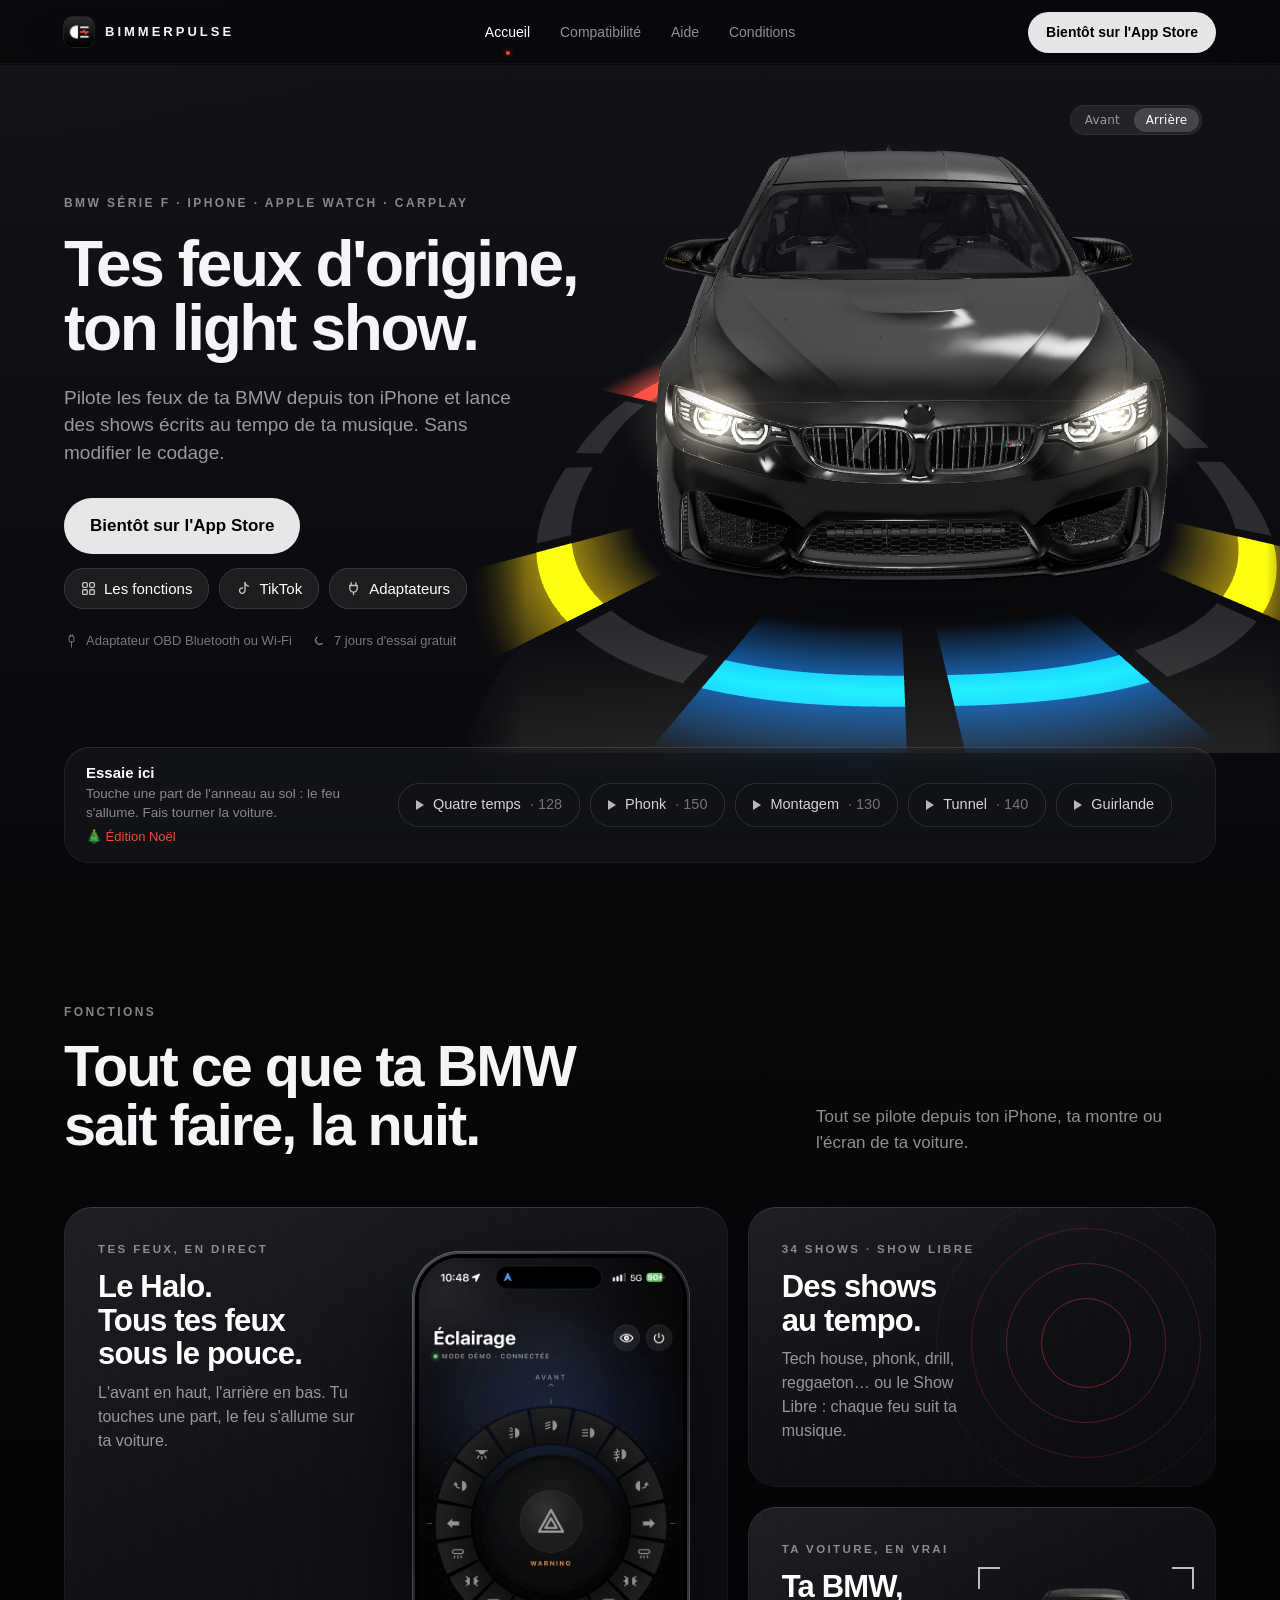
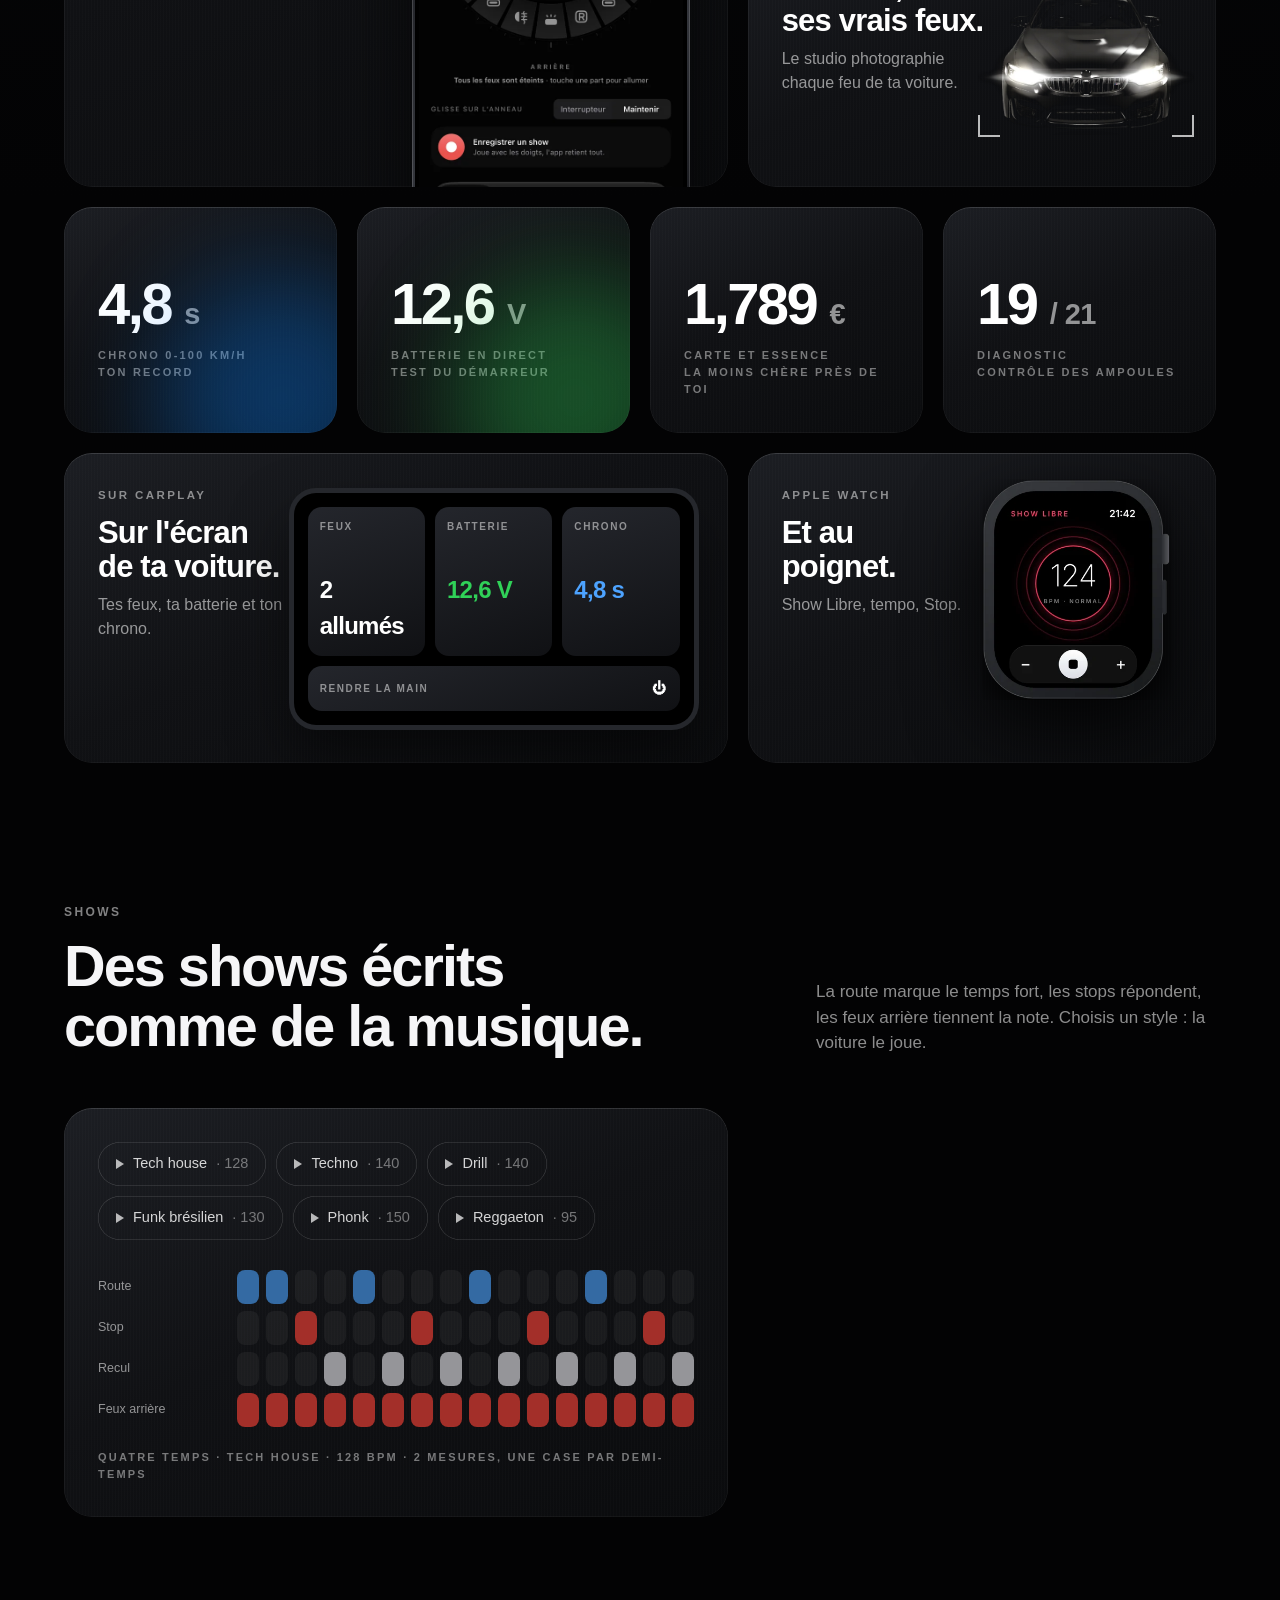
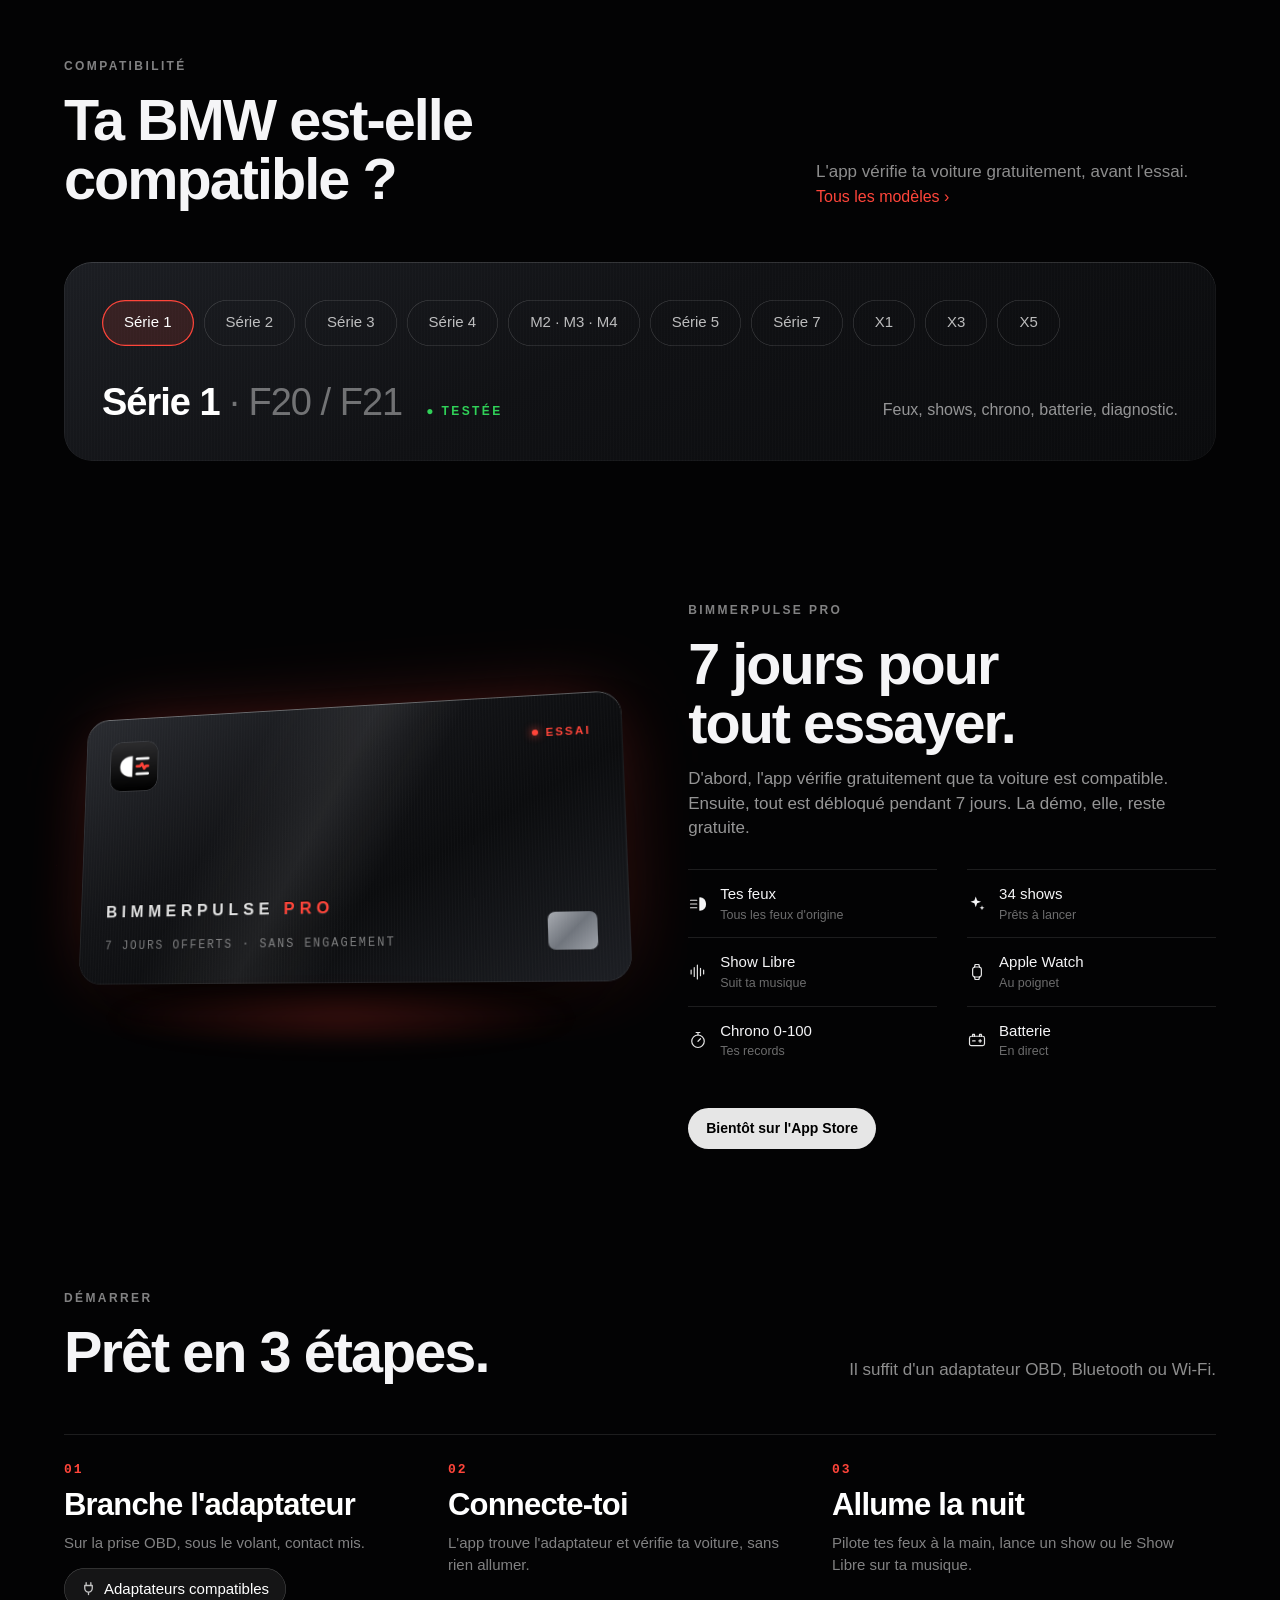
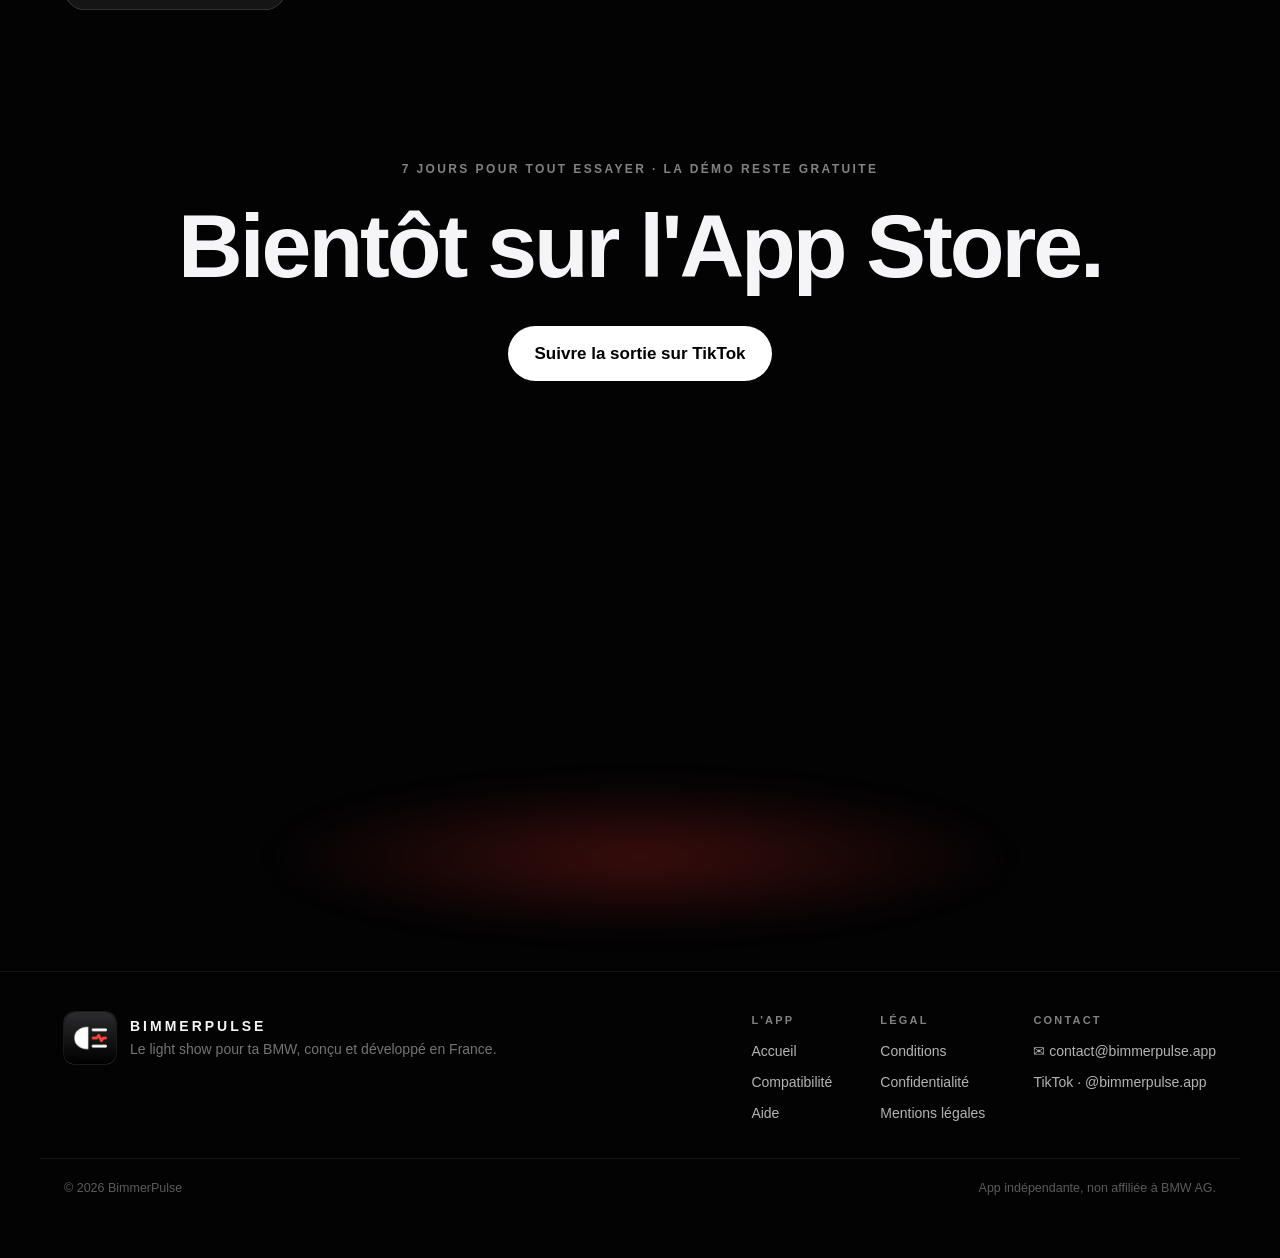
<file: index.html>
<!doctype html><html lang="fr"><head><meta charset="utf-8"><meta name="viewport" content="width=device-width,initial-scale=1"><meta http-equiv="Content-Security-Policy" content="default-src 'self'; script-src 'self' 'wasm-unsafe-eval'; style-src 'self' 'unsafe-inline'; img-src 'self' data: blob:; connect-src 'self' blob:; object-src 'none'; base-uri 'self' https://bimmerpulse.app/; form-action 'none'; upgrade-insecure-requests"><meta name="referrer" content="strict-origin-when-cross-origin"><title>BimmerPulse · Light show pour ta BMW série F</title><meta name="description" content="Pilote les feux de ta BMW série F depuis ton iPhone, lance des light shows écrits au tempo de ta musique, sans modifier le codage."><meta property="og:title" content="BimmerPulse · Light show pour ta BMW série F"><meta property="og:description" content="Pilote les feux de ta BMW série F depuis ton iPhone, lance des light shows écrits au tempo de ta musique, sans modifier le codage."><meta property="og:type" content="website"><meta property="og:url" content="https://bimmerpulse.app/"><link rel="canonical" href="https://bimmerpulse.app/"><meta property="og:image" content="https://bimmerpulse.app/assets/img/partage.jpg?v=8158f129"><meta property="og:image:width" content="1200"><meta property="og:image:height" content="630"><meta name="twitter:card" content="summary_large_image"><meta name="theme-color" content="#000000"><link rel="icon" href="assets/img/icone.png?v=67a4bd5c"><link rel="apple-touch-icon" href="assets/img/icone.png?v=67a4bd5c"><script src="assets/theme.js?v=6e162d72"></script><link rel="stylesheet" href="assets/style.css?v=6f36b2f8"></head><body><header><div class="wrap"><a class="brand" href="index.html"><img src="assets/img/icone.png?v=67a4bd5c" alt="" width="30" height="30">BimmerPulse</a><nav><a href="index.html" class="on" aria-current="page">Accueil</a><a href="compatibilite.html">Compatibilité</a><a href="aide.html">Aide</a><a href="legal.html">Conditions</a></nav><span class="cta off">Bientôt sur l'App Store</span></div></header><main class="nx rf"><section class="rf-hero"><div class="wrap">
<div class="rf-top"><div class="rf-txt"><div class="caps">BMW série F · iPhone · Apple Watch · CarPlay</div>
<h1>Tes feux d'origine,<br>ton light show.</h1>
<p class="lead">Pilote les feux de ta BMW depuis ton iPhone et lance des shows écrits au tempo de ta musique. Sans modifier le codage.</p>
<div class="nx-act"><span class="cta big off">Bientôt sur l'App Store</span></div>
<div class="rf-pills"><a class="rf-pill" href="#fonctions" aria-label="Voir les fonctions"><svg viewBox="0 0 16 16" width="15" height="15" fill="none" stroke="currentColor" stroke-width="1.4" stroke-linecap="round" stroke-linejoin="round" aria-hidden="true"><rect x="1.7" y="1.7" width="5" height="5" rx="1.3"/><rect x="9.3" y="1.7" width="5" height="5" rx="1.3"/><rect x="1.7" y="9.3" width="5" height="5" rx="1.3"/><rect x="9.3" y="9.3" width="5" height="5" rx="1.3"/></svg><span class="l">Les fonctions</span><span class="c">Fonctions</span></a><a class="rf-pill" href="https://www.tiktok.com/@bimmerpulse.app" target="_blank" rel="noopener" aria-label="Suivre la sortie sur TikTok"><svg viewBox="0 0 16 16" width="15" height="15" fill="none" stroke="currentColor" stroke-width="1.4" stroke-linecap="round" stroke-linejoin="round" aria-hidden="true"><path d="M9.6 1.8v8.4a2.9 2.9 0 1 1-2.3-2.8"/><path d="M9.6 1.8c.3 2 1.7 3.4 3.7 3.6"/></svg><span>TikTok</span></a><a class="rf-pill" href="compatibilite.html#adaptateurs" aria-label="Choisir mon adaptateur"><svg viewBox="0 0 16 16" width="15" height="15" fill="none" stroke="currentColor" stroke-width="1.4" stroke-linecap="round" stroke-linejoin="round" aria-hidden="true"><path d="M5.5 1.8v3M10.5 1.8v3M4 4.8h8v3a4 4 0 0 1-8 0zM8 11.8v2.6"/></svg><span>Adaptateurs</span></a></div>
<div class="nx-sous"><span><svg viewBox="0 0 32 32" width="15" height="15" fill="none" stroke="currentColor" stroke-width="1.9" stroke-linecap="round" stroke-linejoin="round" aria-hidden="true"><rect x="11" y="4" width="10" height="13" rx="2"/><path d="M14 4V2M18 4V2M16 17v11"/></svg>Adaptateur OBD Bluetooth ou Wi-Fi</span><span><svg viewBox="0 0 32 32" width="15" height="15" fill="none" stroke="currentColor" stroke-width="1.9" stroke-linecap="round" stroke-linejoin="round" aria-hidden="true"><path d="M22 20.5A9 9 0 0 1 11.5 6 9 9 0 1 0 22 20.5z"/></svg>7 jours d'essai gratuit</span></div></div>
<div class="rf-slot" id="slot-hero" data-a="0" data-swing="64"><div class="stage"><div class="car" role="img" aria-label="Voiture vue de face"><img class="base" data-src="assets/car/photo-front-off.webp?v=a5b0f169" alt=""><img class="lamp" data-id="f:drl-screenLeft" data-src="assets/car/photo-front-drl-screenLeft.webp?v=a40128eb" alt="" decoding="async"><img class="lamp" data-id="f:drl-screenRight" data-src="assets/car/photo-front-drl-screenRight.webp?v=353fad5e" alt="" decoding="async"><img class="lamp" data-id="f:low-screenLeft" data-src="assets/car/photo-front-low-screenLeft.webp?v=89714e93" alt="" decoding="async"><img class="lamp" data-id="f:low-screenRight" data-src="assets/car/photo-front-low-screenRight.webp?v=e4ed2316" alt="" decoding="async"><img class="lamp" data-id="f:high-screenLeft" data-src="assets/car/photo-front-high-screenLeft.webp?v=07f35456" alt="" decoding="async"><img class="lamp" data-id="f:high-screenRight" data-src="assets/car/photo-front-high-screenRight.webp?v=b7ce3f3e" alt="" decoding="async"><img class="lamp" data-id="f:fog-screenLeft" data-src="assets/car/photo-front-fog-screenLeft.webp?v=87f8d20e" alt="" decoding="async"><img class="lamp" data-id="f:fog-screenRight" data-src="assets/car/photo-front-fog-screenRight.webp?v=3f9e915f" alt="" decoding="async"><img class="lamp" data-id="f:indicator-screenLeft" data-src="assets/car/photo-front-indicator-screenLeft.webp?v=65b48d0c" alt="" decoding="async"><img class="lamp" data-id="f:indicator-screenRight" data-src="assets/car/photo-front-indicator-screenRight.webp?v=aaab76f1" alt="" decoding="async"><img class="lamp" data-id="f:interior" data-src="assets/car/photo-front-interior.webp?v=ef7b3670" alt="" decoding="async"></div><div class="car" role="img" aria-label="Voiture vue de dos"><img class="base" data-src="assets/car/photo-rear-off.webp?v=ff8c7cd8" alt=""><img class="lamp" data-id="r:tail-screenLeft" data-src="assets/car/photo-rear-tail-screenLeft.webp?v=6382d68e" alt="" decoding="async"><img class="lamp" data-id="r:tail-screenRight" data-src="assets/car/photo-rear-tail-screenRight.webp?v=645a77eb" alt="" decoding="async"><img class="lamp" data-id="r:indicator-screenLeft" data-src="assets/car/photo-rear-indicator-screenLeft.webp?v=1ed4037c" alt="" decoding="async"><img class="lamp" data-id="r:indicator-screenRight" data-src="assets/car/photo-rear-indicator-screenRight.webp?v=1c9835c5" alt="" decoding="async"><img class="lamp" data-id="r:reverse-screenLeft" data-src="assets/car/photo-rear-reverse-screenLeft.webp?v=6d0d1dee" alt="" decoding="async"><img class="lamp" data-id="r:reverse-screenRight" data-src="assets/car/photo-rear-reverse-screenRight.webp?v=0c73479a" alt="" decoding="async"><img class="lamp" data-id="r:brake" data-src="assets/car/photo-rear-brake.webp?v=7abec796" alt="" decoding="async"><img class="lamp" data-id="r:fog" data-src="assets/car/photo-rear-fog.webp?v=7f518057" alt="" decoding="async"><img class="lamp" data-id="r:interior" data-src="assets/car/photo-rear-interior.webp?v=6149547d" alt="" decoding="async"></div><canvas class="fx" aria-hidden="true"></canvas></div></div></div>
<div class="rf-halo"><svg viewBox="0 0 320 320" role="group" aria-label="Halo : les feux de la voiture"><path class="hp" data-l="low" style="--c:#0a84ff" d="M164.08 4.05A156 156 0 0 1 215.91 14.36L196.55 64.77A102 102 0 0 0 162.67 58.03Z" tabindex="0" role="button" aria-pressed="false" aria-label="Croisement"/><svg viewBox="0 0 32 32" class="hi" x="174.2" y="22.5" width="22" height="22" fill="none" stroke="currentColor" stroke-width="2.4" stroke-linecap="round" stroke-linejoin="round"><path d="M19 6c5.5 0 9 4.5 9 10s-3.5 10-9 10z" fill="currentColor"/><path d="M14 9 5 12M14 14.5 5 17.5M14 20 5 23"/></svg><path class="hp" data-l="high" style="--c:#4da3ff" d="M223.45 17.49A156 156 0 0 1 267.38 46.84L230.21 86.01A102 102 0 0 0 201.49 66.82Z" tabindex="0" role="button" aria-pressed="false" aria-label="Route"/><svg viewBox="0 0 32 32" class="hi" x="220.7" y="41.7" width="22" height="22" fill="none" stroke="currentColor" stroke-width="2.4" stroke-linecap="round" stroke-linejoin="round"><path d="M19 6c5.5 0 9 4.5 9 10s-3.5 10-9 10z" fill="currentColor"/><path d="M14 10H4M14 16H4M14 22H4"/></svg><path class="hp" data-l="drl" style="--c:#ffd60a" d="M273.16 52.62A156 156 0 0 1 302.51 96.55L253.18 118.51A102 102 0 0 0 233.99 89.79Z" tabindex="0" role="button" aria-pressed="false" aria-label="Feux de jour"/><svg viewBox="0 0 32 32" class="hi" x="256.3" y="77.3" width="22" height="22" fill="none" stroke="currentColor" stroke-width="2.4" stroke-linecap="round" stroke-linejoin="round"><path d="M19 6c5.5 0 9 4.5 9 10s-3.5 10-9 10z" fill="currentColor"/><path d="M14 8.5 9.5 6M14 13 8.5 12M14 19 8.5 20M14 23.5 9.5 26"/></svg><path class="hp" data-l="inside" style="--c:#bfd9ff" d="M305.64 104.09A156 156 0 0 1 315.95 155.92L261.97 157.33A102 102 0 0 0 255.23 123.45Z" tabindex="0" role="button" aria-pressed="false" aria-label="Intérieur"/><svg viewBox="0 0 32 32" class="hi" x="275.5" y="123.8" width="22" height="22" fill="none" stroke="currentColor" stroke-width="2.4" stroke-linecap="round" stroke-linejoin="round"><path d="M5 9h22"/><path d="M9 9.5h14a7 7 0 0 1-14 0z" fill="currentColor"/><path d="M16 21v5M10 19.5l-2.5 4M22 19.5l2.5 4"/></svg><path class="hp" data-l="indR" style="--c:#ff9f0a" d="M315.95 164.08A156 156 0 0 1 305.64 215.91L255.23 196.55A102 102 0 0 0 261.97 162.67Z" tabindex="0" role="button" aria-pressed="false" aria-label="Clignotant droit"/><svg viewBox="0 0 32 32" class="hi" x="275.5" y="174.2" width="22" height="22" fill="none" stroke="currentColor" stroke-width="2.4" stroke-linecap="round" stroke-linejoin="round"><path transform="translate(32 0) scale(-1 1)" d="M4 16 14 6v6h14v8H14v6z" fill="currentColor"/></svg><path class="hp" data-l="tail" style="--c:#ff453a" d="M302.51 223.45A156 156 0 0 1 273.16 267.38L233.99 230.21A102 102 0 0 0 253.18 201.49Z" tabindex="0" role="button" aria-pressed="false" aria-label="Feux arrière"/><svg viewBox="0 0 32 32" class="hi" x="256.3" y="220.7" width="22" height="22" fill="none" stroke="currentColor" stroke-width="2.4" stroke-linecap="round" stroke-linejoin="round"><rect x="4" y="10" width="24" height="12" rx="4"/><rect x="8" y="14" width="16" height="4" rx="2" fill="currentColor"/></svg><path class="hp" data-l="reverse" style="--c:#e9e9ee" d="M267.38 273.16A156 156 0 0 1 223.45 302.51L201.49 253.18A102 102 0 0 0 230.21 233.99Z" tabindex="0" role="button" aria-pressed="false" aria-label="Recul"/><svg viewBox="0 0 32 32" class="hi" x="220.7" y="256.3" width="22" height="22" fill="none" stroke="currentColor" stroke-width="2.4" stroke-linecap="round" stroke-linejoin="round"><rect x="5" y="5" width="22" height="22" rx="6"/><path d="M12.5 22.5v-13h5a3.8 3.8 0 0 1 0 7.6h-5M17.5 17l3.5 5.5" stroke-width="2.6"/></svg><path class="hp" data-l="brake" style="--c:#ff453a" d="M215.91 305.64A156 156 0 0 1 164.08 315.95L162.67 261.97A102 102 0 0 0 196.55 255.23Z" tabindex="0" role="button" aria-pressed="false" aria-label="Stop"/><svg viewBox="0 0 32 32" class="hi" x="174.2" y="275.5" width="22" height="22" fill="none" stroke="currentColor" stroke-width="2.4" stroke-linecap="round" stroke-linejoin="round"><rect x="4" y="11" width="24" height="12" rx="4" fill="currentColor"/><path d="M9 6.5 7.5 4M16 6V3M23 6.5 24.5 4"/></svg><path class="hp" data-l="brake" style="--c:#ff453a" d="M155.92 315.95A156 156 0 0 1 104.09 305.64L123.45 255.23A102 102 0 0 0 157.33 261.97Z" tabindex="0" role="button" aria-pressed="false" aria-label="Stop"/><svg viewBox="0 0 32 32" class="hi" x="123.8" y="275.5" width="22" height="22" fill="none" stroke="currentColor" stroke-width="2.4" stroke-linecap="round" stroke-linejoin="round"><rect x="4" y="11" width="24" height="12" rx="4" fill="currentColor"/><path d="M9 6.5 7.5 4M16 6V3M23 6.5 24.5 4"/></svg><path class="hp" data-l="reverse" style="--c:#e9e9ee" d="M96.55 302.51A156 156 0 0 1 52.62 273.16L89.79 233.99A102 102 0 0 0 118.51 253.18Z" tabindex="0" role="button" aria-pressed="false" aria-label="Recul"/><svg viewBox="0 0 32 32" class="hi" x="77.3" y="256.3" width="22" height="22" fill="none" stroke="currentColor" stroke-width="2.4" stroke-linecap="round" stroke-linejoin="round"><rect x="5" y="5" width="22" height="22" rx="6"/><path d="M12.5 22.5v-13h5a3.8 3.8 0 0 1 0 7.6h-5M17.5 17l3.5 5.5" stroke-width="2.6"/></svg><path class="hp" data-l="tail" style="--c:#ff453a" d="M46.84 267.38A156 156 0 0 1 17.49 223.45L66.82 201.49A102 102 0 0 0 86.01 230.21Z" tabindex="0" role="button" aria-pressed="false" aria-label="Feux arrière"/><svg viewBox="0 0 32 32" class="hi" x="41.7" y="220.7" width="22" height="22" fill="none" stroke="currentColor" stroke-width="2.4" stroke-linecap="round" stroke-linejoin="round"><rect x="4" y="10" width="24" height="12" rx="4"/><rect x="8" y="14" width="16" height="4" rx="2" fill="currentColor"/></svg><path class="hp" data-l="indL" style="--c:#ff9f0a" d="M14.36 215.91A156 156 0 0 1 4.05 164.08L58.03 162.67A102 102 0 0 0 64.77 196.55Z" tabindex="0" role="button" aria-pressed="false" aria-label="Clignotant gauche"/><svg viewBox="0 0 32 32" class="hi" x="22.5" y="174.2" width="22" height="22" fill="none" stroke="currentColor" stroke-width="2.4" stroke-linecap="round" stroke-linejoin="round"><path d="M4 16 14 6v6h14v8H14v6z" fill="currentColor"/></svg><path class="hp" data-l="inside" style="--c:#bfd9ff" d="M4.05 155.92A156 156 0 0 1 14.36 104.09L64.77 123.45A102 102 0 0 0 58.03 157.33Z" tabindex="0" role="button" aria-pressed="false" aria-label="Intérieur"/><svg viewBox="0 0 32 32" class="hi" x="22.5" y="123.8" width="22" height="22" fill="none" stroke="currentColor" stroke-width="2.4" stroke-linecap="round" stroke-linejoin="round"><path d="M5 9h22"/><path d="M9 9.5h14a7 7 0 0 1-14 0z" fill="currentColor"/><path d="M16 21v5M10 19.5l-2.5 4M22 19.5l2.5 4"/></svg><path class="hp" data-l="drl" style="--c:#ffd60a" d="M17.49 96.55A156 156 0 0 1 46.84 52.62L86.01 89.79A102 102 0 0 0 66.82 118.51Z" tabindex="0" role="button" aria-pressed="false" aria-label="Feux de jour"/><svg viewBox="0 0 32 32" class="hi" x="41.7" y="77.3" width="22" height="22" fill="none" stroke="currentColor" stroke-width="2.4" stroke-linecap="round" stroke-linejoin="round"><path d="M19 6c5.5 0 9 4.5 9 10s-3.5 10-9 10z" fill="currentColor"/><path d="M14 8.5 9.5 6M14 13 8.5 12M14 19 8.5 20M14 23.5 9.5 26"/></svg><path class="hp" data-l="high" style="--c:#4da3ff" d="M52.62 46.84A156 156 0 0 1 96.55 17.49L118.51 66.82A102 102 0 0 0 89.79 86.01Z" tabindex="0" role="button" aria-pressed="false" aria-label="Route"/><svg viewBox="0 0 32 32" class="hi" x="77.3" y="41.7" width="22" height="22" fill="none" stroke="currentColor" stroke-width="2.4" stroke-linecap="round" stroke-linejoin="round"><path d="M19 6c5.5 0 9 4.5 9 10s-3.5 10-9 10z" fill="currentColor"/><path d="M14 10H4M14 16H4M14 22H4"/></svg><path class="hp" data-l="low" style="--c:#0a84ff" d="M104.09 14.36A156 156 0 0 1 155.92 4.05L157.33 58.03A102 102 0 0 0 123.45 64.77Z" tabindex="0" role="button" aria-pressed="false" aria-label="Croisement"/><svg viewBox="0 0 32 32" class="hi" x="123.8" y="22.5" width="22" height="22" fill="none" stroke="currentColor" stroke-width="2.4" stroke-linecap="round" stroke-linejoin="round"><path d="M19 6c5.5 0 9 4.5 9 10s-3.5 10-9 10z" fill="currentColor"/><path d="M14 9 5 12M14 14.5 5 17.5M14 20 5 23"/></svg><circle class="hp hw" data-l="hazard" style="--c:#ff9f0a" cx="160" cy="160" r="50" tabindex="0" role="button" aria-pressed="false" aria-label="Warning"/><svg viewBox="0 0 32 32" class="hi" x="143" y="136" width="34" height="34" fill="none" stroke="currentColor" stroke-width="2.4" stroke-linecap="round" stroke-linejoin="round"><path d="M16 3.5 29 27H3z"/><path d="M16 12.5 22.2 23H9.8z"/></svg><text x="160" y="188" text-anchor="middle">WARNING</text><text x="160" y="82" text-anchor="middle">AVANT</text><text x="160" y="246" text-anchor="middle">ARRIÈRE</text></svg><div class="rf-halo-nom" aria-live="polite">Touche une part : le feu s'allume.</div></div>
<div class="rf-bar"><div class="lab"><b>Essaie ici</b><span class="rf-3d">Touche une part de l'anneau au sol : le feu s'allume. Fais tourner la voiture.</span>
<span class="rf-2d">Touche une part du Halo, ou lance un show.</span><span class="hint"></span></div>
<div class="rf-chips"><button class="rf-chip" type="button" data-show="quatre" aria-pressed="false">Quatre temps <u>· 128</u></button><button class="rf-chip" type="button" data-show="phonk" aria-pressed="false">Phonk <u>· 150</u></button><button class="rf-chip" type="button" data-show="montagem" aria-pressed="false">Montagem <u>· 130</u></button><button class="rf-chip" type="button" data-show="tunnel" aria-pressed="false">Tunnel <u>· 140</u></button><button class="rf-chip" type="button" data-show="hante" data-theme-only="halloween" aria-pressed="false" hidden>Hanté</button><button class="rf-chip" type="button" data-show="guirlande" data-theme-only="noel" aria-pressed="false" hidden>Guirlande</button><button class="rf-chip" type="button" data-show="ruban" data-theme-only="octobre-rose" aria-pressed="false" hidden>Ruban</button><button class="rf-chip" type="button" data-show="printemps" data-theme-only="paques" aria-pressed="false" hidden>Printemps</button><button class="rf-chip" type="button" data-show="compte" data-theme-only="nouvel-an" aria-pressed="false" hidden>Compte à rebours</button><button class="rf-chip" type="button" data-show="coeur" data-theme-only="saint-valentin" aria-pressed="false" hidden>Cœur</button></div></div>
<div class="rf-pads" hidden><button class="pbtn" data-l="low" style="--c:#0a84ff" aria-pressed="false"><span class="pp"><svg viewBox="0 0 32 32" width="26" height="26" fill="none" stroke="currentColor" stroke-width="2.4" stroke-linecap="round" stroke-linejoin="round"><path d="M19 6c5.5 0 9 4.5 9 10s-3.5 10-9 10z" fill="currentColor"/><path d="M14 9 5 12M14 14.5 5 17.5M14 20 5 23"/></svg></span><span class="pl">Croisement</span></button><button class="pbtn" data-l="high" style="--c:#0a84ff" aria-pressed="false"><span class="pp"><svg viewBox="0 0 32 32" width="26" height="26" fill="none" stroke="currentColor" stroke-width="2.4" stroke-linecap="round" stroke-linejoin="round"><path d="M19 6c5.5 0 9 4.5 9 10s-3.5 10-9 10z" fill="currentColor"/><path d="M14 10H4M14 16H4M14 22H4"/></svg></span><span class="pl">Route</span></button><button class="pbtn" data-l="drl" style="--c:#ffd60a" aria-pressed="false"><span class="pp"><svg viewBox="0 0 32 32" width="26" height="26" fill="none" stroke="currentColor" stroke-width="2.4" stroke-linecap="round" stroke-linejoin="round"><path d="M19 6c5.5 0 9 4.5 9 10s-3.5 10-9 10z" fill="currentColor"/><path d="M14 8.5 9.5 6M14 13 8.5 12M14 19 8.5 20M14 23.5 9.5 26"/></svg></span><span class="pl">Feux de jour</span></button><button class="pbtn" data-l="inside" style="--c:#bfd9ff" aria-pressed="false"><span class="pp"><svg viewBox="0 0 32 32" width="26" height="26" fill="none" stroke="currentColor" stroke-width="2.4" stroke-linecap="round" stroke-linejoin="round"><path d="M5 9h22"/><path d="M9 9.5h14a7 7 0 0 1-14 0z" fill="currentColor"/><path d="M16 21v5M10 19.5l-2.5 4M22 19.5l2.5 4"/></svg></span><span class="pl">Intérieur</span></button><button class="pbtn" data-l="indL" style="--c:#ff9f0a" aria-pressed="false"><span class="pp"><svg viewBox="0 0 32 32" width="26" height="26" fill="none" stroke="currentColor" stroke-width="2.4" stroke-linecap="round" stroke-linejoin="round"><path d="M4 16 14 6v6h14v8H14v6z" fill="currentColor"/></svg></span><span class="pl">Clignotant G</span></button><button class="pbtn" data-l="indR" style="--c:#ff9f0a" aria-pressed="false"><span class="pp"><span style="display:inline-flex;transform:scaleX(-1)"><svg viewBox="0 0 32 32" width="26" height="26" fill="none" stroke="currentColor" stroke-width="2.4" stroke-linecap="round" stroke-linejoin="round"><path d="M4 16 14 6v6h14v8H14v6z" fill="currentColor"/></svg></span></span><span class="pl">Clignotant D</span></button><button class="pbtn" data-l="hazard" style="--c:#ff9f0a" aria-pressed="false"><span class="pp"><svg viewBox="0 0 32 32" width="26" height="26" fill="none" stroke="currentColor" stroke-width="2.4" stroke-linecap="round" stroke-linejoin="round"><path d="M16 3.5 29 27H3z"/><path d="M16 12.5 22.2 23H9.8z"/></svg></span><span class="pl">Warning</span></button><button class="pbtn" data-l="tail" style="--c:#ff453a" aria-pressed="false"><span class="pp"><svg viewBox="0 0 32 32" width="26" height="26" fill="none" stroke="currentColor" stroke-width="2.4" stroke-linecap="round" stroke-linejoin="round"><rect x="4" y="10" width="24" height="12" rx="4"/><rect x="8" y="14" width="16" height="4" rx="2" fill="currentColor"/></svg></span><span class="pl">Feux arrière</span></button><button class="pbtn" data-l="brake" style="--c:#ff453a" aria-pressed="false"><span class="pp"><svg viewBox="0 0 32 32" width="26" height="26" fill="none" stroke="currentColor" stroke-width="2.4" stroke-linecap="round" stroke-linejoin="round"><rect x="4" y="11" width="24" height="12" rx="4" fill="currentColor"/><path d="M9 6.5 7.5 4M16 6V3M23 6.5 24.5 4"/></svg></span><span class="pl">Stop</span></button><button class="pbtn" data-l="reverse" style="--c:#aeaeb2" aria-pressed="false"><span class="pp"><svg viewBox="0 0 32 32" width="26" height="26" fill="none" stroke="currentColor" stroke-width="2.4" stroke-linecap="round" stroke-linejoin="round"><rect x="5" y="5" width="22" height="22" rx="6"/><path d="M12.5 22.5v-13h5a3.8 3.8 0 0 1 0 7.6h-5M17.5 17l3.5 5.5" stroke-width="2.6"/></svg></span><span class="pl">Recul</span></button></div>
</div></section>

<section class="rf-sec" id="fonctions"><div class="wrap">
<div class="rf-head"><div><div class="caps">Fonctions</div><h2>Tout ce que ta BMW<br>sait faire, la nuit.</h2></div>
<p>Tout se pilote depuis ton iPhone, ta montre ou l'écran de ta voiture.</p></div>
<div class="rf-grid">
<article class="rf-c rf-rev s7 tall"><div class="caps">Tes feux, en direct</div><h3>Le Halo.<br>Tous tes feux<br>sous le pouce.</h3>
<p>L'avant en haut, l'arrière en bas. Tu touches une part, le feu s'allume sur ta voiture.</p>
<div class="rf-ph"><img src="assets/img/ecran-reel-halo.webp?v=f4a10b0c" alt="Écran Éclairage de l&#x27;app : le Halo, un anneau dont chaque part allume un feu" width="600" height="1304" loading="lazy" decoding="async"></div></article>
<article class="rf-c rf-rev s5 half" style="--d:.08s"><div class="rf-rings" aria-hidden="true"><i></i><i></i><i></i><i></i></div>
<div class="caps">34 shows · Show Libre</div><h3>Des shows<br>au tempo.</h3>
<p>Tech house, phonk, drill, reggaeton… ou le Show Libre : chaque feu suit ta musique.</p></article>
<article class="rf-c rf-rev s5 half" style="--d:.16s"><div class="rf-vf" aria-hidden="true"><img src="assets/img/ecran-studio.webp?v=b93dbdbc" alt="" width="560" height="429" loading="lazy" decoding="async"><b></b><b></b><b></b><b></b></div>
<div class="caps">Ta voiture, en vrai</div><h3>Ta BMW,<br>ses vrais feux.</h3><p>Le studio photographie chaque feu de ta voiture.</p></article>
<article class="rf-c rf-rev s3 low bleu"><div class="rf-big">4,8 <small>s</small></div><div class="rf-cap">Chrono 0-100 km/h<br>ton record</div></article>
<article class="rf-c rf-rev s3 low vert" style="--d:.07s"><div class="rf-big">12,6 <small>V</small></div><div class="rf-cap">Batterie en direct<br>test du démarreur</div></article>
<article class="rf-c rf-rev s3 low" style="--d:.14s"><div class="rf-big">1,789 <small>€</small></div><div class="rf-cap">Carte et essence<br>la moins chère près de toi</div></article>
<article class="rf-c rf-rev s3 low" style="--d:.21s"><div class="rf-big">19 <small>/ 21</small></div><div class="rf-cap">Diagnostic<br>contrôle des ampoules</div></article>
<article class="rf-c rf-rev s7 mid"><div class="caps">Sur CarPlay</div><h3>Sur l'écran<br>de ta voiture.</h3><p>Tes feux, ta batterie et ton chrono.</p>
<div class="rf-cp" aria-hidden="true"><div>Feux<b>2 allumés</b></div><div>Batterie<b class="v">12,6 V</b></div><div>Chrono<b class="b">4,8 s</b></div>
<div class="l">Rendre la main<span>⏻</span></div></div></article>
<article class="rf-c rf-rev s5 mid" style="--d:.08s"><div class="caps">Apple Watch</div><h3>Et au<br>poignet.</h3><p>Show Libre, tempo, Stop.</p>
<img class="rf-wt" src="assets/img/ecran-montre-show.webp?v=bd36d2a3" alt="Apple Watch : show en cours, le tempo au centre" width="360" height="418" loading="lazy" decoding="async"></article>
</div></div></section>

<section class="rf-sec" id="shows"><div class="wrap">
<div class="rf-head"><div><div class="caps">Shows</div><h2>Des shows écrits<br>comme de la musique.</h2></div>
<p>La route marque le temps fort, les stops répondent, les feux arrière tiennent la note. Choisis un style : la voiture le joue.</p></div>
<div class="rf-grid"><div class="rf-c rf-rev s7 rf-jeu"><div class="rf-chips rf-styles"><button class="rf-chip" type="button" data-show="quatre" aria-pressed="false">Tech house <u>· 128</u></button><button class="rf-chip" type="button" data-show="tunnel" aria-pressed="false">Techno <u>· 140</u></button><button class="rf-chip" type="button" data-show="drill" aria-pressed="false">Drill <u>· 140</u></button><button class="rf-chip" type="button" data-show="montagem" aria-pressed="false">Funk brésilien <u>· 130</u></button><button class="rf-chip" type="button" data-show="phonk" aria-pressed="false">Phonk <u>· 150</u></button><button class="rf-chip" type="button" data-show="reggaeton" aria-pressed="false">Reggaeton <u>· 95</u></button></div>
<div class="rf-part" role="img" aria-label="Partition du show : une ligne par feu, une case par demi-temps"></div><div class="rf-cap rf-leg"></div></div>
<div class="s5 rf-scene"><div class="rf-slot" id="slot-shows" data-a="160" data-swing="30"></div></div></div>
</div></section>

<section class="rf-sec" id="compatible"><div class="wrap">
<div class="rf-head"><div><div class="caps">Compatibilité</div><h2>Ta BMW est-elle<br>compatible ?</h2></div>
<p>L'app vérifie ta voiture gratuitement, avant l'essai. <a class="nx-lien" href="compatibilite.html">Tous les modèles ›</a></p></div>
<div class="rf-c rf-rev rf-compat"><div class="rf-series" role="group" aria-label="Ta série"><button type="button" class="on" aria-pressed="true">Série 1</button><button type="button" class="" aria-pressed="false">Série 2</button><button type="button" class="" aria-pressed="false">Série 3</button><button type="button" class="" aria-pressed="false">Série 4</button><button type="button" class="" aria-pressed="false">M2 · M3 · M4</button><button type="button" class="" aria-pressed="false">Série 5</button><button type="button" class="" aria-pressed="false">Série 7</button><button type="button" class="" aria-pressed="false">X1</button><button type="button" class="" aria-pressed="false">X3</button><button type="button" class="" aria-pressed="false">X5</button></div><div class="rf-rep"><h3>Série 1 <span>· F20 / F21</span></h3><b class="ok">● Testée</b><p>Feux, shows, chrono, batterie, diagnostic.</p></div><div class="rf-rep" hidden><h3>Série 2 <span>· F22 / F23</span></h3><b class="ok">● Testée</b><p>Feux, shows, chrono, batterie, diagnostic.</p></div><div class="rf-rep" hidden><h3>Série 3 <span>· F30 / F31 / F34</span></h3><b class="ok">● Testée</b><p>Feux, shows, chrono, batterie, diagnostic.</p></div><div class="rf-rep" hidden><h3>Série 4 <span>· F32 / F33 / F36</span></h3><b class="ok">● Testée</b><p>Feux, shows, chrono, batterie, diagnostic.</p></div><div class="rf-rep" hidden><h3>M2 · M3 · M4 <span>· F87 / F80 / F82 / F83</span></h3><b class="ok">● Testée</b><p>Feux, shows, chrono, batterie, diagnostic.</p></div><div class="rf-rep" hidden><h3>Série 5 <span>· F10 / F11</span></h3><b class="mid">● En test</b><p>Elle devrait être compatible, mais elle n'a pas encore été testée sur ce modèle.</p></div><div class="rf-rep" hidden><h3>Série 7 <span>· F01 / F02</span></h3><b class="mid">● En test</b><p>Elle devrait être compatible, mais elle n'a pas encore été testée sur ce modèle.</p></div><div class="rf-rep" hidden><h3>X1 <span>· F48</span></h3><b class="mid">● En test</b><p>Elle devrait être compatible, mais elle n'a pas encore été testée sur ce modèle.</p></div><div class="rf-rep" hidden><h3>X3 <span>· F25</span></h3><b class="mid">● En test</b><p>Elle devrait être compatible, mais elle n'a pas encore été testée sur ce modèle.</p></div><div class="rf-rep" hidden><h3>X5 <span>· F15</span></h3><b class="mid">● En test</b><p>Elle devrait être compatible, mais elle n'a pas encore été testée sur ce modèle.</p></div></div>
</div></section>

<section class="nx-sec"><div class="wrap"><div class="nx-pro rf-rev">
<div><div class="nx-carte"><img src="assets/img/icone.png?v=67a4bd5c" alt="" width="52" height="52"><div class="etat">ESSAI</div>
<div class="nom">BIMMERPULSE <em>PRO</em></div><div class="mono">7 JOURS OFFERTS · SANS ENGAGEMENT</div><div class="puce"></div></div><div class="nx-reflet"></div></div>
<div><div class="caps">BimmerPulse Pro</div><h2>7 jours pour<br>tout essayer.</h2>
<p class="lead">D'abord, l'app vérifie gratuitement que ta voiture est compatible. Ensuite, tout est débloqué pendant 7 jours. La démo, elle, reste gratuite.</p>
<div class="nx-av"><div><svg viewBox="0 0 32 32" width="20" height="20" fill="none" stroke="rgba(255,255,255,.9)" stroke-width="1.9" stroke-linecap="round" stroke-linejoin="round" aria-hidden="true"><path d="M19 6c5.5 0 9 4.5 9 10s-3.5 10-9 10z" fill="currentColor"/><path d="M14 10H4M14 16H4M14 22H4"/></svg><span>Tes feux<small>Tous les feux d'origine</small></span></div><div><svg viewBox="0 0 32 32" width="20" height="20" fill="none" stroke="rgba(255,255,255,.9)" stroke-width="1.9" stroke-linecap="round" stroke-linejoin="round" aria-hidden="true"><path d="M14 4l2.2 6.3L22.5 12.5 16.2 14.7 14 21l-2.2-6.3L5.5 12.5l6.3-2.2z" fill="currentColor" stroke="none"/><path d="M24 18l1 3 3 1-3 1-1 3-1-3-3-1 3-1z" fill="currentColor" stroke="none"/></svg><span>34 shows<small>Prêts à lancer</small></span></div><div><svg viewBox="0 0 32 32" width="20" height="20" fill="none" stroke="rgba(255,255,255,.9)" stroke-width="1.9" stroke-linecap="round" stroke-linejoin="round" aria-hidden="true"><path d="M5 13v6M10 9v14M15 5v22M20 10v12M25 13v6"/></svg><span>Show Libre<small>Suit ta musique</small></span></div><div><svg viewBox="0 0 32 32" width="20" height="20" fill="none" stroke="rgba(255,255,255,.9)" stroke-width="1.9" stroke-linecap="round" stroke-linejoin="round" aria-hidden="true"><rect x="9" y="8" width="14" height="16" rx="4"/><path d="M12 8l1-4h6l1 4M12 24l1 4h6l1-4"/></svg><span>Apple Watch<small>Au poignet</small></span></div><div><svg viewBox="0 0 32 32" width="20" height="20" fill="none" stroke="rgba(255,255,255,.9)" stroke-width="1.9" stroke-linecap="round" stroke-linejoin="round" aria-hidden="true"><circle cx="16" cy="18" r="10"/><path d="M16 18l4-4M13 4h6M16 4v4"/></svg><span>Chrono 0-100<small>Tes records</small></span></div><div><svg viewBox="0 0 32 32" width="20" height="20" fill="none" stroke="rgba(255,255,255,.9)" stroke-width="1.9" stroke-linecap="round" stroke-linejoin="round" aria-hidden="true"><rect x="4" y="10" width="24" height="15" rx="3"/><path d="M9 10V7h3v3M20 10V7h3v3M9 17.5h4M19 17.5h4M21 15.5v4"/></svg><span>Batterie<small>En direct</small></span></div></div><span class="cta off">Bientôt sur l'App Store</span></div>
</div></div></section>
<section class="nx-sec"><div class="wrap">
<div class="rf-head"><div><div class="caps">Démarrer</div><h2>Prêt en 3 étapes.</h2></div><p>Il suffit d'un adaptateur OBD, Bluetooth ou Wi-Fi.</p></div>
<div class="nx-etapes rf-rev"><div><div class="n">01</div><h3>Branche l'adaptateur</h3><p>Sur la prise OBD, sous le volant, contact mis.</p>
<a class="rf-pill" href="compatibilite.html#adaptateurs" aria-label="Voir les adaptateurs compatibles"><svg viewBox="0 0 16 16" width="15" height="15" fill="none" stroke="currentColor" stroke-width="1.4" stroke-linecap="round" stroke-linejoin="round" aria-hidden="true"><path d="M5.5 1.8v3M10.5 1.8v3M4 4.8h8v3a4 4 0 0 1-8 0zM8 11.8v2.6"/></svg><span>Adaptateurs compatibles</span></a></div>
<div><div class="n">02</div><h3>Connecte-toi</h3><p>L'app trouve l'adaptateur et vérifie ta voiture, sans rien allumer.</p></div>
<div><div class="n">03</div><h3>Allume la nuit</h3><p>Pilote tes feux à la main, lance un show ou le Show Libre sur ta musique.</p></div></div>
</div></section>

<section class="rf-fin"><div class="wrap"><div class="caps">7 jours pour tout essayer · la démo reste gratuite</div>
<h2>Bientôt sur l'App Store.</h2>
<a class="cta big" href="https://www.tiktok.com/@bimmerpulse.app" target="_blank" rel="noopener">Suivre la sortie sur TikTok</a>
<div class="rf-slot" id="slot-fin" data-a="180" data-swing="-26" data-feux="drl tail brake"></div></div></section></main><footer><div class="wrap ftop"><div class="fbrand"><img src="assets/img/icone.png?v=67a4bd5c" alt="" width="52" height="52"><div><b>BimmerPulse</b><p>Le light show pour ta BMW, conçu et développé en France.</p></div></div><nav class="fcols" aria-label="Liens du site"><div><h4>L'app</h4><a href="index.html">Accueil</a><a href="compatibilite.html">Compatibilité</a><a href="aide.html">Aide</a></div><div><h4>Légal</h4><a href="legal.html#conditions">Conditions</a><a href="legal.html#confidentialite">Confidentialité</a><a href="legal.html#mentions-legales">Mentions légales</a></div><div class="fcontact"><h4>Contact</h4><a class="fmail" href="mailto:contact@bimmerpulse.app">✉︎ contact@bimmerpulse.app</a><a href="https://www.tiktok.com/@bimmerpulse.app" target="_blank" rel="noopener">TikTok · @bimmerpulse.app</a></div></nav></div><div class="wrap fbottom"><span>© 2026 BimmerPulse</span><span>App indépendante, non affiliée à BMW AG.</span></div></footer><script src="assets/nav.js?v=f65d84e5"></script><script src="assets/demo.js?v=8eb8e0d5"></script><script src="assets/car3d.js?v=43e0ba81" data-modele="assets/m4.glb?v=6f185100"></script><script src="assets/car360.js?v=414cc974" data-v="134672e5"></script><script src="assets/refonte.js?v=e7741b8b"></script></body></html>
</file>
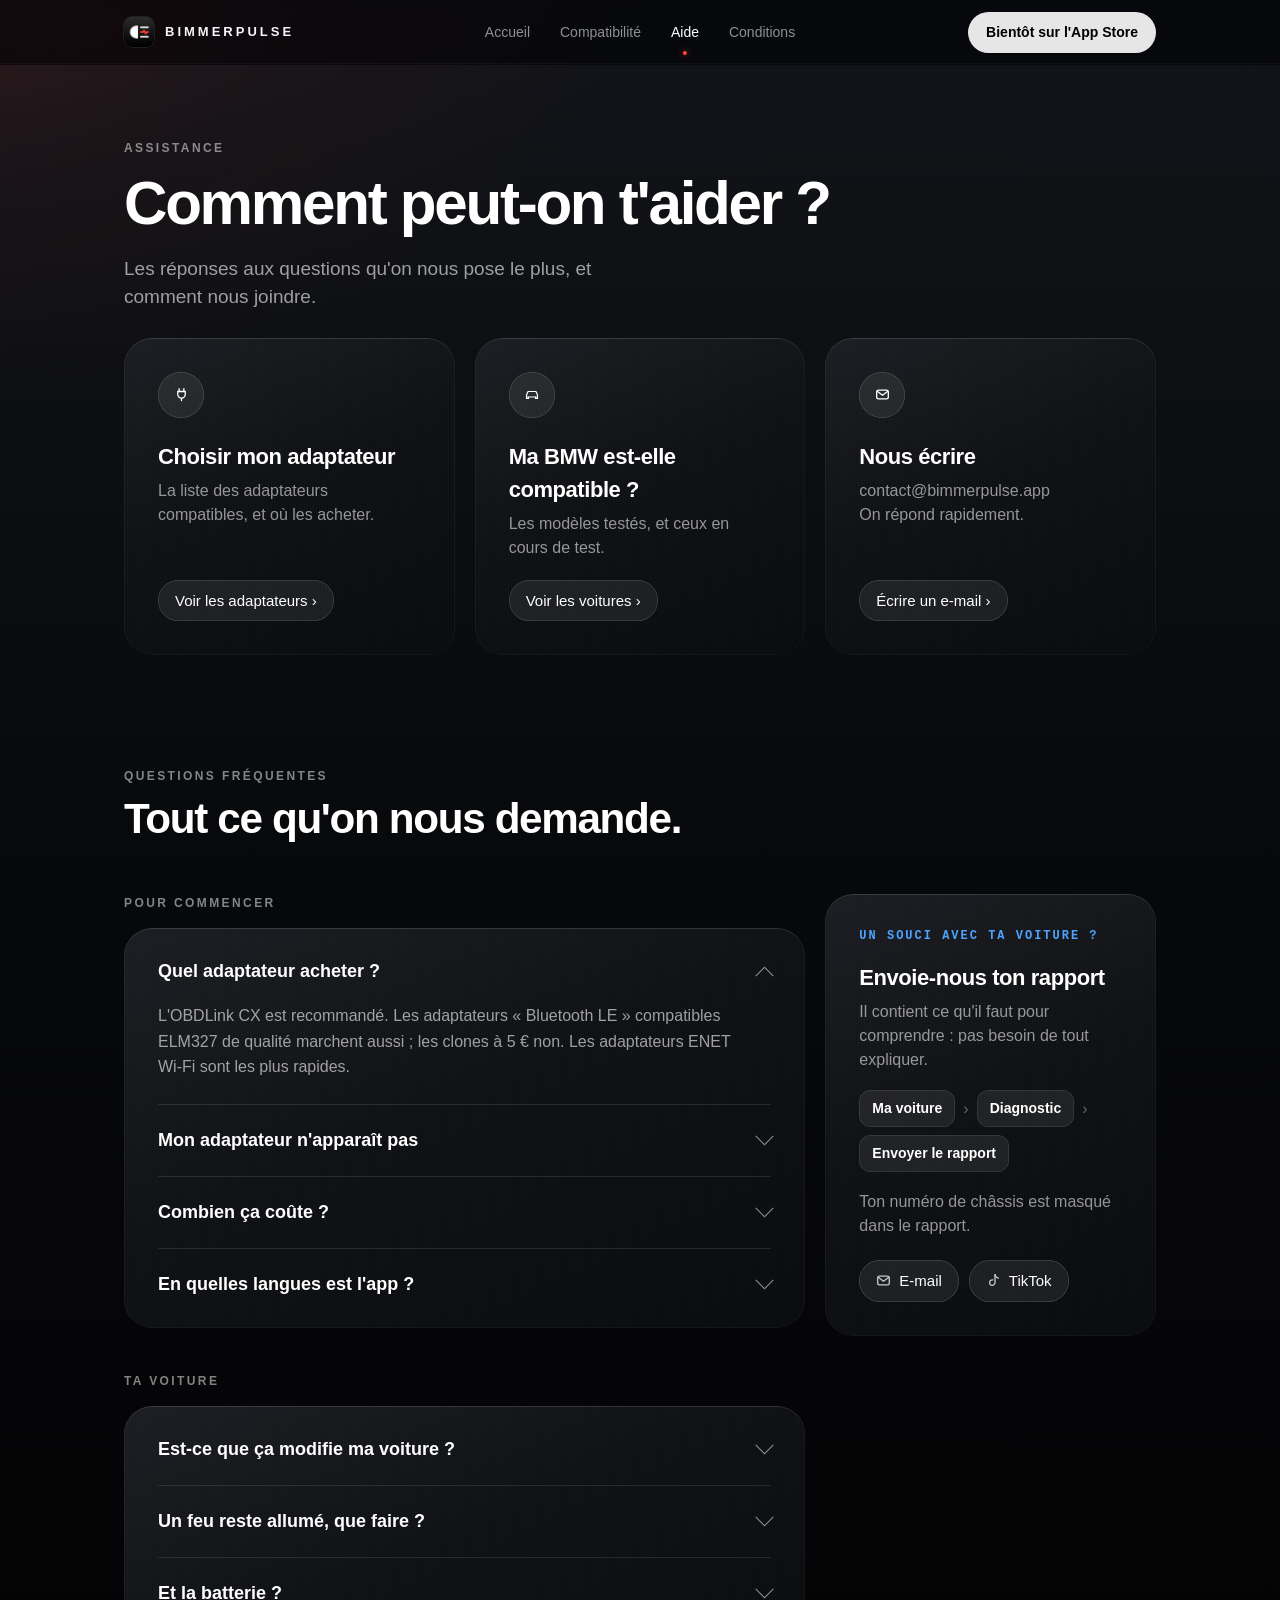
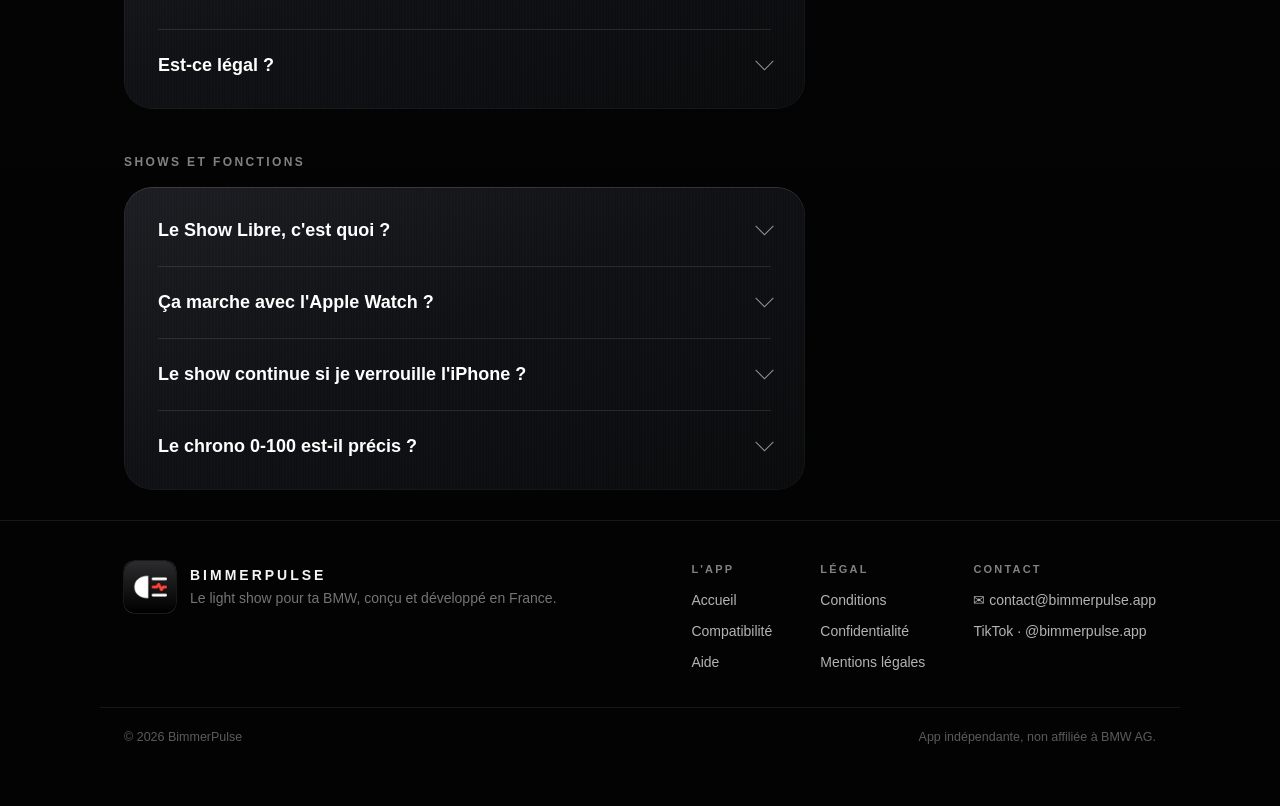
<file: aide.html>
<!doctype html><html lang="fr"><head><meta charset="utf-8"><meta name="viewport" content="width=device-width,initial-scale=1"><meta http-equiv="Content-Security-Policy" content="default-src 'self'; script-src 'self' 'wasm-unsafe-eval'; style-src 'self' 'unsafe-inline'; img-src 'self' data: blob:; connect-src 'self' blob:; object-src 'none'; base-uri 'self' https://bimmerpulse.app/; form-action 'none'; upgrade-insecure-requests"><meta name="referrer" content="strict-origin-when-cross-origin"><title>BimmerPulse · Aide</title><meta name="description" content="Questions fréquentes et contact pour BimmerPulse."><meta property="og:title" content="BimmerPulse · Aide"><meta property="og:description" content="Questions fréquentes et contact pour BimmerPulse."><meta property="og:type" content="website"><meta property="og:url" content="https://bimmerpulse.app/aide.html"><link rel="canonical" href="https://bimmerpulse.app/aide.html"><meta property="og:image" content="https://bimmerpulse.app/assets/img/partage.jpg?v=8158f129"><meta property="og:image:width" content="1200"><meta property="og:image:height" content="630"><meta name="twitter:card" content="summary_large_image"><meta name="theme-color" content="#000000"><link rel="icon" href="assets/img/icone.png?v=67a4bd5c"><link rel="apple-touch-icon" href="assets/img/icone.png?v=67a4bd5c"><script src="assets/theme.js?v=6e162d72"></script><link rel="stylesheet" href="assets/style.css?v=6f36b2f8"></head><body><header><div class="wrap"><a class="brand" href="index.html"><img src="assets/img/icone.png?v=67a4bd5c" alt="" width="30" height="30">BimmerPulse</a><nav><a href="index.html">Accueil</a><a href="compatibilite.html">Compatibilité</a><a href="aide.html" class="on" aria-current="page">Aide</a><a href="legal.html">Conditions</a></nav><span class="cta off">Bientôt sur l'App Store</span></div></header><main class="nx rp"><div class="wrap">
<section class="rp-hero"><div class="caps">Assistance</div><h1>Comment peut-on t'aider&nbsp;?</h1>
<p class="lead">Les réponses aux questions qu'on nous pose le plus, et comment nous joindre.</p></section>
<div class="rf-grid rp-rapides">
<a class="rf-c s4 rp-quick" href="compatibilite.html#adaptateurs"><span class="ic"><svg viewBox="0 0 16 16" width="15" height="15" stroke-width="1.4" fill="none" stroke="currentColor" stroke-linecap="round" stroke-linejoin="round" aria-hidden="true"><path d="M5.5 1.8v3M10.5 1.8v3M4 4.8h8v3a4 4 0 0 1-8 0zM8 11.8v2.6"/></svg></span><h3>Choisir mon adaptateur</h3><p>La liste des adaptateurs compatibles, et où les acheter.</p><span class="rf-pill"><span class="l">Voir les adaptateurs ›</span><span class="c">›</span></span></a>
<a class="rf-c s4 rp-quick" href="compatibilite.html"><span class="ic"><svg viewBox="0 0 32 32" width="16" height="16" stroke-width="2.4" fill="none" stroke="currentColor" stroke-linecap="round" stroke-linejoin="round" aria-hidden="true"><path d="M5 20v-4l3-7h16l3 7v4z"/><path d="M5 20v3h4v-3M23 20v3h4v-3"/></svg></span><h3>Ma BMW est-elle compatible&nbsp;?</h3><p>Les modèles testés, et ceux en cours de test.</p><span class="rf-pill"><span class="l">Voir les voitures ›</span><span class="c">›</span></span></a>
<a class="rf-c s4 rp-quick" href="mailto:contact@bimmerpulse.app"><span class="ic"><svg viewBox="0 0 16 16" width="15" height="15" stroke-width="1.4" fill="none" stroke="currentColor" stroke-linecap="round" stroke-linejoin="round" aria-hidden="true"><rect x="1.8" y="3.3" width="12.4" height="9.4" rx="2"/><path d="M2.4 4.6l5.6 4.2 5.6-4.2"/></svg></span><h3>Nous écrire</h3><p>contact@bimmerpulse.app<br>On répond rapidement.</p><span class="rf-pill"><span class="l">Écrire un e-mail ›</span><span class="c">›</span></span></a>
</div>
<section class="rf-sec"><div class="rf-head"><div><div class="caps">Questions fréquentes</div><h2>Tout ce qu'on nous demande.</h2></div></div>
<div class="rf-grid"><div class="s8"><div class="caps rp-groupe">Pour commencer</div><div class="rf-c rp-faq"><details open><summary>Quel adaptateur acheter&nbsp;?</summary><p>L&#x27;OBDLink CX est recommandé. Les adaptateurs «&nbsp;Bluetooth LE&nbsp;» compatibles ELM327 de qualité marchent aussi&nbsp;; les clones à 5 € non. Les adaptateurs ENET Wi-Fi sont les plus rapides.</p></details><details><summary>Mon adaptateur n&#x27;apparaît pas</summary><p>Vérifie qu&#x27;il est bien branché sur la prise OBD (sous le volant), que le contact est mis et que le Bluetooth de l&#x27;iPhone est activé. N&#x27;appaire pas l&#x27;adaptateur dans les réglages Bluetooth de l&#x27;iPhone&nbsp;: c&#x27;est l&#x27;app qui s&#x27;y connecte.</p></details><details><summary>Combien ça coûte&nbsp;?</summary><p>La démo est gratuite, sans voiture. Sur ta BMW, l&#x27;app vérifie d&#x27;abord gratuitement que ta voiture est compatible, puis tu as 7 jours d&#x27;essai gratuit avec tout inclus. Ensuite, tu choisis ta formule dans l&#x27;app (au mois, à l&#x27;année ou à vie). Sans pub. Un rappel te prévient 2 jours avant la fin de l&#x27;essai, et tu peux annuler quand tu veux dans les réglages de ton iPhone.</p></details><details><summary>En quelles langues est l&#x27;app&nbsp;?</summary><p>Français, anglais, espagnol et allemand. L&#x27;app prend toute seule la langue de ton iPhone.</p></details></div><div class="caps rp-groupe">Ta voiture</div><div class="rf-c rp-faq"><details><summary>Est-ce que ça modifie ma voiture&nbsp;?</summary><p>Non. L&#x27;app n&#x27;écrit jamais dans le codage&nbsp;: elle envoie des commandes d&#x27;éclairage temporaires, comme un outil d&#x27;atelier. Les feux reviennent à la normale à la fin d&#x27;un show.</p></details><details><summary>Un feu reste allumé, que faire&nbsp;?</summary><p>Touche «&nbsp;Rendre la main à la voiture&nbsp;» dans l&#x27;app. Sinon, coupe puis remets le contact.</p></details><details><summary>Et la batterie&nbsp;?</summary><p>Garde le moteur tournant ou un chargeur branché pendant les shows&nbsp;: la batterie se décharge vite. L&#x27;app affiche sa tension en direct (avec sa charge et sa santé quand la voiture les donne) et prévient sous 12 V.</p></details><details><summary>Est-ce légal&nbsp;?</summary><p>Utilise l&#x27;app uniquement à l&#x27;arrêt, sur une propriété privée. Faire clignoter ses feux sur la voie publique peut être interdit et éblouir.</p></details></div><div class="caps rp-groupe">Shows et fonctions</div><div class="rf-c rp-faq"><details><summary>Le Show Libre, c&#x27;est quoi&nbsp;?</summary><p>Un show sans séquence&nbsp;: l&#x27;iPhone écoute la musique au micro et chaque feu réagit à sa partie (basses, voix, cymbales, drops, passages calmes). Tu choisis l&#x27;intensité et les feux qui participent. Le son n&#x27;est ni enregistré ni envoyé.</p></details><details><summary>Ça marche avec l&#x27;Apple Watch&nbsp;?</summary><p>Oui. L&#x27;app montre s&#x27;installe avec l&#x27;app iPhone et lui sert de télécommande&nbsp;: Show Libre, warning, appel de phares, tes shows et Stop. L&#x27;iPhone doit rester près de toi&nbsp;: c&#x27;est lui qui est connecté à la voiture.</p></details><details><summary>Le show continue si je verrouille l&#x27;iPhone&nbsp;?</summary><p>Oui, si l&#x27;option est activée (elle l&#x27;est par défaut). Il s&#x27;arrête tout seul si la voiture se met à rouler, si la connexion est perdue ou au bout de la durée maximale que tu choisis.</p></details><details><summary>Le chrono 0-100 est-il précis&nbsp;?</summary><p>Il lit la vitesse directement dans la voiture (calculateur moteur ou capteurs des roues, l&#x27;app choisit la source la plus rapide) et calcule le passage exact entre deux lectures. À utiliser uniquement sur circuit ou route fermée.</p></details></div></div>
<aside class="rf-c s4 rp-cote"><div class="pas">Un souci avec ta voiture&nbsp;?</div><h3>Envoie-nous ton rapport</h3>
<p>Il contient ce qu'il faut pour comprendre&nbsp;: pas besoin de tout expliquer.</p>
<div class="rp-chemin"><span>Ma voiture</span><i>›</i><span>Diagnostic</span><i>›</i><span>Envoyer le rapport</span></div>
<p>Ton numéro de châssis est masqué dans le rapport.</p>
<div class="rf-pills"><a class="rf-pill" href="mailto:contact@bimmerpulse.app"><svg viewBox="0 0 16 16" width="15" height="15" stroke-width="1.4" fill="none" stroke="currentColor" stroke-linecap="round" stroke-linejoin="round" aria-hidden="true"><rect x="1.8" y="3.3" width="12.4" height="9.4" rx="2"/><path d="M2.4 4.6l5.6 4.2 5.6-4.2"/></svg><span>E-mail</span></a><a class="rf-pill" href="https://www.tiktok.com/@bimmerpulse.app" target="_blank" rel="noopener"><svg viewBox="0 0 16 16" width="15" height="15" stroke-width="1.4" fill="none" stroke="currentColor" stroke-linecap="round" stroke-linejoin="round" aria-hidden="true"><path d="M9.6 1.8v8.4a2.9 2.9 0 1 1-2.3-2.8"/><path d="M9.6 1.8c.3 2 1.7 3.4 3.7 3.6"/></svg><span>TikTok</span></a></div></aside></div></section>
</div></main><footer><div class="wrap ftop"><div class="fbrand"><img src="assets/img/icone.png?v=67a4bd5c" alt="" width="52" height="52"><div><b>BimmerPulse</b><p>Le light show pour ta BMW, conçu et développé en France.</p></div></div><nav class="fcols" aria-label="Liens du site"><div><h4>L'app</h4><a href="index.html">Accueil</a><a href="compatibilite.html">Compatibilité</a><a href="aide.html">Aide</a></div><div><h4>Légal</h4><a href="legal.html#conditions">Conditions</a><a href="legal.html#confidentialite">Confidentialité</a><a href="legal.html#mentions-legales">Mentions légales</a></div><div class="fcontact"><h4>Contact</h4><a class="fmail" href="mailto:contact@bimmerpulse.app">✉︎ contact@bimmerpulse.app</a><a href="https://www.tiktok.com/@bimmerpulse.app" target="_blank" rel="noopener">TikTok · @bimmerpulse.app</a></div></nav></div><div class="wrap fbottom"><span>© 2026 BimmerPulse</span><span>App indépendante, non affiliée à BMW AG.</span></div></footer><script src="assets/nav.js?v=f65d84e5"></script></body></html>
</file>
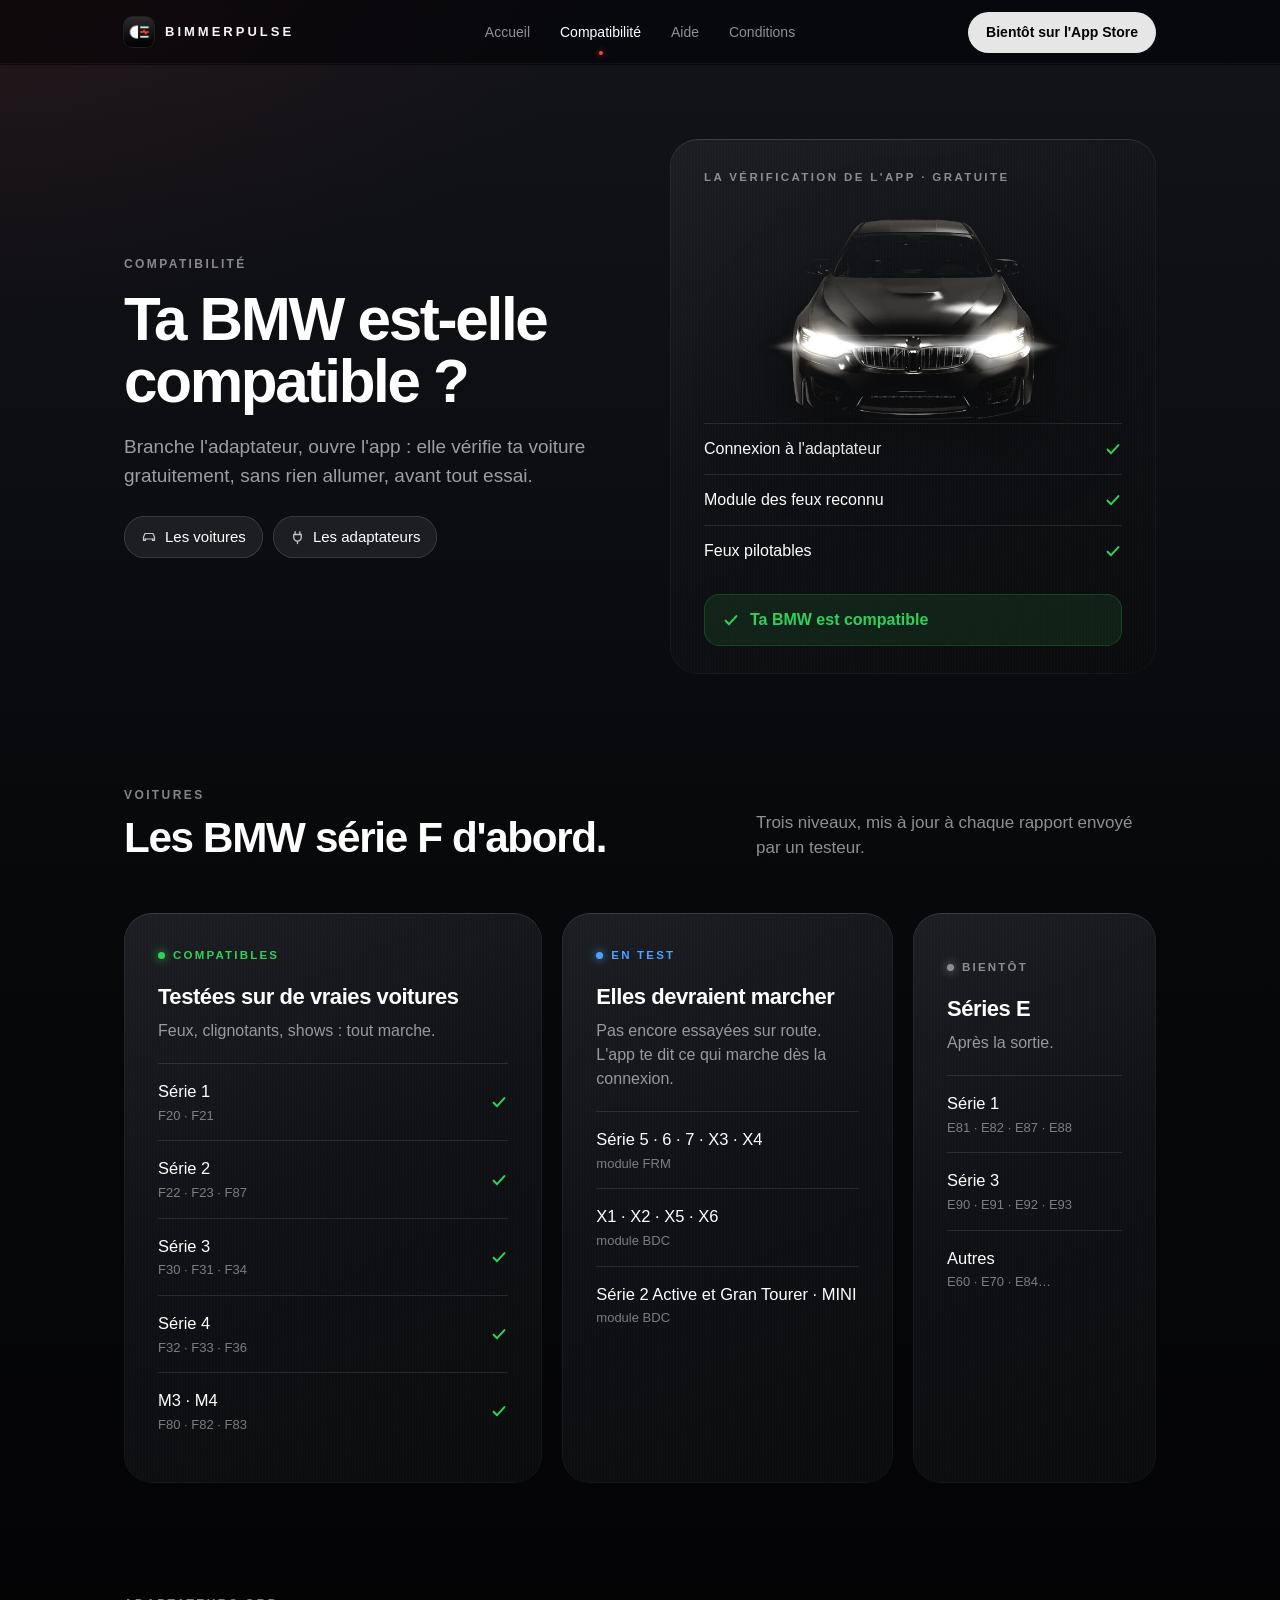
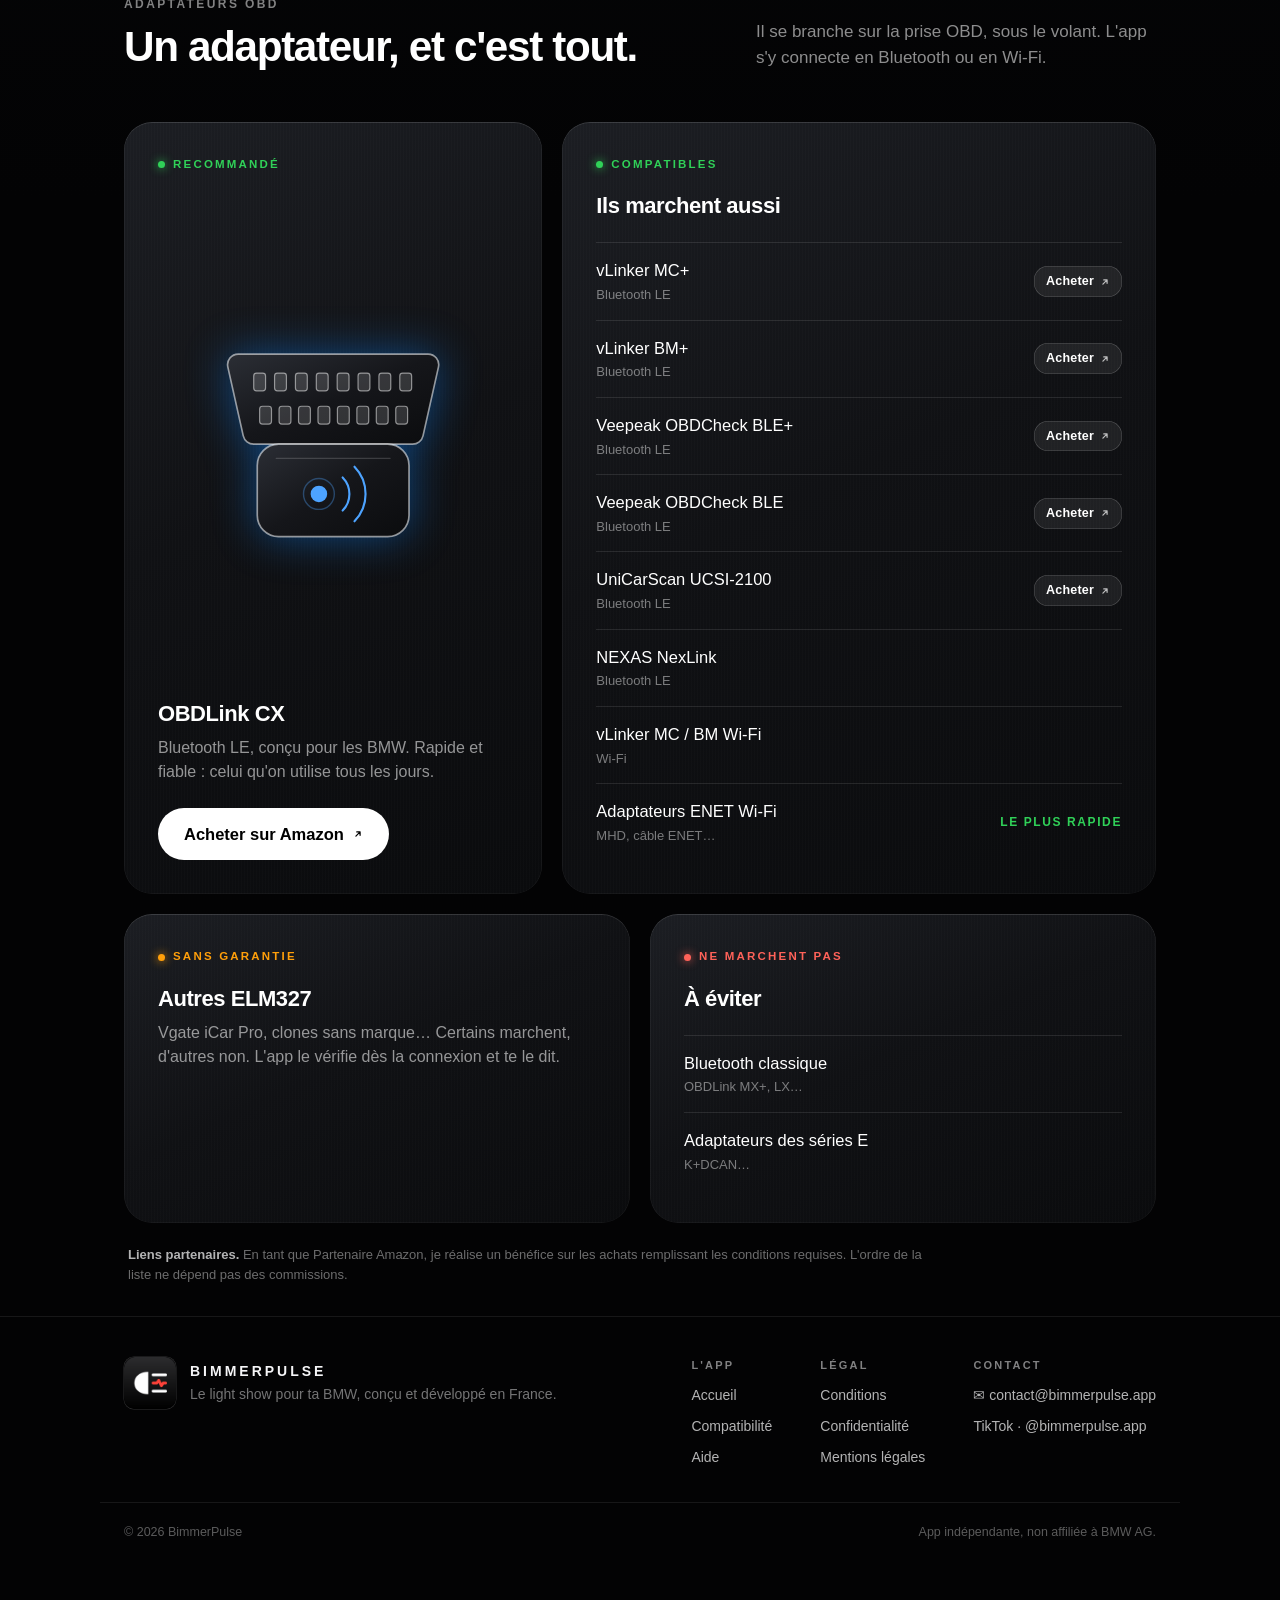
<file: compatibilite.html>
<!doctype html><html lang="fr"><head><meta charset="utf-8"><meta name="viewport" content="width=device-width,initial-scale=1"><meta http-equiv="Content-Security-Policy" content="default-src 'self'; script-src 'self' 'wasm-unsafe-eval'; style-src 'self' 'unsafe-inline'; img-src 'self' data: blob:; connect-src 'self' blob:; object-src 'none'; base-uri 'self' https://bimmerpulse.app/; form-action 'none'; upgrade-insecure-requests"><meta name="referrer" content="strict-origin-when-cross-origin"><title>BimmerPulse · Compatibilité</title><meta name="description" content="Voitures BMW série F et adaptateurs OBD compatibles avec BimmerPulse."><meta property="og:title" content="BimmerPulse · Compatibilité"><meta property="og:description" content="Voitures BMW série F et adaptateurs OBD compatibles avec BimmerPulse."><meta property="og:type" content="website"><meta property="og:url" content="https://bimmerpulse.app/compatibilite.html"><link rel="canonical" href="https://bimmerpulse.app/compatibilite.html"><meta property="og:image" content="https://bimmerpulse.app/assets/img/partage.jpg?v=8158f129"><meta property="og:image:width" content="1200"><meta property="og:image:height" content="630"><meta name="twitter:card" content="summary_large_image"><meta name="theme-color" content="#000000"><link rel="icon" href="assets/img/icone.png?v=67a4bd5c"><link rel="apple-touch-icon" href="assets/img/icone.png?v=67a4bd5c"><script src="assets/theme.js?v=6e162d72"></script><link rel="stylesheet" href="assets/style.css?v=6f36b2f8"></head><body><header><div class="wrap"><a class="brand" href="index.html"><img src="assets/img/icone.png?v=67a4bd5c" alt="" width="30" height="30">BimmerPulse</a><nav><a href="index.html">Accueil</a><a href="compatibilite.html" class="on" aria-current="page">Compatibilité</a><a href="aide.html">Aide</a><a href="legal.html">Conditions</a></nav><span class="cta off">Bientôt sur l'App Store</span></div></header><main class="nx rp"><div class="wrap">
<section class="rp-hero rp-2"><div><div class="caps">Compatibilité</div><h1>Ta BMW est-elle compatible&nbsp;?</h1>
<p class="lead">Branche l'adaptateur, ouvre l'app&nbsp;: elle vérifie ta voiture gratuitement, sans rien allumer, avant tout essai.</p>
<div class="rf-pills"><a class="rf-pill" href="#voitures"><svg viewBox="0 0 32 32" width="16" height="16" stroke-width="2.4" fill="none" stroke="currentColor" stroke-linecap="round" stroke-linejoin="round" aria-hidden="true"><path d="M5 20v-4l3-7h16l3 7v4z"/><path d="M5 20v3h4v-3M23 20v3h4v-3"/></svg><span>Les voitures</span></a><a class="rf-pill" href="#adaptateurs"><svg viewBox="0 0 16 16" width="15" height="15" stroke-width="1.4" fill="none" stroke="currentColor" stroke-linecap="round" stroke-linejoin="round" aria-hidden="true"><path d="M5.5 1.8v3M10.5 1.8v3M4 4.8h8v3a4 4 0 0 1-8 0zM8 11.8v2.6"/></svg><span>Les adaptateurs</span></a></div></div>
<div class="rf-c rp-verif"><div class="caps">La vérification de l'app · gratuite</div>
<img src="assets/img/ecran-studio.webp?v=b93dbdbc" width="560" height="429" alt="" decoding="async">
<div class="rp-row"><span>Connexion à l&#x27;adaptateur</span><svg class="ck" viewBox="0 0 16 16" width="18" height="18" stroke-width="1.8" fill="none" stroke="currentColor" stroke-linecap="round" stroke-linejoin="round" aria-hidden="true"><path d="M3.2 8.6l3.1 3.1 6.5-7.2"/></svg></div><div class="rp-row"><span>Module des feux reconnu</span><svg class="ck" viewBox="0 0 16 16" width="18" height="18" stroke-width="1.8" fill="none" stroke="currentColor" stroke-linecap="round" stroke-linejoin="round" aria-hidden="true"><path d="M3.2 8.6l3.1 3.1 6.5-7.2"/></svg></div><div class="rp-row"><span>Feux pilotables</span><svg class="ck" viewBox="0 0 16 16" width="18" height="18" stroke-width="1.8" fill="none" stroke="currentColor" stroke-linecap="round" stroke-linejoin="round" aria-hidden="true"><path d="M3.2 8.6l3.1 3.1 6.5-7.2"/></svg></div>
<div class="rp-verdict"><svg class="ck" viewBox="0 0 16 16" width="18" height="18" stroke-width="1.8" fill="none" stroke="currentColor" stroke-linecap="round" stroke-linejoin="round" aria-hidden="true"><path d="M3.2 8.6l3.1 3.1 6.5-7.2"/></svg>Ta BMW est compatible</div></div></section>

<section class="rf-sec" id="voitures"><div class="rf-head"><div><div class="caps">Voitures</div><h2>Les BMW série F d'abord.</h2></div>
<p>Trois niveaux, mis à jour à chaque rapport envoyé par un testeur.</p></div>
<div class="rf-grid">
<div class="rf-c s5"><b class="rp-tag ok"><i></i>Compatibles</b><h3>Testées sur de vraies voitures</h3><p>Feux, clignotants, shows&nbsp;: tout marche.</p><div class="rp-rows"><div class="rp-row"><span>Série 1<small>F20 · F21</small></span><svg class="ck" viewBox="0 0 16 16" width="18" height="18" stroke-width="1.8" fill="none" stroke="currentColor" stroke-linecap="round" stroke-linejoin="round" aria-hidden="true"><path d="M3.2 8.6l3.1 3.1 6.5-7.2"/></svg></div><div class="rp-row"><span>Série 2<small>F22 · F23 · F87</small></span><svg class="ck" viewBox="0 0 16 16" width="18" height="18" stroke-width="1.8" fill="none" stroke="currentColor" stroke-linecap="round" stroke-linejoin="round" aria-hidden="true"><path d="M3.2 8.6l3.1 3.1 6.5-7.2"/></svg></div><div class="rp-row"><span>Série 3<small>F30 · F31 · F34</small></span><svg class="ck" viewBox="0 0 16 16" width="18" height="18" stroke-width="1.8" fill="none" stroke="currentColor" stroke-linecap="round" stroke-linejoin="round" aria-hidden="true"><path d="M3.2 8.6l3.1 3.1 6.5-7.2"/></svg></div><div class="rp-row"><span>Série 4<small>F32 · F33 · F36</small></span><svg class="ck" viewBox="0 0 16 16" width="18" height="18" stroke-width="1.8" fill="none" stroke="currentColor" stroke-linecap="round" stroke-linejoin="round" aria-hidden="true"><path d="M3.2 8.6l3.1 3.1 6.5-7.2"/></svg></div><div class="rp-row"><span>M3 · M4<small>F80 · F82 · F83</small></span><svg class="ck" viewBox="0 0 16 16" width="18" height="18" stroke-width="1.8" fill="none" stroke="currentColor" stroke-linecap="round" stroke-linejoin="round" aria-hidden="true"><path d="M3.2 8.6l3.1 3.1 6.5-7.2"/></svg></div></div></div>
<div class="rf-c s4"><b class="rp-tag mid"><i></i>En test</b><h3>Elles devraient marcher</h3><p>Pas encore essayées sur route. L'app te dit ce qui marche dès la connexion.</p><div class="rp-rows"><div class="rp-row"><span>Série 5 · 6 · 7 · X3 · X4<small>module FRM</small></span></div><div class="rp-row"><span>X1 · X2 · X5 · X6<small>module BDC</small></span></div><div class="rp-row"><span>Série 2 Active et Gran Tourer · MINI<small>module BDC</small></span></div></div></div>
<div class="rf-c s3"><b class="rp-tag soon"><i></i>Bientôt</b><h3>Séries E</h3><p>Après la sortie.</p><div class="rp-rows"><div class="rp-row"><span>Série 1<small>E81 · E82 · E87 · E88</small></span></div><div class="rp-row"><span>Série 3<small>E90 · E91 · E92 · E93</small></span></div><div class="rp-row"><span>Autres<small>E60 · E70 · E84…</small></span></div></div></div>
</div></section>

<section class="rf-sec" id="adaptateurs"><div class="rf-head"><div><div class="caps">Adaptateurs OBD</div><h2>Un adaptateur, et c'est tout.</h2></div>
<p>Il se branche sur la prise OBD, sous le volant. L'app s'y connecte en Bluetooth ou en Wi-Fi.</p></div>
<div class="rf-grid">
<div class="rf-c s5 rp-star"><b class="rp-tag ok"><i></i>Recommandé</b><div class="art"><svg viewBox="0 0 260 196" fill="none" stroke-linecap="round" stroke-linejoin="round" aria-hidden="true"><defs><linearGradient id="rp-om" x1="0" y1="0" x2="1" y2="1"><stop offset="0" stop-color="#2b2e35"/><stop offset=".5" stop-color="#15161a"/><stop offset="1" stop-color="#0b0c0e"/></linearGradient></defs><path d="M50 22h160a9 9 0 0 1 8.8 11l-13 58a9 9 0 0 1-8.8 7H63a9 9 0 0 1-8.8-7l-13-58A9 9 0 0 1 50 22z" fill="url(#rp-om)" stroke="rgba(255,255,255,.55)" stroke-width="1.4"/><rect x="63.0" y="38" width="10" height="15" rx="2.4" fill="rgba(255,255,255,.14)" stroke="rgba(255,255,255,.5)" stroke-width="1"/><rect x="68.0" y="66" width="10" height="15" rx="2.4" fill="rgba(255,255,255,.14)" stroke="rgba(255,255,255,.5)" stroke-width="1"/><rect x="80.6" y="38" width="10" height="15" rx="2.4" fill="rgba(255,255,255,.14)" stroke="rgba(255,255,255,.5)" stroke-width="1"/><rect x="84.4" y="66" width="10" height="15" rx="2.4" fill="rgba(255,255,255,.14)" stroke="rgba(255,255,255,.5)" stroke-width="1"/><rect x="98.2" y="38" width="10" height="15" rx="2.4" fill="rgba(255,255,255,.14)" stroke="rgba(255,255,255,.5)" stroke-width="1"/><rect x="100.8" y="66" width="10" height="15" rx="2.4" fill="rgba(255,255,255,.14)" stroke="rgba(255,255,255,.5)" stroke-width="1"/><rect x="115.8" y="38" width="10" height="15" rx="2.4" fill="rgba(255,255,255,.14)" stroke="rgba(255,255,255,.5)" stroke-width="1"/><rect x="117.2" y="66" width="10" height="15" rx="2.4" fill="rgba(255,255,255,.14)" stroke="rgba(255,255,255,.5)" stroke-width="1"/><rect x="133.4" y="38" width="10" height="15" rx="2.4" fill="rgba(255,255,255,.14)" stroke="rgba(255,255,255,.5)" stroke-width="1"/><rect x="133.6" y="66" width="10" height="15" rx="2.4" fill="rgba(255,255,255,.14)" stroke="rgba(255,255,255,.5)" stroke-width="1"/><rect x="151.0" y="38" width="10" height="15" rx="2.4" fill="rgba(255,255,255,.14)" stroke="rgba(255,255,255,.5)" stroke-width="1"/><rect x="150.0" y="66" width="10" height="15" rx="2.4" fill="rgba(255,255,255,.14)" stroke="rgba(255,255,255,.5)" stroke-width="1"/><rect x="168.6" y="38" width="10" height="15" rx="2.4" fill="rgba(255,255,255,.14)" stroke="rgba(255,255,255,.5)" stroke-width="1"/><rect x="166.4" y="66" width="10" height="15" rx="2.4" fill="rgba(255,255,255,.14)" stroke="rgba(255,255,255,.5)" stroke-width="1"/><rect x="186.2" y="38" width="10" height="15" rx="2.4" fill="rgba(255,255,255,.14)" stroke="rgba(255,255,255,.5)" stroke-width="1"/><rect x="182.8" y="66" width="10" height="15" rx="2.4" fill="rgba(255,255,255,.14)" stroke="rgba(255,255,255,.5)" stroke-width="1"/><rect x="66" y="98" width="128" height="78" rx="18" fill="url(#rp-om)" stroke="rgba(255,255,255,.55)" stroke-width="1.4"/><path d="M82 110h96" stroke="rgba(255,255,255,.16)" stroke-width="1"/><circle cx="118" cy="140" r="7" fill="#4da3ff"/><circle cx="118" cy="140" r="13" stroke="rgba(77,163,255,.35)" stroke-width="1.2"/><path d="M138 126a20 20 0 0 1 0 28M148 117a33 33 0 0 1 0 46" stroke="#4da3ff" stroke-width="1.8"/></svg></div><h3>OBDLink CX</h3>
<p>Bluetooth LE, conçu pour les BMW. Rapide et fiable&nbsp;: celui qu&#x27;on utilise tous les jours.</p>
<a class="rp-btn" href="https://link.amazon/B0fBcItvh" target="_blank" rel="sponsored nofollow noopener">Acheter sur Amazon <svg viewBox="0 0 12 12" width="10" height="10" stroke-width="1.5" fill="none" stroke="currentColor" stroke-linecap="round" stroke-linejoin="round" aria-hidden="true"><path d="M3.5 8.5l5-5M4.5 3.5h4v4"/></svg></a></div>
<div class="rf-c s7"><b class="rp-tag ok"><i></i>Compatibles</b><h3>Ils marchent aussi</h3><div class="rp-rows"><div class="rp-row"><span>vLinker MC+<small>Bluetooth LE</small></span><a class="buy" href="https://link.amazon/B0f4YNX5h" target="_blank" rel="sponsored nofollow noopener" aria-label="Acheter vLinker MC+ sur Amazon"><span>Acheter</span><svg viewBox="0 0 12 12" width="10" height="10" stroke-width="1.5" fill="none" stroke="currentColor" stroke-linecap="round" stroke-linejoin="round" aria-hidden="true"><path d="M3.5 8.5l5-5M4.5 3.5h4v4"/></svg></a></div><div class="rp-row"><span>vLinker BM+<small>Bluetooth LE</small></span><a class="buy" href="https://link.amazon/B04TUfPJ7" target="_blank" rel="sponsored nofollow noopener" aria-label="Acheter vLinker BM+ sur Amazon"><span>Acheter</span><svg viewBox="0 0 12 12" width="10" height="10" stroke-width="1.5" fill="none" stroke="currentColor" stroke-linecap="round" stroke-linejoin="round" aria-hidden="true"><path d="M3.5 8.5l5-5M4.5 3.5h4v4"/></svg></a></div><div class="rp-row"><span>Veepeak OBDCheck BLE+<small>Bluetooth LE</small></span><a class="buy" href="https://link.amazon/B0hIKtREA" target="_blank" rel="sponsored nofollow noopener" aria-label="Acheter Veepeak OBDCheck BLE+ sur Amazon"><span>Acheter</span><svg viewBox="0 0 12 12" width="10" height="10" stroke-width="1.5" fill="none" stroke="currentColor" stroke-linecap="round" stroke-linejoin="round" aria-hidden="true"><path d="M3.5 8.5l5-5M4.5 3.5h4v4"/></svg></a></div><div class="rp-row"><span>Veepeak OBDCheck BLE<small>Bluetooth LE</small></span><a class="buy" href="https://link.amazon/B0j9f1MPK" target="_blank" rel="sponsored nofollow noopener" aria-label="Acheter Veepeak OBDCheck BLE sur Amazon"><span>Acheter</span><svg viewBox="0 0 12 12" width="10" height="10" stroke-width="1.5" fill="none" stroke="currentColor" stroke-linecap="round" stroke-linejoin="round" aria-hidden="true"><path d="M3.5 8.5l5-5M4.5 3.5h4v4"/></svg></a></div><div class="rp-row"><span>UniCarScan UCSI-2100<small>Bluetooth LE</small></span><a class="buy" href="https://link.amazon/B0fhhDC1T" target="_blank" rel="sponsored nofollow noopener" aria-label="Acheter UniCarScan UCSI-2100 sur Amazon"><span>Acheter</span><svg viewBox="0 0 12 12" width="10" height="10" stroke-width="1.5" fill="none" stroke="currentColor" stroke-linecap="round" stroke-linejoin="round" aria-hidden="true"><path d="M3.5 8.5l5-5M4.5 3.5h4v4"/></svg></a></div><div class="rp-row"><span>NEXAS NexLink<small>Bluetooth LE</small></span></div><div class="rp-row"><span>vLinker MC / BM Wi-Fi<small>Wi-Fi</small></span></div><div class="rp-row"><span>Adaptateurs ENET Wi-Fi<small>MHD, câble ENET…</small></span><em class="vite">Le plus rapide</em></div></div></div>
<div class="rf-c s6"><b class="rp-tag warn"><i></i>Sans garantie</b><h3>Autres ELM327</h3><p>Vgate iCar Pro, clones sans marque… Certains marchent, d&#x27;autres non. L&#x27;app le vérifie dès la connexion et te le dit.</p></div>
<div class="rf-c s6"><b class="rp-tag ko"><i></i>Ne marchent pas</b><h3>À éviter</h3><div class="rp-rows"><div class="rp-row"><span>Bluetooth classique<small>OBDLink MX+, LX…</small></span></div><div class="rp-row"><span>Adaptateurs des séries E<small>K+DCAN…</small></span></div></div></div>
</div>
<p class="rp-note"><b>Liens partenaires.</b> En tant que Partenaire Amazon, je réalise un bénéfice sur les achats remplissant les conditions requises. L'ordre de la liste ne dépend pas des commissions.</p>
</section></div></main><footer><div class="wrap ftop"><div class="fbrand"><img src="assets/img/icone.png?v=67a4bd5c" alt="" width="52" height="52"><div><b>BimmerPulse</b><p>Le light show pour ta BMW, conçu et développé en France.</p></div></div><nav class="fcols" aria-label="Liens du site"><div><h4>L'app</h4><a href="index.html">Accueil</a><a href="compatibilite.html">Compatibilité</a><a href="aide.html">Aide</a></div><div><h4>Légal</h4><a href="legal.html#conditions">Conditions</a><a href="legal.html#confidentialite">Confidentialité</a><a href="legal.html#mentions-legales">Mentions légales</a></div><div class="fcontact"><h4>Contact</h4><a class="fmail" href="mailto:contact@bimmerpulse.app">✉︎ contact@bimmerpulse.app</a><a href="https://www.tiktok.com/@bimmerpulse.app" target="_blank" rel="noopener">TikTok · @bimmerpulse.app</a></div></nav></div><div class="wrap fbottom"><span>© 2026 BimmerPulse</span><span>App indépendante, non affiliée à BMW AG.</span></div></footer><script src="assets/nav.js?v=f65d84e5"></script></body></html>
</file>
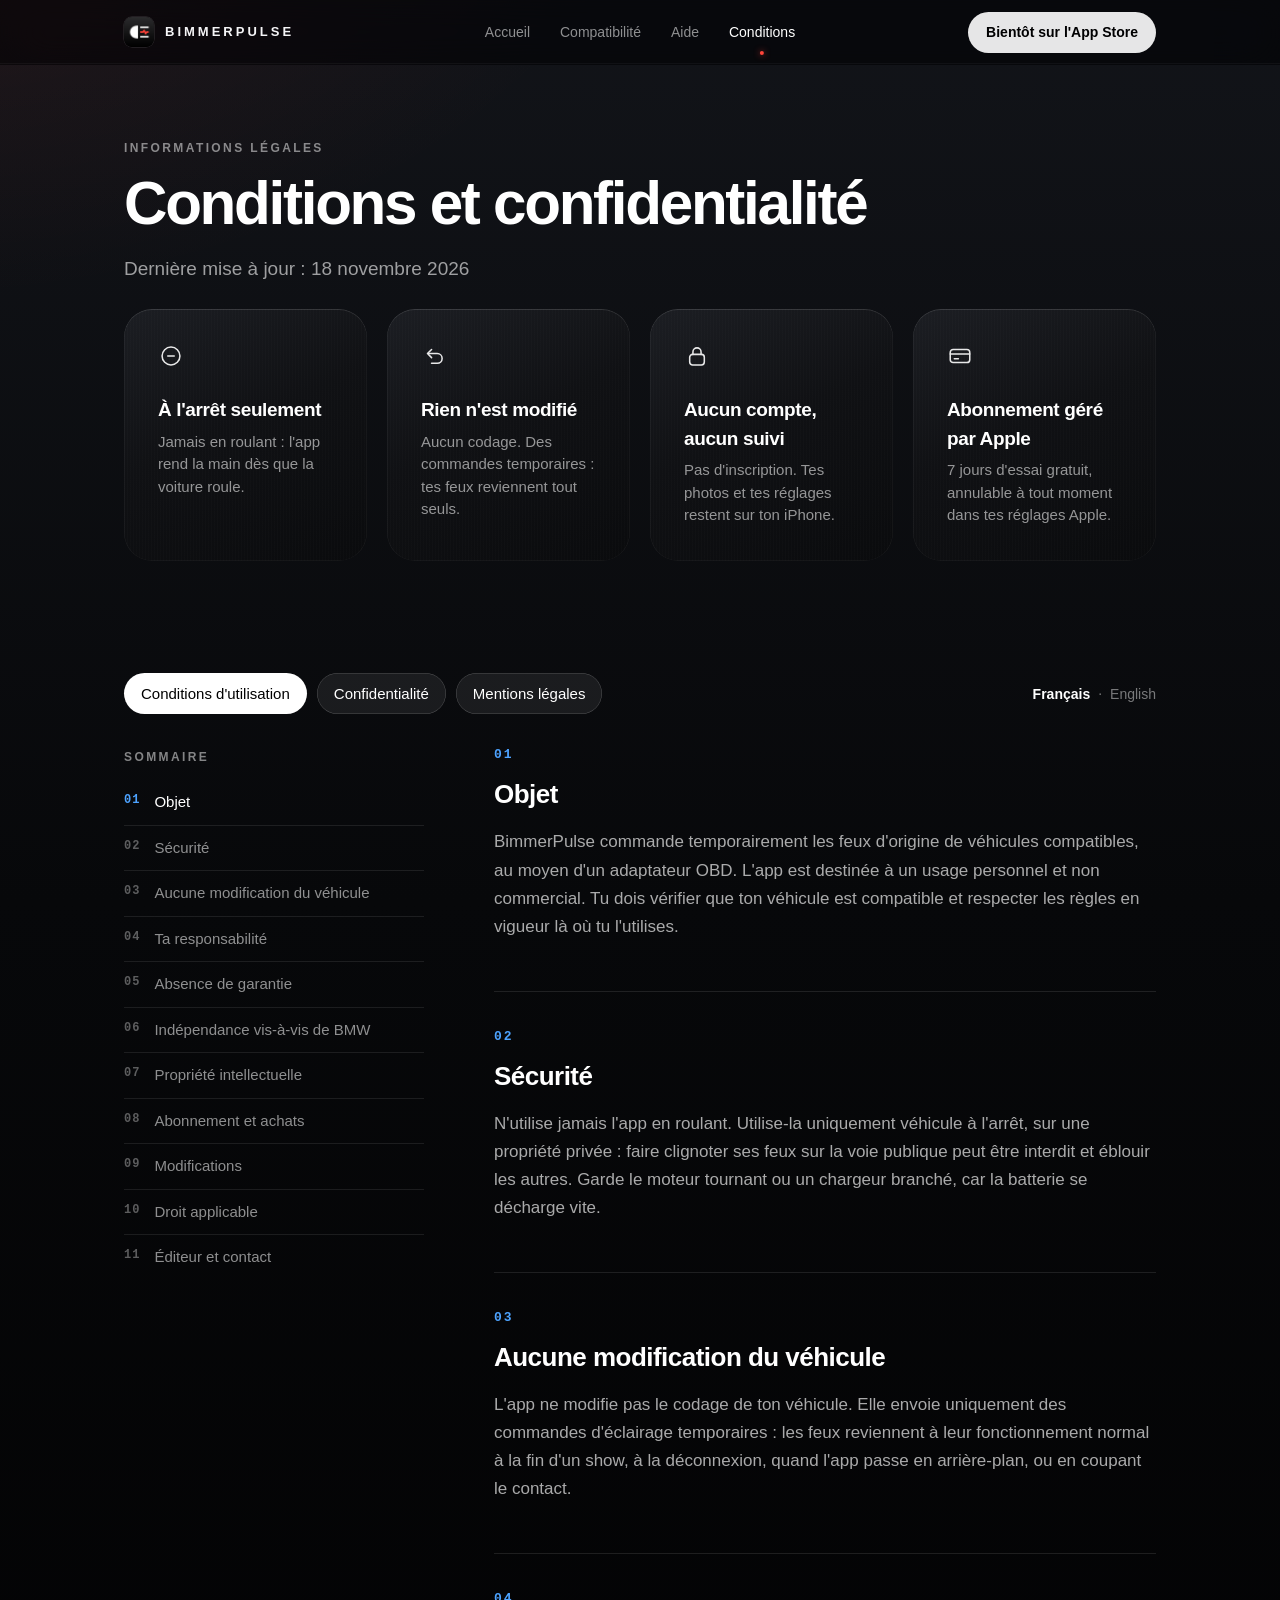
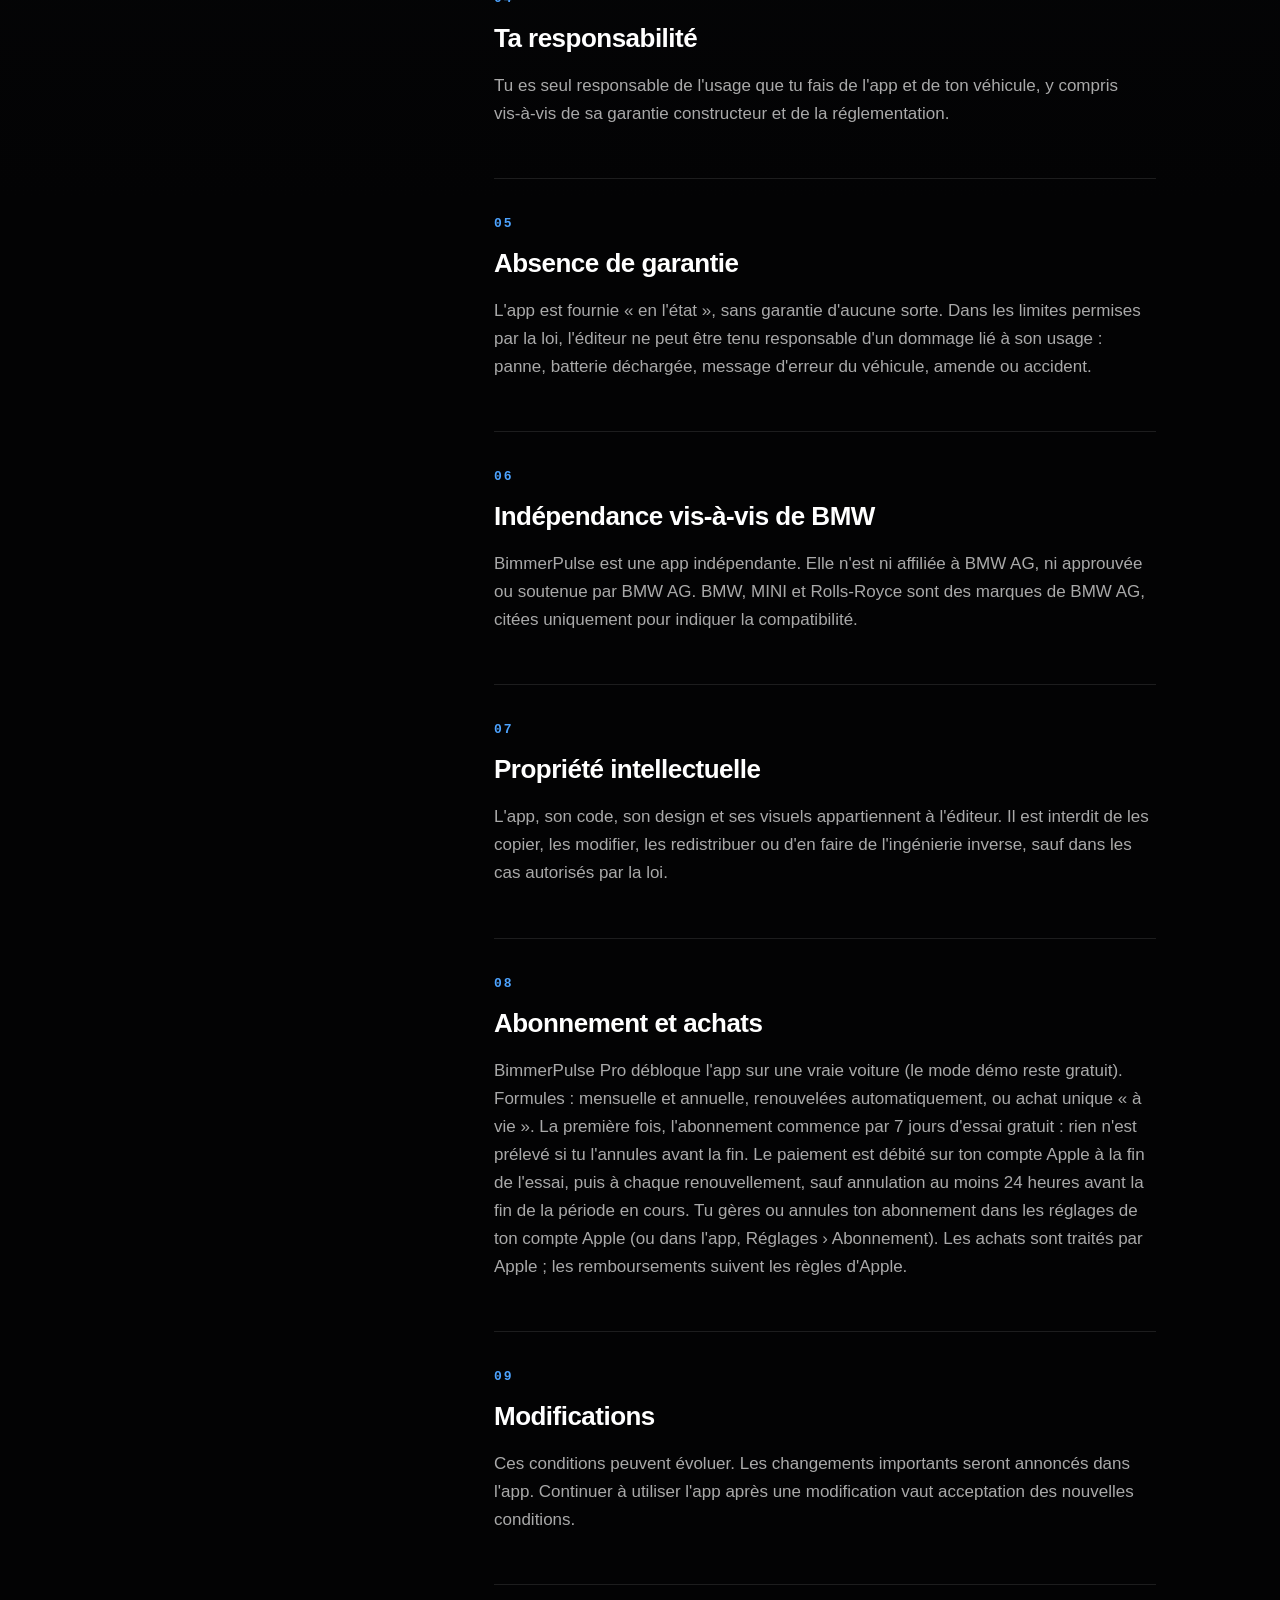
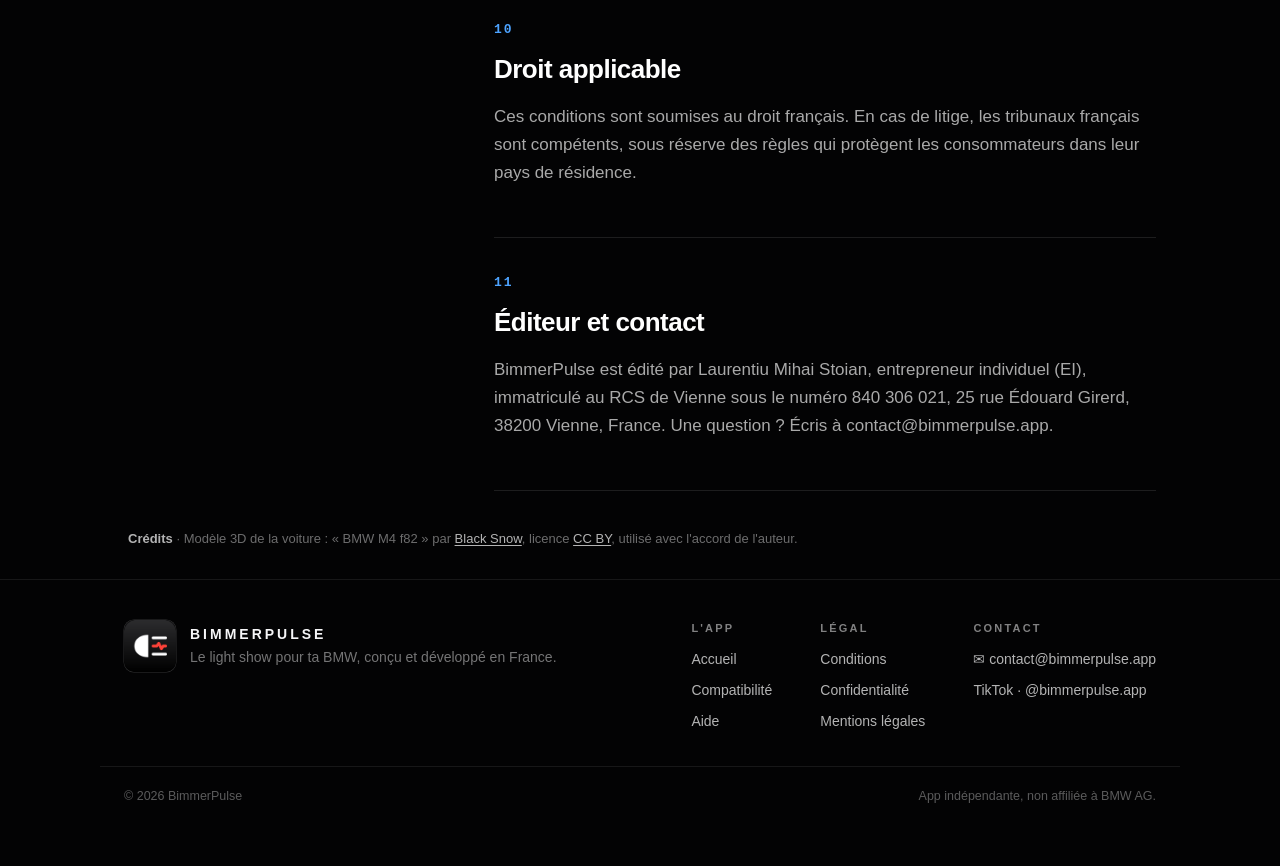
<file: legal.html>
<!doctype html><html lang="fr"><head><meta charset="utf-8"><meta name="viewport" content="width=device-width,initial-scale=1"><meta http-equiv="Content-Security-Policy" content="default-src 'self'; script-src 'self' 'wasm-unsafe-eval'; style-src 'self' 'unsafe-inline'; img-src 'self' data: blob:; connect-src 'self' blob:; object-src 'none'; base-uri 'self' https://bimmerpulse.app/; form-action 'none'; upgrade-insecure-requests"><meta name="referrer" content="strict-origin-when-cross-origin"><title>BimmerPulse · Conditions et confidentialité</title><meta name="description" content="Conditions d&#x27;utilisation, politique de confidentialité et mentions légales de BimmerPulse."><meta property="og:title" content="BimmerPulse · Conditions et confidentialité"><meta property="og:description" content="Conditions d&#x27;utilisation, politique de confidentialité et mentions légales de BimmerPulse."><meta property="og:type" content="website"><meta property="og:url" content="https://bimmerpulse.app/legal.html"><link rel="canonical" href="https://bimmerpulse.app/legal.html"><meta property="og:image" content="https://bimmerpulse.app/assets/img/partage.jpg?v=8158f129"><meta property="og:image:width" content="1200"><meta property="og:image:height" content="630"><meta name="twitter:card" content="summary_large_image"><meta name="theme-color" content="#000000"><link rel="icon" href="assets/img/icone.png?v=67a4bd5c"><link rel="apple-touch-icon" href="assets/img/icone.png?v=67a4bd5c"><script src="assets/theme.js?v=6e162d72"></script><link rel="stylesheet" href="assets/style.css?v=6f36b2f8"></head><body><header><div class="wrap"><a class="brand" href="index.html"><img src="assets/img/icone.png?v=67a4bd5c" alt="" width="30" height="30">BimmerPulse</a><nav><a href="index.html">Accueil</a><a href="compatibilite.html">Compatibilité</a><a href="aide.html">Aide</a><a href="legal.html" class="on" aria-current="page">Conditions</a></nav><span class="cta off">Bientôt sur l'App Store</span></div></header><main class="nx rp"><div class="wrap">
<section class="rp-hero"><div class="caps" data-fr="Informations légales" data-en="Legal">Informations légales</div><h1 data-fr="Conditions et confidentialité" data-en="Terms and Privacy">Conditions et confidentialité</h1>
<p class="lead" data-fr="Dernière mise à jour : 18 novembre 2026" data-en="Last updated: November 18, 2026">Dernière mise à jour : 18 novembre 2026</p></section>
<div class="rf-grid rp-brefs"><div class="rf-c s3 rp-bref"><div class="ic"><svg viewBox="0 0 32 32" width="26" height="26" stroke-width="1.9" fill="none" stroke="currentColor" stroke-linecap="round" stroke-linejoin="round" aria-hidden="true"><circle cx="16" cy="16" r="11"/><path d="M12 16h8"/></svg></div><h3 data-fr="À l&#x27;arrêt seulement" data-en="Parked only">À l&#x27;arrêt seulement</h3><p data-fr="Jamais en roulant : l&#x27;app rend la main dès que la voiture roule." data-en="Never while driving: the app hands the lights back as soon as the car drives off.">Jamais en roulant : l&#x27;app rend la main dès que la voiture roule.</p></div><div class="rf-c s3 rp-bref"><div class="ic"><svg viewBox="0 0 32 32" width="26" height="26" stroke-width="1.9" fill="none" stroke="currentColor" stroke-linecap="round" stroke-linejoin="round" aria-hidden="true"><path d="M9 13h11a6 6 0 0 1 0 12h-7"/><path d="M13 8l-5 5 5 5"/></svg></div><h3 data-fr="Rien n&#x27;est modifié" data-en="Nothing is changed">Rien n&#x27;est modifié</h3><p data-fr="Aucun codage. Des commandes temporaires : tes feux reviennent tout seuls." data-en="No coding. Temporary commands only: your lights go back to normal on their own.">Aucun codage. Des commandes temporaires : tes feux reviennent tout seuls.</p></div><div class="rf-c s3 rp-bref"><div class="ic"><svg viewBox="0 0 32 32" width="26" height="26" stroke-width="1.9" fill="none" stroke="currentColor" stroke-linecap="round" stroke-linejoin="round" aria-hidden="true"><rect x="7" y="14" width="18" height="13" rx="3.5"/><path d="M11 14v-3a5 5 0 0 1 10 0v3"/></svg></div><h3 data-fr="Aucun compte, aucun suivi" data-en="No account, no tracking">Aucun compte, aucun suivi</h3><p data-fr="Pas d&#x27;inscription. Tes photos et tes réglages restent sur ton iPhone." data-en="No sign-up. Your photos and settings stay on your iPhone.">Pas d&#x27;inscription. Tes photos et tes réglages restent sur ton iPhone.</p></div><div class="rf-c s3 rp-bref"><div class="ic"><svg viewBox="0 0 32 32" width="26" height="26" stroke-width="1.9" fill="none" stroke="currentColor" stroke-linecap="round" stroke-linejoin="round" aria-hidden="true"><rect x="4" y="8" width="24" height="16" rx="3.5"/><path d="M4 13.5h24M9 19.5h5"/></svg></div><h3 data-fr="Abonnement géré par Apple" data-en="Subscription handled by Apple">Abonnement géré par Apple</h3><p data-fr="7 jours d&#x27;essai gratuit, annulable à tout moment dans tes réglages Apple." data-en="7-day free trial, cancel anytime in your Apple settings.">7 jours d&#x27;essai gratuit, annulable à tout moment dans tes réglages Apple.</p></div></div>
<section class="rf-sec"><div class="rp-onglets"><button type="button" class="rf-pill" data-doc="conditions"><span data-fr="Conditions d&#x27;utilisation" data-en="Terms of Use">Conditions d&#x27;utilisation</span></button><button type="button" class="rf-pill" data-doc="confidentialite"><span data-fr="Confidentialité" data-en="Privacy Policy">Confidentialité</span></button><button type="button" class="rf-pill" data-doc="mentions"><span data-fr="Mentions légales" data-en="Legal notice">Mentions légales</span></button>
<span class="langue"><button type="button" data-lang="fr">Français</button><i>·</i><button type="button" data-lang="en">English</button></span></div>
<div class="rp-doc" data-doc="conditions" data-lang="fr" lang="fr"><nav class="rp-som" aria-label="Sommaire"><div class="caps">Sommaire</div><a href="#art-conditions-fr-1" class="on"><b>01</b>Objet</a><a href="#art-conditions-fr-2"><b>02</b>Sécurité</a><a href="#art-conditions-fr-3"><b>03</b>Aucune modification du véhicule</a><a href="#art-conditions-fr-4"><b>04</b>Ta responsabilité</a><a href="#art-conditions-fr-5"><b>05</b>Absence de garantie</a><a href="#art-conditions-fr-6"><b>06</b>Indépendance vis-à-vis de BMW</a><a href="#art-conditions-fr-7"><b>07</b>Propriété intellectuelle</a><a href="#art-conditions-fr-8"><b>08</b>Abonnement et achats</a><a href="#art-conditions-fr-9"><b>09</b>Modifications</a><a href="#art-conditions-fr-10"><b>10</b>Droit applicable</a><a href="#art-conditions-fr-11"><b>11</b>Éditeur et contact</a></nav><div><h2 class="rp-doc-titre">Conditions d&#x27;utilisation</h2><article class="rp-art" id="art-conditions-fr-1"><div class="n">01</div><h3>Objet</h3><p>BimmerPulse commande temporairement les feux d&#x27;origine de véhicules compatibles, au moyen d&#x27;un adaptateur OBD. L&#x27;app est destinée à un usage personnel et non commercial. Tu dois vérifier que ton véhicule est compatible et respecter les règles en vigueur là où tu l&#x27;utilises.</p></article><article class="rp-art" id="art-conditions-fr-2"><div class="n">02</div><h3>Sécurité</h3><p>N&#x27;utilise jamais l&#x27;app en roulant. Utilise-la uniquement véhicule à l&#x27;arrêt, sur une propriété privée&nbsp;: faire clignoter ses feux sur la voie publique peut être interdit et éblouir les autres. Garde le moteur tournant ou un chargeur branché, car la batterie se décharge vite.</p></article><article class="rp-art" id="art-conditions-fr-3"><div class="n">03</div><h3>Aucune modification du véhicule</h3><p>L&#x27;app ne modifie pas le codage de ton véhicule. Elle envoie uniquement des commandes d&#x27;éclairage temporaires&nbsp;: les feux reviennent à leur fonctionnement normal à la fin d&#x27;un show, à la déconnexion, quand l&#x27;app passe en arrière-plan, ou en coupant le contact.</p></article><article class="rp-art" id="art-conditions-fr-4"><div class="n">04</div><h3>Ta responsabilité</h3><p>Tu es seul responsable de l&#x27;usage que tu fais de l&#x27;app et de ton véhicule, y compris vis-à-vis de sa garantie constructeur et de la réglementation.</p></article><article class="rp-art" id="art-conditions-fr-5"><div class="n">05</div><h3>Absence de garantie</h3><p>L&#x27;app est fournie «&nbsp;en l&#x27;état&nbsp;», sans garantie d&#x27;aucune sorte. Dans les limites permises par la loi, l&#x27;éditeur ne peut être tenu responsable d&#x27;un dommage lié à son usage&nbsp;: panne, batterie déchargée, message d&#x27;erreur du véhicule, amende ou accident.</p></article><article class="rp-art" id="art-conditions-fr-6"><div class="n">06</div><h3>Indépendance vis-à-vis de BMW</h3><p>BimmerPulse est une app indépendante. Elle n&#x27;est ni affiliée à BMW AG, ni approuvée ou soutenue par BMW AG. BMW, MINI et Rolls-Royce sont des marques de BMW AG, citées uniquement pour indiquer la compatibilité.</p></article><article class="rp-art" id="art-conditions-fr-7"><div class="n">07</div><h3>Propriété intellectuelle</h3><p>L&#x27;app, son code, son design et ses visuels appartiennent à l&#x27;éditeur. Il est interdit de les copier, les modifier, les redistribuer ou d&#x27;en faire de l&#x27;ingénierie inverse, sauf dans les cas autorisés par la loi.</p></article><article class="rp-art" id="art-conditions-fr-8"><div class="n">08</div><h3>Abonnement et achats</h3><p>BimmerPulse Pro débloque l&#x27;app sur une vraie voiture (le mode démo reste gratuit). Formules&nbsp;: mensuelle et annuelle, renouvelées automatiquement, ou achat unique «&nbsp;à vie&nbsp;». La première fois, l&#x27;abonnement commence par 7 jours d&#x27;essai gratuit&nbsp;: rien n&#x27;est prélevé si tu l&#x27;annules avant la fin. Le paiement est débité sur ton compte Apple à la fin de l&#x27;essai, puis à chaque renouvellement, sauf annulation au moins 24 heures avant la fin de la période en cours. Tu gères ou annules ton abonnement dans les réglages de ton compte Apple (ou dans l&#x27;app, Réglages › Abonnement). Les achats sont traités par Apple&nbsp;; les remboursements suivent les règles d&#x27;Apple.</p></article><article class="rp-art" id="art-conditions-fr-9"><div class="n">09</div><h3>Modifications</h3><p>Ces conditions peuvent évoluer. Les changements importants seront annoncés dans l&#x27;app. Continuer à utiliser l&#x27;app après une modification vaut acceptation des nouvelles conditions.</p></article><article class="rp-art" id="art-conditions-fr-10"><div class="n">10</div><h3>Droit applicable</h3><p>Ces conditions sont soumises au droit français. En cas de litige, les tribunaux français sont compétents, sous réserve des règles qui protègent les consommateurs dans leur pays de résidence.</p></article><article class="rp-art" id="art-conditions-fr-11"><div class="n">11</div><h3>Éditeur et contact</h3><p>BimmerPulse est édité par Laurentiu Mihai Stoian, entrepreneur individuel (EI), immatriculé au RCS de Vienne sous le numéro 840 306 021, 25 rue Édouard Girerd, 38200 Vienne, France. Une question&nbsp;? Écris à contact@bimmerpulse.app.</p></article></div></div><div class="rp-doc" data-doc="confidentialite" data-lang="fr" lang="fr"><nav class="rp-som" aria-label="Sommaire"><div class="caps">Sommaire</div><a href="#art-confidentialite-fr-1" class="on"><b>01</b>Données collectées</a><a href="#art-confidentialite-fr-2"><b>02</b>Ce qui reste sur ton iPhone</a><a href="#art-confidentialite-fr-3"><b>03</b>Micro</a><a href="#art-confidentialite-fr-4"><b>04</b>Position</a><a href="#art-confidentialite-fr-5"><b>05</b>Photo de ta voiture</a><a href="#art-confidentialite-fr-6"><b>06</b>Bluetooth et réseau local</a><a href="#art-confidentialite-fr-7"><b>07</b>Messages de BimmerPulse</a><a href="#art-confidentialite-fr-8"><b>08</b>Services tiers</a><a href="#art-confidentialite-fr-9"><b>09</b>Tes droits (RGPD)</a><a href="#art-confidentialite-fr-10"><b>10</b>Modifications</a><a href="#art-confidentialite-fr-11"><b>11</b>Responsable et contact</a></nav><div><h2 class="rp-doc-titre">Confidentialité</h2><article class="rp-art" id="art-confidentialite-fr-1"><div class="n">01</div><h3>Données collectées</h3><p>BimmerPulse ne collecte aucune donnée personnelle. Pas de compte, pas de serveur, pas de publicité, pas de statistiques d&#x27;utilisation et aucun pistage.</p></article><article class="rp-art" id="art-confidentialite-fr-2"><div class="n">02</div><h3>Ce qui reste sur ton iPhone</h3><p>Le numéro de châssis (VIN), la fiche d&#x27;usine, tes véhicules, les calculateurs détectés, tes shows et tes réglages sont enregistrés uniquement sur ton appareil. Ils ne nous sont jamais transmis, et supprimer l&#x27;app les efface. Le rapport de compatibilité n&#x27;est envoyé que si tu choisis toi-même de le partager, et il ne contient pas ton numéro de châssis complet.</p></article><article class="rp-art" id="art-confidentialite-fr-3"><div class="n">03</div><h3>Micro</h3><p>Le micro n&#x27;est utilisé que si tu actives «&nbsp;Suivre la musique&nbsp;». Le son est analysé en direct sur ton iPhone pour repérer le rythme&nbsp;: il n&#x27;est jamais enregistré ni envoyé. Tu peux retirer l&#x27;accès au micro à tout moment dans les Réglages de l&#x27;iPhone.</p></article><article class="rp-art" id="art-confidentialite-fr-4"><div class="n">04</div><h3>Position</h3><p>La position de ton iPhone n&#x27;est utilisée que si tu l&#x27;autorises, et seulement quand l&#x27;app est ouverte&nbsp;: pour noter où ta voiture est garée quand tu coupes le contact, l&#x27;endroit de tes shows et de tes chronos, et pour trouver les garages, les stations de lavage et les stations essence proches. Ces positions restent uniquement sur ton iPhone et ne nous sont jamais transmises. Les cartes, les adresses et la recherche des lieux sont fournies par Plans d&#x27;Apple. Pour les prix des carburants, une position arrondie (à environ 1 km) est envoyée au site officiel du gouvernement français (prix-carburants.gouv.fr, ministère de l&#x27;Économie), seulement quand tu ouvres l&#x27;onglet Essence. Tu peux retirer l&#x27;accès à la position à tout moment dans les Réglages de l&#x27;iPhone.</p></article><article class="rp-art" id="art-confidentialite-fr-5"><div class="n">05</div><h3>Photo de ta voiture</h3><p>Si tu mets ta voiture en photo pour l&#x27;accueil, ou si tu fais le studio de tes feux (onglet Éclairage), l&#x27;appareil photo ou la photo que tu choisis ne servent qu&#x27;à ça. Le détourage, les photos de chaque feu et la plaque floutée sont faits par ton iPhone, et les photos restent uniquement sur ton iPhone&nbsp;: elles ne nous sont jamais transmises. Tu peux les retirer à tout moment.</p></article><article class="rp-art" id="art-confidentialite-fr-6"><div class="n">06</div><h3>Bluetooth et réseau local</h3><p>Ils servent uniquement à communiquer avec ton adaptateur OBD (Bluetooth) ou ENET (Wi-Fi).</p></article><article class="rp-art" id="art-confidentialite-fr-7"><div class="n">07</div><h3>Messages de BimmerPulse</h3><p>À l&#x27;ouverture de l&#x27;app et quand tu y reviens, l&#x27;app lit un petit fichier sur notre site (bimmerpulse.app)&nbsp;: nos messages (nouveautés, informations importantes) et, si besoin, une fonction mise en pause ou une mise à jour à faire. C&#x27;est une simple lecture, comme une page web&nbsp;: rien ne nous est envoyé, ni identifiant, ni numéro de châssis, ni position. Le choix des messages à afficher pour ta voiture se fait sur ton iPhone, et ce que tu as lu y reste.</p></article><article class="rp-art" id="art-confidentialite-fr-8"><div class="n">08</div><h3>Services tiers</h3><p>L&#x27;app n&#x27;intègre aucun outil tiers d&#x27;analyse ou de publicité. Les achats et abonnements sont traités par Apple selon sa propre politique de confidentialité&nbsp;: nous ne voyons ni ton identité ni tes moyens de paiement.</p></article><article class="rp-art" id="art-confidentialite-fr-9"><div class="n">09</div><h3>Tes droits (RGPD)</h3><p>Comme nous ne recevons aucune donnée, nous ne détenons aucune information te concernant. Tu gardes le contrôle total de tes données&nbsp;: supprimer l&#x27;app les efface toutes. Pour toute question sur tes droits, écris-nous.</p></article><article class="rp-art" id="art-confidentialite-fr-10"><div class="n">10</div><h3>Modifications</h3><p>Cette politique peut évoluer. Les changements importants seront annoncés dans l&#x27;app.</p></article><article class="rp-art" id="art-confidentialite-fr-11"><div class="n">11</div><h3>Responsable et contact</h3><p>Le responsable de cette politique est l&#x27;éditeur de BimmerPulse&nbsp;: Laurentiu Mihai Stoian, entrepreneur individuel (EI), 25 rue Édouard Girerd, 38200 Vienne, France (RCS Vienne 840 306 021). Une question sur tes données ou tes droits&nbsp;? Écris à contact@bimmerpulse.app. Tu peux aussi adresser une réclamation à la CNIL (cnil.fr).</p></article></div></div><div class="rp-doc" data-doc="mentions" data-lang="fr" lang="fr"><nav class="rp-som" aria-label="Sommaire"><div class="caps">Sommaire</div><a href="#art-mentions-fr-1" class="on"><b>01</b>Éditeur du site</a><a href="#art-mentions-fr-2"><b>02</b>Directeur de la publication</a><a href="#art-mentions-fr-3"><b>03</b>Hébergement</a><a href="#art-mentions-fr-4"><b>04</b>L&#x27;application</a><a href="#art-mentions-fr-5"><b>05</b>Propriété intellectuelle</a><a href="#art-mentions-fr-6"><b>06</b>Sources et licences</a></nav><div><h2 class="rp-doc-titre">Mentions légales</h2><article class="rp-art" id="art-mentions-fr-1"><div class="n">01</div><h3>Éditeur du site</h3><p>Laurentiu Mihai Stoian, entrepreneur individuel (EI), exerçant sous le nom commercial BimmerPulse. 25 rue Édouard Girerd, 38200 Vienne, France. RCS Vienne 840 306 021. E-mail&nbsp;: contact@bimmerpulse.app.</p></article><article class="rp-art" id="art-mentions-fr-2"><div class="n">02</div><h3>Directeur de la publication</h3><p>Laurentiu Mihai Stoian.</p></article><article class="rp-art" id="art-mentions-fr-3"><div class="n">03</div><h3>Hébergement</h3><p>Le site est hébergé par GitHub, Inc. (GitHub Pages), 88 Colin P. Kelly Jr. Street, San Francisco, CA 94107, États-Unis (github.com). Le nom de domaine bimmerpulse.app est enregistré chez OVH SAS, 2 rue Kellermann, 59100 Roubaix, France.</p></article><article class="rp-art" id="art-mentions-fr-4"><div class="n">04</div><h3>L&#x27;application</h3><p>BimmerPulse est distribuée par l&#x27;App Store d&#x27;Apple. Les achats et les abonnements sont vendus et facturés par Apple, et les remboursements suivent les règles d&#x27;Apple.</p></article><article class="rp-art" id="art-mentions-fr-5"><div class="n">05</div><h3>Propriété intellectuelle</h3><p>Les contenus de ce site et de l&#x27;app (textes, visuels, logo, nom BimmerPulse) appartiennent à l&#x27;éditeur. Ils ne peuvent pas être reproduits, distribués ou modifiés sans son autorisation écrite, sauf les éléments de tiers cités dans Sources et licences. BMW, MINI et Rolls-Royce sont des marques de BMW AG, citées seulement pour indiquer la compatibilité&nbsp;: BimmerPulse est une app indépendante, non affiliée à BMW AG.</p></article><article class="rp-art" id="art-mentions-fr-6"><div class="n">06</div><h3>Sources et licences</h3><p>Modèle 3D de la voiture&nbsp;: «&nbsp;BMW M4 f82&nbsp;» par Black Snow, licence CC BY, utilisé avec l&#x27;accord de l&#x27;auteur. Prix des carburants dans l&#x27;app&nbsp;: données ouvertes du ministère de l&#x27;Économie (prix-carburants.gouv.fr), Licence Ouverte 2.0. Cartes, adresses et recherche des lieux dans l&#x27;app&nbsp;: Plans d&#x27;Apple.</p></article></div></div><div class="rp-doc" data-doc="conditions" data-lang="en" lang="en"><nav class="rp-som" aria-label="Contents"><div class="caps">Contents</div><a href="#art-conditions-en-1" class="on"><b>01</b>Purpose</a><a href="#art-conditions-en-2"><b>02</b>Safety</a><a href="#art-conditions-en-3"><b>03</b>No vehicle modification</a><a href="#art-conditions-en-4"><b>04</b>Your responsibility</a><a href="#art-conditions-en-5"><b>05</b>No warranty</a><a href="#art-conditions-en-6"><b>06</b>Independence from BMW</a><a href="#art-conditions-en-7"><b>07</b>Intellectual property</a><a href="#art-conditions-en-8"><b>08</b>Subscription and purchases</a><a href="#art-conditions-en-9"><b>09</b>Changes</a><a href="#art-conditions-en-10"><b>10</b>Governing law</a><a href="#art-conditions-en-11"><b>11</b>Publisher and contact</a></nav><div><h2 class="rp-doc-titre">Terms of Use</h2><article class="rp-art" id="art-conditions-en-1"><div class="n">01</div><h3>Purpose</h3><p>BimmerPulse temporarily controls the original lights of compatible vehicles through an OBD adapter. The app is intended for personal, non-commercial use. You must check that your vehicle is compatible and follow the rules that apply where you use it.</p></article><article class="rp-art" id="art-conditions-en-2"><div class="n">02</div><h3>Safety</h3><p>Never use the app while driving. Use it only with the vehicle parked, on private property: flashing your lights on public roads may be illegal and can dazzle others. Keep the engine running or a charger connected, as the battery drains quickly.</p></article><article class="rp-art" id="art-conditions-en-3"><div class="n">03</div><h3>No vehicle modification</h3><p>The app does not change your vehicle&#x27;s coding. It only sends temporary lighting commands: the lights return to normal at the end of a show, on disconnection, when the app goes to the background, or when the ignition is switched off.</p></article><article class="rp-art" id="art-conditions-en-4"><div class="n">04</div><h3>Your responsibility</h3><p>You alone are responsible for how you use the app and your vehicle, including with regard to the manufacturer&#x27;s warranty and the law.</p></article><article class="rp-art" id="art-conditions-en-5"><div class="n">05</div><h3>No warranty</h3><p>The app is provided &quot;as is&quot;, without warranty of any kind. To the extent permitted by law, the publisher is not liable for any damage related to its use: breakdown, flat battery, vehicle error message, fine or accident.</p></article><article class="rp-art" id="art-conditions-en-6"><div class="n">06</div><h3>Independence from BMW</h3><p>BimmerPulse is an independent app. It is neither affiliated with, nor approved or endorsed by BMW AG. BMW, MINI and Rolls-Royce are trademarks of BMW AG, mentioned only to indicate compatibility.</p></article><article class="rp-art" id="art-conditions-en-7"><div class="n">07</div><h3>Intellectual property</h3><p>The app, its code, design and visuals belong to the publisher. Copying, modifying, redistributing or reverse-engineering them is prohibited, except where permitted by law.</p></article><article class="rp-art" id="art-conditions-en-8"><div class="n">08</div><h3>Subscription and purchases</h3><p>BimmerPulse Pro unlocks the app on a real car (demo mode stays free). Plans: monthly and yearly, renewing automatically, or a one-time &quot;lifetime&quot; purchase. The first time, the subscription starts with a 7-day free trial: nothing is charged if you cancel before it ends. Payment is charged to your Apple account at the end of the trial, then at each renewal, unless cancelled at least 24 hours before the end of the current period. You manage or cancel your subscription in your Apple account settings (or in the app, Settings › Subscription). Purchases are processed by Apple; refunds follow Apple&#x27;s rules.</p></article><article class="rp-art" id="art-conditions-en-9"><div class="n">09</div><h3>Changes</h3><p>These terms may change. Major changes will be announced in the app. Continuing to use the app after a change means you accept the new terms.</p></article><article class="rp-art" id="art-conditions-en-10"><div class="n">10</div><h3>Governing law</h3><p>These terms are governed by French law. Any dispute falls under the jurisdiction of the French courts, subject to the rules that protect consumers in their country of residence.</p></article><article class="rp-art" id="art-conditions-en-11"><div class="n">11</div><h3>Publisher and contact</h3><p>BimmerPulse is published by Laurentiu Mihai Stoian, sole trader (French EI), registered with the Vienne Trade and Companies Register (RCS) under number 840 306 021, 25 rue Édouard Girerd, 38200 Vienne, France. Any questions? Write to contact@bimmerpulse.app.</p></article></div></div><div class="rp-doc" data-doc="confidentialite" data-lang="en" lang="en"><nav class="rp-som" aria-label="Contents"><div class="caps">Contents</div><a href="#art-confidentialite-en-1" class="on"><b>01</b>Data collected</a><a href="#art-confidentialite-en-2"><b>02</b>What stays on your iPhone</a><a href="#art-confidentialite-en-3"><b>03</b>Microphone</a><a href="#art-confidentialite-en-4"><b>04</b>Location</a><a href="#art-confidentialite-en-5"><b>05</b>Photo of your car</a><a href="#art-confidentialite-en-6"><b>06</b>Bluetooth and local network</a><a href="#art-confidentialite-en-7"><b>07</b>Messages from BimmerPulse</a><a href="#art-confidentialite-en-8"><b>08</b>Third-party services</a><a href="#art-confidentialite-en-9"><b>09</b>Your rights (GDPR)</a><a href="#art-confidentialite-en-10"><b>10</b>Changes</a><a href="#art-confidentialite-en-11"><b>11</b>Controller and contact</a></nav><div><h2 class="rp-doc-titre">Privacy Policy</h2><article class="rp-art" id="art-confidentialite-en-1"><div class="n">01</div><h3>Data collected</h3><p>BimmerPulse collects no personal data. No account, no server, no advertising, no usage statistics and no tracking.</p></article><article class="rp-art" id="art-confidentialite-en-2"><div class="n">02</div><h3>What stays on your iPhone</h3><p>The vehicle identification number (VIN), the factory order, your vehicles, the detected modules, your shows and your settings are stored only on your device. They are never sent to us, and deleting the app erases them. The compatibility report is only sent if you choose to share it yourself, and it does not contain your full VIN.</p></article><article class="rp-art" id="art-confidentialite-en-3"><div class="n">03</div><h3>Microphone</h3><p>The microphone is only used if you turn on &quot;Follow the music&quot;. The sound is analysed live on your iPhone to find the beat: it is never recorded or sent. You can remove microphone access at any time in the iPhone Settings.</p></article><article class="rp-art" id="art-confidentialite-en-4"><div class="n">04</div><h3>Location</h3><p>Your iPhone&#x27;s location is only used if you allow it, and only while the app is open: to note where your car is parked when you switch off the ignition, where your shows and timed runs took place, and to find nearby garages, car washes and gas stations. These locations stay only on your iPhone and are never sent to us. Maps, addresses and place search are provided by Apple Maps. For fuel prices, a rounded location (to about 1 km) is sent to the French government&#x27;s official website (prix-carburants.gouv.fr, Ministry of the Economy), only when you open the Fuel tab. You can remove location access at any time in the iPhone Settings.</p></article><article class="rp-art" id="art-confidentialite-en-5"><div class="n">05</div><h3>Photo of your car</h3><p>If you photograph your car for the home screen, or do the studio for your lights (Lights tab), the camera or the photo you choose is used only for that. The cut-out, the photos of each light and the blurred plate are done by your iPhone, and the photos stay only on your iPhone: they are never sent to us. You can remove them at any time.</p></article><article class="rp-art" id="art-confidentialite-en-6"><div class="n">06</div><h3>Bluetooth and local network</h3><p>They are used only to communicate with your OBD adapter (Bluetooth) or ENET adapter (Wi-Fi).</p></article><article class="rp-art" id="art-confidentialite-en-7"><div class="n">07</div><h3>Messages from BimmerPulse</h3><p>When the app opens and when you come back to it, it reads a small file on our website (bimmerpulse.app): our messages (news, important information) and, if needed, a feature put on pause or an update to install. It&#x27;s a simple read, like a web page: nothing is sent to us, no identifier, no VIN, no location. Your iPhone chooses which messages to show for your car, and what you have read stays on it.</p></article><article class="rp-art" id="art-confidentialite-en-8"><div class="n">08</div><h3>Third-party services</h3><p>The app includes no third-party analytics or advertising tools. Purchases and subscriptions are processed by Apple under its own privacy policy: we never see your identity or payment details.</p></article><article class="rp-art" id="art-confidentialite-en-9"><div class="n">09</div><h3>Your rights (GDPR)</h3><p>As we receive no data, we hold no information about you. You keep full control of your data: deleting the app erases all of it. For any question about your rights, write to us.</p></article><article class="rp-art" id="art-confidentialite-en-10"><div class="n">10</div><h3>Changes</h3><p>This policy may change. Major changes will be announced in the app.</p></article><article class="rp-art" id="art-confidentialite-en-11"><div class="n">11</div><h3>Controller and contact</h3><p>The controller responsible for this policy is the publisher of BimmerPulse: Laurentiu Mihai Stoian, sole trader (French EI), 25 rue Édouard Girerd, 38200 Vienne, France (RCS Vienne 840 306 021). Any questions about your data or your rights? Write to contact@bimmerpulse.app. You can also lodge a complaint with the CNIL, the French data protection authority (cnil.fr).</p></article></div></div><div class="rp-doc" data-doc="mentions" data-lang="en" lang="en"><nav class="rp-som" aria-label="Contents"><div class="caps">Contents</div><a href="#art-mentions-en-1" class="on"><b>01</b>Publisher</a><a href="#art-mentions-en-2"><b>02</b>Publication director</a><a href="#art-mentions-en-3"><b>03</b>Hosting</a><a href="#art-mentions-en-4"><b>04</b>The app</a><a href="#art-mentions-en-5"><b>05</b>Intellectual property</a><a href="#art-mentions-en-6"><b>06</b>Sources and licences</a></nav><div><h2 class="rp-doc-titre">Legal notice</h2><article class="rp-art" id="art-mentions-en-1"><div class="n">01</div><h3>Publisher</h3><p>Laurentiu Mihai Stoian, sole trader (French EI) trading as BimmerPulse. 25 rue Édouard Girerd, 38200 Vienne, France. RCS Vienne 840 306 021. Email: contact@bimmerpulse.app.</p></article><article class="rp-art" id="art-mentions-en-2"><div class="n">02</div><h3>Publication director</h3><p>Laurentiu Mihai Stoian.</p></article><article class="rp-art" id="art-mentions-en-3"><div class="n">03</div><h3>Hosting</h3><p>The website is hosted by GitHub, Inc. (GitHub Pages), 88 Colin P. Kelly Jr. Street, San Francisco, CA 94107, United States (github.com). The bimmerpulse.app domain name is registered with OVH SAS, 2 rue Kellermann, 59100 Roubaix, France.</p></article><article class="rp-art" id="art-mentions-en-4"><div class="n">04</div><h3>The app</h3><p>BimmerPulse is distributed on Apple&#x27;s App Store. Purchases and subscriptions are sold and billed by Apple, and refunds follow Apple&#x27;s rules.</p></article><article class="rp-art" id="art-mentions-en-5"><div class="n">05</div><h3>Intellectual property</h3><p>The content of this website and of the app (texts, visuals, logo, the BimmerPulse name) belongs to the publisher. It may not be reproduced, distributed or modified without written permission, except for the third-party items listed in Sources and licences. BMW, MINI and Rolls-Royce are trademarks of BMW AG, mentioned only to indicate compatibility: BimmerPulse is an independent app, not affiliated with BMW AG.</p></article><article class="rp-art" id="art-mentions-en-6"><div class="n">06</div><h3>Sources and licences</h3><p>3D car model: &quot;BMW M4 f82&quot; by Black Snow, CC BY licence, used with the author&#x27;s permission. Fuel prices in the app: open data from the French Ministry of the Economy (prix-carburants.gouv.fr), Licence Ouverte 2.0. Maps, addresses and place search in the app: Apple Maps.</p></article></div></div>
<p class="rp-note rp-credits"><b>Crédits</b> · Modèle 3D de la voiture : « BMW M4 f82 » par <a href="https://sketchfab.com/BlackSnow02" rel="noopener">Black Snow</a>, licence <a href="https://creativecommons.org/licenses/by/4.0/deed.fr" rel="noopener">CC BY</a>, utilisé avec l'accord de l'auteur.</p></section>
</div></main><footer><div class="wrap ftop"><div class="fbrand"><img src="assets/img/icone.png?v=67a4bd5c" alt="" width="52" height="52"><div><b>BimmerPulse</b><p>Le light show pour ta BMW, conçu et développé en France.</p></div></div><nav class="fcols" aria-label="Liens du site"><div><h4>L'app</h4><a href="index.html">Accueil</a><a href="compatibilite.html">Compatibilité</a><a href="aide.html">Aide</a></div><div><h4>Légal</h4><a href="legal.html#conditions">Conditions</a><a href="legal.html#confidentialite">Confidentialité</a><a href="legal.html#mentions-legales">Mentions légales</a></div><div class="fcontact"><h4>Contact</h4><a class="fmail" href="mailto:contact@bimmerpulse.app">✉︎ contact@bimmerpulse.app</a><a href="https://www.tiktok.com/@bimmerpulse.app" target="_blank" rel="noopener">TikTok · @bimmerpulse.app</a></div></nav></div><div class="wrap fbottom"><span>© 2026 BimmerPulse</span><span>App indépendante, non affiliée à BMW AG.</span></div></footer><script src="assets/nav.js?v=f65d84e5"></script><script src="assets/legal.js?v=64a7a192"></script></body></html>
</file>
<file: assets/style.css>
:root{--bg:#000;--glass:rgba(0,0,0,.72);--card:#111113;--line:#1f1f22;--pb:#1c1c1e;--pb2:#2c2c2e;--band:#0b0b0d;--t1:#f5f5f7;--t2:#a1a1a6;--t3:#c7c7cc}

*{box-sizing:border-box;margin:0;padding:0} body{background:var(--bg);color:var(--t1);font:16px/1.5 Inter,-apple-system,"SF Pro Text",sans-serif;-webkit-font-smoothing:antialiased}
a{color:inherit;text-decoration:none} .wrap{max-width:1080px;margin:0 auto;padding:0 24px}
header{position:sticky;top:0;z-index:5;background:var(--glass);backdrop-filter:blur(18px);border-bottom:.5px solid var(--line)}
header .wrap{display:flex;align-items:center;height:60px;gap:28px} .brand{display:flex;align-items:center;gap:10px;font-weight:700;font-size:17px;margin-right:auto}
.brand img{width:30px;height:30px;border-radius:7px} nav a{color:var(--t2);font-size:14px} nav a.on{color:#fff} nav{display:flex;gap:24px}
.cta{background:#fff;color:#000;font-weight:600;border-radius:22px;padding:10px 18px;font-size:14px;display:inline-flex;align-items:center;gap:8px}
.cta.big{padding:15px 26px;font-size:17px;border-radius:28px} .ghost{color:#0a84ff;font-weight:600}
.hero{text-align:center;padding:80px 0 0;background:radial-gradient(circle 520px at 50% 30%, rgba(31,77,191,.28), transparent 70%)}
.hero h1{font-size:64px;letter-spacing:-1.5px;line-height:1.05;font-weight:800;margin:26px 0 14px} .hero p.lead{font-size:21px;color:var(--t2);max-width:620px;margin:0 auto 30px}
.soon{color:#6e6e73;font-size:13px;margin-top:12px}
.cars{display:flex;justify-content:center;gap:0;margin-top:30px} .cars img{width:50%;max-width:520px;-webkit-mask:radial-gradient(70% 70% at 50% 50%,#000 60%,transparent 100%)}
section{padding:90px 0} h2{font-size:42px;letter-spacing:-.8px;font-weight:800;text-align:center;margin-bottom:12px} .sub{text-align:center;color:var(--t2);font-size:18px;max-width:640px;margin:0 auto 50px}
.features{display:grid;grid-template-columns:repeat(3,1fr);gap:18px} .feat{background:var(--card);border:1px solid var(--line);border-radius:24px;padding:26px}
.feat h3{font-size:19px;margin:18px 0 6px} .feat p{color:var(--t2);font-size:15px} .past{border-radius:50%;display:flex;align-items:center;justify-content:center;flex:none}
.shots{display:flex;gap:22px;justify-content:center;overflow:hidden} .shots img{width:230px;filter:drop-shadow(0 30px 40px rgba(0,0,0,.6))}
.shots.watch img{width:190px;border-radius:48px;box-shadow:0 0 0 10px var(--pb),0 0 0 11px var(--pb2)}
.split{display:grid;grid-template-columns:1fr 1fr;gap:18px} .card{background:var(--card);border:1px solid var(--line);border-radius:24px;padding:28px}
.card h3{font-size:20px;margin-bottom:14px} .row{display:flex;align-items:center;gap:12px;padding:10px 0;border-top:1px solid var(--line);font-size:15px} .row:first-of-type{border-top:0}
.row b{font-weight:600} .row span{color:var(--t2);margin-left:auto;font-size:14px;white-space:nowrap} .row span.ok{color:#30d158} .row span.ko{color:#ff453a} .row span.mid{color:#ff9f0a}
.band{background:linear-gradient(180deg,var(--band),var(--bg));border-top:1px solid var(--line);border-bottom:1px solid var(--line)}
.steps{display:grid;grid-template-columns:repeat(3,1fr);gap:18px;text-align:center} .steps .n{width:44px;height:44px;border-radius:50%;margin:0 auto 14px;display:flex;align-items:center;justify-content:center;font-weight:800;background:var(--pb);box-shadow:0 0 0 1.5px #0a84ffb3 inset;color:#0a84ff}
.steps p{color:var(--t2);font-size:15px} .steps h3{font-size:18px;margin-bottom:4px}
footer{padding:40px 0 60px;color:#6e6e73;font-size:13px;border-top:1px solid var(--line)} footer .wrap{display:flex;gap:24px;flex-wrap:wrap} footer .wrap div:first-child{margin-right:auto}
.page{padding:60px 0 40px} .page h1{font-size:48px;letter-spacing:-1px;font-weight:800;margin-bottom:8px} .page .lead{color:var(--t2);font-size:18px;margin-bottom:34px}
.faq{border-top:1px solid var(--line)} .q{border-bottom:1px solid var(--line);padding:20px 0} .q h3{font-size:18px;display:flex;justify-content:space-between} .q h3:after{content:"+";color:#6e6e73;font-weight:400}
.q.open h3:after{content:"−"} .q p{color:var(--t2);font-size:15px;margin-top:8px;max-width:760px} .contact{margin-top:40px}
.legal section{padding:0} .legal h2{text-align:left;font-size:24px;margin:34px 0 4px} .legal h3{font-size:16px;margin:18px 0 4px} .legal p{color:var(--t3);font-size:15px}
.pills{display:flex;gap:8px;margin-bottom:10px} .pills a{background:var(--pb);border-radius:18px;padding:7px 14px;font-size:14px}
@media (max-width:700px){nav{display:none} .hero{padding-top:50px} .hero h1{font-size:40px} .hero p.lead{font-size:17px} .cars img{width:50%}
 section{padding:60px 0} h2{font-size:30px} .features,.split,.steps{grid-template-columns:1fr} .shots img{width:150px} .shots img:nth-child(n+3){display:none}
 .page h1{font-size:34px} header .cta{padding:8px 12px;font-size:13px}
 .shots.watch{gap:10px} .shots.watch img{width:31%;border-radius:26px;box-shadow:0 0 0 5px var(--pb),0 0 0 6px var(--pb2)} .shots.watch img:nth-child(n+3){display:block}}

.demo{padding:20px 0 10px} .stage{display:flex;justify-content:center;align-items:flex-end;gap:0;margin:10px auto 26px;max-width:1040px}
.car{position:relative;width:42.5%;max-width:442px;aspect-ratio:887/760;-webkit-mask:radial-gradient(72% 72% at 50% 50%,#000 62%,transparent 100%);mask:radial-gradient(72% 72% at 50% 50%,#000 62%,transparent 100%)}
.car img{position:absolute;inset:0;width:100%;height:100%} .lamp{mix-blend-mode:plus-lighter;opacity:0;transition:opacity .12s ease-out}
.lamp.on{opacity:1} .lamp{will-change:opacity}
.pads{display:flex;flex-wrap:wrap;justify-content:center;gap:18px 10px;max-width:880px;margin:0 auto}
.pbtn{background:none;border:0;color:var(--t1);font:inherit;cursor:pointer;width:76px;display:flex;flex-direction:column;align-items:center;gap:7px;-webkit-tap-highlight-color:transparent}
.pp{width:62px;height:62px;border-radius:50%;display:flex;align-items:center;justify-content:center;color:#8e8e93;background:var(--pb);box-shadow:0 0 0 1px rgba(255,255,255,.07) inset;transition:all .15s}
.pbtn:active .pp,.pbtn.press .pp{transform:scale(.94)} .pl{font-size:12px;font-weight:600;text-align:center;line-height:1.2}
.pbtn.on .pp{color:var(--c);background:radial-gradient(120% 120% at 30% 15%, color-mix(in srgb,var(--c) 40%,transparent), var(--pb) 75%);box-shadow:0 0 0 1.5px color-mix(in srgb,var(--c) 70%,transparent) inset,0 6px 22px -4px color-mix(in srgb,var(--c) 60%,transparent)}
.pbtn.on .pp svg{filter:drop-shadow(0 0 6px var(--c))} .pbtn.on .pl{color:var(--c)}
.showrow{flex-basis:100%;display:flex;justify-content:center;margin-top:6px}
.showbtn{width:auto;flex-direction:row;gap:10px;background:var(--pb);border-radius:30px;padding:6px 20px 6px 6px}
.showbtn .pp{width:40px;height:40px}.showbtn .pl{font-size:15px}
.showbtn.on{box-shadow:0 0 0 1.5px #bf5af2b3 inset,0 6px 22px -4px #bf5af299}
.hint{color:#6e6e73;font-size:13px;text-align:center;margin-top:18px}
@media (max-width:700px){.pbtn{width:64px}.pp{width:54px;height:54px}}

header .wrap{position:relative}
header nav{position:absolute;left:50%;transform:translateX(-50%);display:flex;gap:10px}
header nav a{padding:8px 16px;border-radius:20px;font-weight:600;transition:color .15s;background:var(--pb);box-shadow:0 0 0 1px rgba(255,255,255,.07) inset;color:#8e8e93}
header nav a:hover{color:#fff} header nav a.on{color:#fff;background:radial-gradient(120% 140% at 30% 10%,rgba(10,132,255,.45),var(--pb) 75%);box-shadow:0 0 0 1.5px rgba(10,132,255,.75) inset,0 6px 22px -4px rgba(10,132,255,.65)}
header{transition:transform .45s cubic-bezier(.32,.72,0,1),box-shadow .25s}
@media (max-width:700px){
 header .wrap{flex-wrap:wrap;height:auto;padding-top:10px;gap:0}
 header .cta{display:none}
 header nav{position:static;transform:none;flex-basis:100%;justify-content:space-between;gap:6px;margin:8px 0 12px}
 header nav a{padding:7px 11px;font-size:12.5px}
 header.hide{transform:translateY(-100%)}
}
body{font-family:-apple-system,BlinkMacSystemFont,"SF Pro Text",Inter,"Segoe UI",Roboto,"Helvetica Neue",Arial,sans-serif}
.shots img{height:auto;border-radius:13.6%/6.25%;outline:1px solid rgba(255,255,255,.12);outline-offset:-1px}
.shots{align-items:stretch;gap:26px} .shot{margin:0;width:230px;flex:none;text-align:center} .shots .shot img{width:100%;display:block}
.shot{display:flex;flex-direction:column} .shot figcaption{order:-1;flex:1;margin-bottom:22px;font-size:14px;line-height:1.45;color:var(--t3);padding:0 2px}
.shot figcaption b{display:block;color:#fff;font-size:25px;line-height:1.08;font-weight:800;letter-spacing:-.6px;margin-bottom:10px} .shot figcaption em{font-style:normal;white-space:nowrap}

.shot.w{width:214px} .wf{position:relative;padding:11px;margin-right:7px;border-radius:31%/26%;background:linear-gradient(150deg,#6a6a70,#232327 42%,#2e2e33 70%,#55555b);box-shadow:0 28px 46px rgba(0,0,0,.65),inset 0 1px 1.5px rgba(255,255,255,.3),inset 0 0 0 1px rgba(0,0,0,.6)}
.shots.watch .wf img{width:100%;border-radius:24%/20%;box-shadow:none;outline:none;filter:none}
.wf:before{content:"";position:absolute;right:-7px;top:22%;width:8px;height:17%;border-radius:3px 5px 5px 3px;background:linear-gradient(90deg,#3a3a3f,#7a7a80 60%,#3a3a3f)}
.wf:after{content:"";position:absolute;right:-4px;top:47%;width:5px;height:20%;border-radius:2px 4px 4px 2px;background:linear-gradient(90deg,#2e2e33,#5a5a60)}
@media (max-width:700px){
 .shots{justify-content:flex-start;overflow-x:auto;scroll-snap-type:x mandatory;gap:16px;padding:4px 4px 14px;scrollbar-width:none} .shots::-webkit-scrollbar{display:none}
 .shot{width:64vw;scroll-snap-align:center} .shot.w{width:56vw} .shots.watch .wf img{width:100%;box-shadow:none}
}
@media (prefers-reduced-motion:reduce){*{transition:none!important;animation-duration:1.6s!important} header{transition:none}}
html,button,a{touch-action:manipulation}
.pbtn[hidden]{display:none!important} .shpads{flex-wrap:wrap;row-gap:14px} .stage{position:relative} .fx{position:absolute;inset:0;width:100%;height:100%;pointer-events:none;z-index:2}
.twk{mix-blend-mode:plus-lighter;animation:twk 1.7s ease-in-out infinite alternate} @keyframes twk{from{opacity:.1}to{opacity:1}}
html[data-theme=halloween] .twk{animation:twk-h 2.3s steps(9) infinite} @keyframes twk-h{0%,100%{opacity:.9}30%{opacity:.3}55%{opacity:1}70%{opacity:.5}}
html[data-theme=halloween] .pads>.pbtn:nth-child(odd){--c:#ff7a00!important} html[data-theme=halloween] .pads>.pbtn:nth-child(even){--c:#a35cff!important}
html[data-theme=noel] .pads>.pbtn:nth-child(odd){--c:#ff453a!important} html[data-theme=noel] .pads>.pbtn:nth-child(even){--c:#30d158!important}
html[data-theme=halloween] .hero{background:radial-gradient(circle 520px at 50% 30%,rgba(255,110,0,.22),transparent 70%),radial-gradient(circle 600px at 50% 90%,rgba(120,40,200,.18),transparent 70%)}
html[data-theme=noel] .hero{background:radial-gradient(circle 520px at 50% 30%,rgba(255,200,90,.16),transparent 70%),radial-gradient(circle 600px at 50% 90%,rgba(200,30,50,.16),transparent 70%)}
@media (prefers-reduced-motion:reduce){.twk{animation:none;opacity:.6}}
html[data-theme=halloween]{--acc:255,122,0;--acc2:163,92,255} html[data-theme=noel]{--acc:255,69,58;--acc2:48,209,88}
html[data-theme=octobre-rose]{--acc:255,55,150;--acc2:255,150,205} html[data-theme=paques]{--acc:255,150,190;--acc2:120,210,150}
html[data-theme=nouvel-an]{--acc:255,196,60;--acc2:255,235,190} html[data-theme=saint-valentin]{--acc:255,45,85;--acc2:255,150,180}
html[data-theme]:not([data-theme=aucun]):not([data-theme=""]) .hero svg polyline{stroke:rgb(var(--acc));filter:drop-shadow(0 0 10px rgba(var(--acc),.55))}
html[data-theme=octobre-rose] .pads>.pbtn,html[data-theme=paques] .pads>.pbtn:nth-child(odd),html[data-theme=nouvel-an] .pads>.pbtn:nth-child(odd),html[data-theme=saint-valentin] .pads>.pbtn:nth-child(odd){--c:rgb(var(--acc))!important}
html[data-theme=paques] .pads>.pbtn:nth-child(even),html[data-theme=nouvel-an] .pads>.pbtn:nth-child(even),html[data-theme=saint-valentin] .pads>.pbtn:nth-child(even){--c:rgb(var(--acc2))!important}
html[data-theme=octobre-rose] .hero,html[data-theme=paques] .hero,html[data-theme=nouvel-an] .hero,html[data-theme=saint-valentin] .hero{background:radial-gradient(circle 520px at 50% 30%,rgba(var(--acc),.2),transparent 70%),radial-gradient(circle 600px at 50% 90%,rgba(var(--acc2),.14),transparent 70%)}
html[data-theme] body{background:radial-gradient(900px 500px at 50% -120px,rgba(var(--acc),.13),transparent 70%),radial-gradient(900px 600px at 50% 110%,rgba(var(--acc2),.10),transparent 70%),var(--bg);background-attachment:scroll}
html[data-theme] header nav a.on{background:radial-gradient(120% 140% at 30% 10%,rgba(var(--acc),.45),var(--pb) 75%);box-shadow:0 0 0 1.5px rgba(var(--acc),.75) inset,0 6px 22px -4px rgba(var(--acc),.65)}
html[data-theme] .steps .n{color:rgb(var(--acc));box-shadow:0 0 0 1.5px rgba(var(--acc),.7) inset,0 6px 20px -6px rgba(var(--acc),.6)}
html[data-theme] .fbrand img{box-shadow:0 0 0 1px rgba(var(--acc),.4),0 6px 22px -6px rgba(var(--acc),.6)}
html[data-theme] .lg-hero,html[data-theme] .help{background:linear-gradient(160deg,rgba(var(--acc),.2),#0b0b0d 70%);border-color:rgba(var(--acc),.32)}
html[data-theme] .lg-hero .k{color:rgb(var(--acc))} html[data-theme] .acc summary:after{color:rgb(var(--acc))}
html[data-theme] .seg button.on{background:radial-gradient(120% 140% at 30% 10%,rgba(var(--acc),.45),var(--pb2) 75%);box-shadow:0 0 0 1.5px rgba(var(--acc),.75) inset,0 6px 18px -4px rgba(var(--acc),.6)}
html[data-theme] .ghost{color:rgb(var(--acc))} html[data-theme] .feat{border-color:rgba(var(--acc),.18)} .lamp.on.dim{opacity:.3} .showrow{flex-basis:100%;display:flex;flex-direction:column;align-items:center;margin-top:18px;padding-top:18px;border-top:1px solid var(--line)}
.showrow .sh{font-size:12px;font-weight:700;letter-spacing:2px;text-transform:uppercase;color:#8e8e93;margin-bottom:12px}
.shpads{display:flex;gap:22px;justify-content:center} .shpads .pbtn{width:84px} .shpads .pp{width:66px;height:66px}
.showrow .showbtn{margin-top:16px;width:auto} .showbtn .pl{white-space:nowrap}
.shmore{color:#6e6e73;font-size:13px;margin-top:12px;text-align:center}
@media (max-width:700px){.stage{position:sticky;top:0;z-index:4;background:var(--bg);margin-left:-24px;margin-right:-24px;padding:6px 24px 0;
 box-shadow:0 14px 18px -8px #000}}   /* téléphone : la voiture reste visible pendant qu'on touche les pastilles */
@media (max-width:700px){.shpads{gap:8px} .shpads .pbtn{width:74px} .shpads .pp{width:54px;height:54px}}
.cta.off{opacity:.9;cursor:default} a.cta:hover{opacity:.9}
/* Bas de page : marque à gauche, colonnes de liens à droite (empilées sur téléphone), mentions tout en bas */
footer .wrap.ftop{display:flex;justify-content:space-between;align-items:flex-start;gap:40px;flex-wrap:nowrap}
footer .wrap.ftop>div{margin:0}
.fbrand{display:flex;align-items:center;gap:14px} .fbrand img{flex:none;border-radius:13px;box-shadow:0 0 0 1px rgba(10,132,255,.35),0 6px 22px -6px rgba(10,132,255,.55)}
.fbrand b{display:block;color:var(--t1);font-size:21px;font-weight:800;letter-spacing:-.3px} .fbrand p{color:var(--t2);font-size:15px;margin-top:2px}
.fcols{display:flex;gap:48px} .fcols div{display:flex;flex-direction:column;align-items:flex-start;gap:10px;margin:0}
.fcols h4{color:var(--t1);font-size:12px;font-weight:700;letter-spacing:1.5px;text-transform:uppercase;margin-bottom:2px}
.fcols a{color:var(--t2);font-size:14px} .fmail{display:inline-flex;align-items:center;gap:8px;color:var(--t1)!important;background:var(--pb);
 border-radius:16px;padding:8px 14px;box-shadow:0 0 0 1px rgba(255,255,255,.07) inset;white-space:nowrap}
footer .wrap.fbottom{display:flex;justify-content:space-between;gap:8px 24px;flex-wrap:wrap;margin-top:34px;padding-top:20px;border-top:1px solid var(--line);font-size:12.5px}
footer .wrap.fbottom>*{margin:0}
@media (hover:hover){footer a:hover{color:#fff}}
@media (max-width:700px){
 footer .wrap.ftop{flex-direction:column;gap:30px}
 .fbrand{display:grid;grid-template-columns:auto 1fr;gap:0 14px} .fbrand div{display:contents} .fbrand img{width:38px;height:38px;border-radius:9px}
 .fbrand b{font-size:24px} .fbrand p{grid-column:1/-1;font-size:16px;margin-top:20px}
 .fcols{display:grid;grid-template-columns:1fr 1fr;gap:26px 20px;width:100%} .fcols .fcontact{grid-column:1/-1}
 .fcols a{font-size:15px} footer .wrap.fbottom{flex-direction:column;margin-top:30px}}

header nav a,.cta,.mode,.allbtn button,.seg button,.lang button,.modeseg button{transition:transform .12s ease-out,color .15s,background-color .15s}
header nav a:active,.cta:active,.mode:active,.allbtn button:active,.seg button:active,.lang button:active{transform:scale(.96)}
header{backdrop-filter:blur(24px) saturate(180%);-webkit-backdrop-filter:blur(24px) saturate(180%);border-bottom-color:transparent!important;
 box-shadow:inset 0 1px 0 rgba(255,255,255,.08)}
header.scrolled{box-shadow:inset 0 1px 0 rgba(255,255,255,.08),0 10px 18px -12px rgba(0,0,0,.55)}
.hero h1{letter-spacing:-.035em;line-height:1.04} h2{letter-spacing:-.022em;line-height:1.1} h3{letter-spacing:-.01em}
.lead,.sub,.feat p{letter-spacing:0;line-height:1.45}
@media (max-width:700px){.stage{background:rgba(0,0,0,.55)!important;backdrop-filter:blur(22px) saturate(170%);-webkit-backdrop-filter:blur(22px) saturate(170%)}}
.modeseg{display:flex;gap:2px;background:rgba(120,120,128,.24);border-radius:9px;padding:2px;width:260px;max-width:100%;margin:6px auto 18px}
.modeseg button{flex:1;border:0;background:none;color:var(--t2);font:600 13px/1 inherit;font-family:inherit;padding:8px 0;border-radius:7px;cursor:pointer}
.modeseg button.on{background:#636366;color:#fff;box-shadow:0 1px 3px rgba(0,0,0,.2)}
.features.collapsed .feat:nth-child(n+4){display:none}
.cf{--w:360px;position:relative;overflow:hidden;-webkit-mask:linear-gradient(90deg,transparent,#000 10%,#000 90%,transparent);mask:linear-gradient(90deg,transparent,#000 10%,#000 90%,transparent)}
.cf-track{display:flex;gap:18px;overflow-x:auto;scroll-snap-type:x mandatory;scrollbar-width:none;padding:40px calc(50% - var(--w) / 2) 64px;outline:none;overscroll-behavior-x:contain}
.cf-track::-webkit-scrollbar{display:none} .cf-track.free{scroll-snap-type:none}
@media (hover:hover) and (pointer:fine) and (min-width:701px){.cf-track{cursor:grab;padding-bottom:128px} .cf-track.drag{cursor:grabbing;user-select:none;-webkit-user-select:none}
 .cf-face{-webkit-box-reflect:below 14px linear-gradient(transparent 74%,rgba(255,255,255,.2))} .cf-dots{margin-top:-96px!important}}
.cf-card{flex:none;width:var(--w);scroll-snap-align:center;position:relative;display:flex}
.cf-face{--d:0;flex:1;min-height:380px;position:relative;border-radius:32px;padding:30px 28px;overflow:hidden;
 background:radial-gradient(130% 75% at 50% 0%,color-mix(in srgb,var(--c) 38%,transparent),#121214 64%);
 box-shadow:inset 0 0 0 1px rgba(255,255,255,.09),0 34px 70px -26px color-mix(in srgb,var(--c) 60%,transparent);
 transform-origin:50% 50%;will-change:transform,opacity;backface-visibility:hidden;-webkit-backface-visibility:hidden}
.cf-face:after{content:"";position:absolute;inset:-20%;pointer-events:none;background:linear-gradient(110deg,transparent 38%,rgba(255,255,255,.13) 48%,transparent 58%);
 transform:translate3d(calc(var(--d) * 45%),0,0)}
.cf-card .past{width:78px!important;height:78px!important}.cf-card .past svg{width:38px;height:38px}
.cf-card h3{font-size:30px;line-height:1.06;font-weight:800;letter-spacing:-.03em;margin:28px 0 12px} .cf-card h3 em{font-style:normal}
.cf-card p{color:#c7c7cc;font-size:16px;line-height:1.5}
.cf-nav{width:38px;height:38px;margin:0 10px;border-radius:50%;border:0;cursor:pointer;font:400 26px/1 inherit;font-family:inherit;color:#fff;padding-bottom:3px;
 background:rgba(60,60,67,.55);backdrop-filter:blur(18px);-webkit-backdrop-filter:blur(18px);box-shadow:inset 0 0 0 1px rgba(255,255,255,.12);transition:transform .12s,opacity .2s}
.cf-nav:active{transform:scale(.92)} .cf-nav[disabled]{opacity:.25;pointer-events:none}
.cf-dots{position:relative;z-index:60;display:flex;gap:7px;justify-content:center;align-items:center;margin-top:-26px}
.cf-dots .dot{width:8px;height:8px;border-radius:4px;border:0;padding:0;background:#3a3a3c;cursor:pointer;transition:width .3s cubic-bezier(.32,.72,0,1),background-color .3s}
.cf-dots .dot.on{width:22px;background:#fff}
@media (max-width:700px){.cf{--w:min(76vw,310px)} .cf-track{gap:12px;padding:30px calc(50% - var(--w) / 2) 48px} .cf-face{min-height:300px;padding:24px 22px}
 .cf-card h3{font-size:26px;margin-top:22px} .cf-card p{font-size:15px} .cf-card .past{width:66px!important;height:66px!important} .cf-nav{display:none}
 .cf{-webkit-mask:none;mask:none}}
@media (prefers-reduced-motion:reduce){.cf-face{transform:none!important;opacity:1!important} .cf-face:after{display:none}}
.allbtn{display:flex;justify-content:center;margin:24px 0 0}
.allbtn button{border:0;cursor:pointer;padding:12px 22px;border-radius:22px;background:rgba(120,120,128,.24);color:#0a84ff;font:600 15px inherit;font-family:inherit}
@view-transition{navigation:auto}
::view-transition-old(root),::view-transition-new(root){animation-duration:.22s}
header{view-transition-name:entete}
@media (prefers-reduced-transparency:reduce){header{background:var(--bg)!important;backdrop-filter:none!important;-webkit-backdrop-filter:none!important}
 .stage{backdrop-filter:none!important;-webkit-backdrop-filter:none!important}}
@media (prefers-contrast:more){.pp{box-shadow:0 0 0 1.5px currentColor inset!important} header{border-bottom:1px solid var(--t2)!important}
 .feat{border-color:var(--t2)!important} .sub,.lead,.hint,.soon{color:var(--t1)!important}}
@media (prefers-reduced-motion:reduce){header.hide{transform:none!important;opacity:0;pointer-events:none}
 ::view-transition-group(*),::view-transition-old(*),::view-transition-new(*){animation:none!important}
 .pbtn:active .pp,.pbtn.press .pp{transform:none!important}}

:root{color-scheme:dark}
.mode{width:36px;height:36px;border-radius:50%;border:0;cursor:pointer;display:flex;align-items:center;justify-content:center;
 background:var(--pb);color:var(--t1);box-shadow:0 0 0 1px rgba(255,255,255,.07) inset;margin-left:10px;flex:none}
.mode svg{width:18px;height:18px} .mode .moon{display:none}
@media (max-width:700px){.mode{position:absolute;right:24px;top:10px}}
@media (prefers-color-scheme:light){
html:not([data-mode=dark]){color-scheme:light;--bg:#f5f5f7;--glass:rgba(245,245,247,.78);--card:#fff;--line:#e3e3e8;--pb:#fff;--pb2:#e9e9ee;--band:#fff;
 --t1:#1d1d1f;--t2:#6e6e73;--t3:#3a3a3c}
html:not([data-mode=dark]) .cta{background:#1d1d1f;color:#fff} html:not([data-mode=dark]) header nav a:hover{color:#1d1d1f} html:not([data-mode=dark]) header nav a.on{color:#0a84ff}
html:not([data-mode=dark])[data-theme] header nav a.on{color:rgb(var(--acc))}
html:not([data-mode=dark]) header nav a,html:not([data-mode=dark]) .pills a,html:not([data-mode=dark]) .mode{box-shadow:0 0 0 1px rgba(0,0,0,.08) inset} html:not([data-mode=dark]) .pbtn{color:#1d1d1f}
/* Pastilles : blanches, ombre douce, icône foncée ; allumées, teintées de la couleur du feu. */
html:not([data-mode=dark]) .pp{background:#fff;color:#3a3a3c;box-shadow:0 1px 2px rgba(0,0,0,.08),0 6px 16px rgba(0,0,0,.06),inset 0 0 0 .5px rgba(0,0,0,.06)}
html:not([data-mode=dark]) .pbtn.on .pp{background:radial-gradient(120% 120% at 30% 15%,color-mix(in srgb,var(--c) 30%,#fff),color-mix(in srgb,var(--c) 10%,#fff) 75%);
 box-shadow:0 0 0 1.5px color-mix(in srgb,var(--c) 55%,transparent) inset,0 8px 20px -6px color-mix(in srgb,var(--c) 55%,transparent)}
html:not([data-mode=dark]) .modeseg button.on{background:#fff;color:#1d1d1f;box-shadow:0 1px 3px rgba(0,0,0,.15)}
/* La voiture dans une vitrine sombre, au fond du widget de l'app : noir bleuté, halo bleu (couleur du thème en saison). */
html:not([data-mode=dark]) .stage{background:radial-gradient(60% 85% at 50% 52%,rgba(40,110,255,.42),transparent 70%),linear-gradient(160deg,#0d1424,#05070c 70%)!important;
 border-radius:28px;padding:18px 10px 8px!important;max-width:980px;box-shadow:inset 0 1px 0 rgba(255,255,255,.10),0 18px 40px -18px rgba(0,0,0,.45)!important}
html:not([data-mode=dark])[data-theme] .stage{background:radial-gradient(60% 85% at 50% 52%,rgba(var(--acc),.38),transparent 70%),linear-gradient(160deg,#141017,#05070c 70%)!important}
html:not([data-mode=dark]) header{box-shadow:inset 0 1px 0 rgba(255,255,255,.6)} html:not([data-mode=dark]) header.scrolled{box-shadow:0 10px 18px -12px rgba(0,0,0,.18)}
html:not([data-mode=dark]) .feat,html:not([data-mode=dark]) .card,html:not([data-mode=dark]) .acc,html:not([data-mode=dark]) .st{box-shadow:0 1px 2px rgba(0,0,0,.04)}
html:not([data-mode=dark]) .hero{background:radial-gradient(circle 520px at 50% 30%,rgba(10,132,255,.12),transparent 70%)}
html:not([data-mode=dark]) .lg-hero,html:not([data-mode=dark]) .help{background:linear-gradient(160deg,#e8f0ff,#fff 70%);border-color:#d6e2f7}
html:not([data-mode=dark])[data-theme] .lg-hero,html:not([data-mode=dark])[data-theme] .help{background:linear-gradient(160deg,rgba(var(--acc),.16),#fff 70%);border-color:rgba(var(--acc),.3)}
/* Feux clairs (blanc, bleu pâle, jaune) : sur fond clair, le texte et l'icône allumés sont foncés pour rester lisibles. */
html:not([data-mode=dark]) .pbtn.on .pl{color:color-mix(in srgb,var(--c) 55%,#1d1d1f)} html:not([data-mode=dark]) .pbtn.on .pp{color:color-mix(in srgb,var(--c) 70%,#1d1d1f)}
html:not([data-mode=dark]) .shots img{filter:drop-shadow(0 24px 30px rgba(0,0,0,.18))}
html:not([data-mode=dark]) .shots.watch img{box-shadow:0 0 0 10px #1d1d1f,0 0 0 11px #3a3a3c}
html:not([data-mode=dark]) .hint,html:not([data-mode=dark]) .soon{color:#86868b}
html:not([data-mode=dark]) .mode .sun{display:none} html:not([data-mode=dark]) .mode .moon{display:block}
/* Logo « Nuit » : ses parties blanches passent en noir sur fond clair. */
html:not([data-mode=dark]) .hero svg [fill="#ffffff"]{fill:#1d1d1f} html:not([data-mode=dark]) .hero svg [stroke="#ffffff"]{stroke:#1d1d1f}
@media (max-width:700px){html:not([data-mode=dark]) .shots.watch img{box-shadow:0 0 0 5px #1d1d1f,0 0 0 6px #3a3a3c}
 html:not([data-mode=dark]) .stage{border-radius:0 0 24px 24px;padding:6px 24px 6px!important}}
}

html[data-mode=light]{color-scheme:light;--bg:#f5f5f7;--glass:rgba(245,245,247,.78);--card:#fff;--line:#e3e3e8;--pb:#fff;--pb2:#e9e9ee;--band:#fff;
 --t1:#1d1d1f;--t2:#6e6e73;--t3:#3a3a3c}
html[data-mode=light] .cta{background:#1d1d1f;color:#fff} html[data-mode=light] header nav a:hover{color:#1d1d1f} html[data-mode=light] header nav a.on{color:#0a84ff}
html[data-mode=light][data-theme] header nav a.on{color:rgb(var(--acc))}
html[data-mode=light] header nav a,html[data-mode=light] .pills a,html[data-mode=light] .mode{box-shadow:0 0 0 1px rgba(0,0,0,.08) inset} html[data-mode=light] .pbtn{color:#1d1d1f}
/* Pastilles : blanches, ombre douce, icône foncée ; allumées, teintées de la couleur du feu. */
html[data-mode=light] .pp{background:#fff;color:#3a3a3c;box-shadow:0 1px 2px rgba(0,0,0,.08),0 6px 16px rgba(0,0,0,.06),inset 0 0 0 .5px rgba(0,0,0,.06)}
html[data-mode=light] .pbtn.on .pp{background:radial-gradient(120% 120% at 30% 15%,color-mix(in srgb,var(--c) 30%,#fff),color-mix(in srgb,var(--c) 10%,#fff) 75%);
 box-shadow:0 0 0 1.5px color-mix(in srgb,var(--c) 55%,transparent) inset,0 8px 20px -6px color-mix(in srgb,var(--c) 55%,transparent)}
html[data-mode=light] .modeseg button.on{background:#fff;color:#1d1d1f;box-shadow:0 1px 3px rgba(0,0,0,.15)}
/* La voiture dans une vitrine sombre, au fond du widget de l'app : noir bleuté, halo bleu (couleur du thème en saison). */
html[data-mode=light] .stage{background:radial-gradient(60% 85% at 50% 52%,rgba(40,110,255,.42),transparent 70%),linear-gradient(160deg,#0d1424,#05070c 70%)!important;
 border-radius:28px;padding:18px 10px 8px!important;max-width:980px;box-shadow:inset 0 1px 0 rgba(255,255,255,.10),0 18px 40px -18px rgba(0,0,0,.45)!important}
html[data-mode=light][data-theme] .stage{background:radial-gradient(60% 85% at 50% 52%,rgba(var(--acc),.38),transparent 70%),linear-gradient(160deg,#141017,#05070c 70%)!important}
html[data-mode=light] header{box-shadow:inset 0 1px 0 rgba(255,255,255,.6)} html[data-mode=light] header.scrolled{box-shadow:0 10px 18px -12px rgba(0,0,0,.18)}
html[data-mode=light] .feat,html[data-mode=light] .card,html[data-mode=light] .acc,html[data-mode=light] .st{box-shadow:0 1px 2px rgba(0,0,0,.04)}
html[data-mode=light] .hero{background:radial-gradient(circle 520px at 50% 30%,rgba(10,132,255,.12),transparent 70%)}
html[data-mode=light] .lg-hero,html[data-mode=light] .help{background:linear-gradient(160deg,#e8f0ff,#fff 70%);border-color:#d6e2f7}
html[data-mode=light][data-theme] .lg-hero,html[data-mode=light][data-theme] .help{background:linear-gradient(160deg,rgba(var(--acc),.16),#fff 70%);border-color:rgba(var(--acc),.3)}
/* Feux clairs (blanc, bleu pâle, jaune) : sur fond clair, le texte et l'icône allumés sont foncés pour rester lisibles. */
html[data-mode=light] .pbtn.on .pl{color:color-mix(in srgb,var(--c) 55%,#1d1d1f)} html[data-mode=light] .pbtn.on .pp{color:color-mix(in srgb,var(--c) 70%,#1d1d1f)}
html[data-mode=light] .shots img{filter:drop-shadow(0 24px 30px rgba(0,0,0,.18))}
html[data-mode=light] .shots.watch img{box-shadow:0 0 0 10px #1d1d1f,0 0 0 11px #3a3a3c}
html[data-mode=light] .hint,html[data-mode=light] .soon{color:#86868b}
html[data-mode=light] .mode .sun{display:none} html[data-mode=light] .mode .moon{display:block}
/* Logo « Nuit » : ses parties blanches passent en noir sur fond clair. */
html[data-mode=light] .hero svg [fill="#ffffff"]{fill:#1d1d1f} html[data-mode=light] .hero svg [stroke="#ffffff"]{stroke:#1d1d1f}
@media (max-width:700px){html[data-mode=light] .shots.watch img{box-shadow:0 0 0 5px #1d1d1f,0 0 0 6px #3a3a3c}
 html[data-mode=light] .stage{border-radius:0 0 24px 24px;padding:6px 24px 6px!important}}
/* Voiture 360° (car360.js) : remplace les deux photos quand les images sont chargées */
.stage.is360{display:block;padding:0!important;overflow:hidden}
.car360{position:relative;width:100%;aspect-ratio:2.1/1;cursor:grab;touch-action:pan-y;-webkit-user-select:none;user-select:none}
.car360.grab{cursor:grabbing}
.car360 canvas{position:absolute;inset:0;width:100%;height:100%;display:block;-webkit-mask-image:linear-gradient(90deg,transparent,#000 9%,#000 91%,transparent);mask-image:linear-gradient(90deg,transparent,#000 9%,#000 91%,transparent)}
.seg360{position:absolute;left:50%;bottom:12px;transform:translateX(-50%);display:flex;gap:2px;padding:3px;border-radius:999px;z-index:3;
  background:rgba(255,255,255,.07);-webkit-backdrop-filter:blur(14px) saturate(160%);backdrop-filter:blur(14px) saturate(160%);box-shadow:inset 0 0 0 .5px rgba(255,255,255,.12)}
.seg360 button{font:500 12px/1 -apple-system,BlinkMacSystemFont,"SF Pro Text",Inter,system-ui,sans-serif;letter-spacing:.01em;color:rgba(255,255,255,.55);
  background:none;border:0;border-radius:999px;padding:6px 12px;cursor:pointer;transition:background-color .2s,color .2s}
.seg360 button.on{background:rgba(255,255,255,.16);color:#fff}
.seg360 button:active{transform:scale(.96)}
@media(max-width:700px){.car360{aspect-ratio:4/3}.seg360{bottom:10px}}
.credits{margin:40px 0 10px;font-size:13px;line-height:1.5;color:var(--mut,#8e8e93)}
.credits a{color:inherit;text-decoration:underline;text-underline-offset:2px}
/* Sans vitrine : la voiture (fond transparent, ombre douce) se pose directement sur la page, en sombre comme en clair */
html .stage.is360.is360.is360{background:none!important;-webkit-backdrop-filter:none!important;backdrop-filter:none!important;box-shadow:none!important;border:0!important}
@media (prefers-color-scheme:light){html:not([data-mode=dark]) .seg360{background:rgba(0,0,0,.05);box-shadow:inset 0 0 0 .5px rgba(0,0,0,.08)}
  html:not([data-mode=dark]) .seg360 button{color:rgba(0,0,0,.5)}
  html:not([data-mode=dark]) .seg360 button.on{background:#fff;color:#1d1d1f;box-shadow:0 1px 3px rgba(0,0,0,.12)}}
html[data-mode=light] .seg360{background:rgba(0,0,0,.05);box-shadow:inset 0 0 0 .5px rgba(0,0,0,.08)}
html[data-mode=light] .seg360 button{color:rgba(0,0,0,.5)}
html[data-mode=light] .seg360 button.on{background:#fff;color:#1d1d1f;box-shadow:0 1px 3px rgba(0,0,0,.12)}
/* Photos cachées dès le départ (classe c360 posée par theme.js) ; la 360° apparaît en fondu */
html.c360 .stage:not(.is360) .car{visibility:hidden}
.car360{animation:car360in .5s cubic-bezier(.2,.8,.2,1) both}
@keyframes car360in{from{opacity:0;transform:scale(.985)}to{opacity:1;transform:none}}
@media(prefers-reduced-motion:reduce){.car360{animation-duration:.01s}}
/* Vraie 3D (car3d.js) dans le même cadre : la toile 3D arrive en fondu, l'image 360° s'efface */
.car360 #recit-car3d{opacity:0;transition:opacity .6s ease}
.car360.en3d canvas:first-child{opacity:0;transition:opacity .6s ease}
.car360.wait3d canvas:first-child{opacity:0}
/* Thèmes de saison : plus de décor ni d'animations sur la voiture, seules les couleurs du site changent */
.stage.is360 .fx{display:none}
/* Accueil qui raconte une histoire au défilement (story.js) */
#recit{position:relative;height:560vh}
#recit.sans-voiture{height:auto}
#recit .scene{position:sticky;top:0;height:100vh;height:100svh;overflow:hidden;display:flex;flex-direction:column;align-items:center}
#recit.sans-voiture .scene{position:static;height:auto;padding-bottom:40px}
#recit .textes{position:relative;width:100%;max-width:760px;height:190px;margin-top:max(84px,10vh);flex:none}
#recit .t{position:absolute;left:20px;right:20px;top:0;text-align:center;will-change:opacity,transform}
#recit .t h1{font-size:clamp(38px,7vw,72px);line-height:1.04;letter-spacing:-.03em;font-weight:800;margin:0}
#recit .t h2{font-size:clamp(28px,4.4vw,48px);line-height:1.08;letter-spacing:-.02em;font-weight:750;margin:0}
#recit .t p{color:var(--t2,#a1a1a6);font-size:clamp(16px,1.6vw,20px);line-height:1.4;margin:10px 0 0}
#recit .t2,#recit .t3,#recit .t4{opacity:0;visibility:hidden}
#recit .grad{background:linear-gradient(90deg,#fff,rgb(var(--acc,10,132,255)));-webkit-background-clip:text;background-clip:text;color:transparent}
#recit .voiture{position:relative;width:min(1100px,100%);flex:1 1 auto;min-height:0}
#recit-car{position:absolute;inset:0;width:100%;height:100%;opacity:0;transition:opacity .4s}
#recit.pret #recit-car{opacity:1}
#recit.sans-voiture .voiture{display:none}
#recit-halo{position:absolute;left:50%;top:55%;width:min(900px,180vw);height:min(620px,120vw);transform:translate(-50%,-50%);border-radius:50%;opacity:0;pointer-events:none;
  background:radial-gradient(closest-side,rgba(var(--acc,10,132,255),.30),transparent);transition:background .6s}
#recit-halo.rouge{background:radial-gradient(closest-side,rgba(255,40,40,.30),transparent)}
#recit .rails{position:relative;width:100%;height:130px;flex:none;margin-bottom:max(40px,6vh)}
#recit .rail{position:absolute;inset:0;display:flex;justify-content:center;align-items:flex-start;gap:10px;pointer-events:none}
#recit .rail .pbtn{opacity:0;visibility:hidden;will-change:transform,opacity}
#recit.sans-voiture .rail .pbtn{opacity:1!important;visibility:visible!important;transform:none!important}
#recit-hint{position:absolute;bottom:18px;left:0;right:0;text-align:center;color:#6e6e73;font-size:13px}
.apres-recit{text-align:center;padding:10px 20px 30px}
.apres-recit .lead{margin-left:auto;margin-right:auto}
/* Cartes des fonctions en 3D liées au défilement */
.features.f3d .feat{position:relative;overflow:hidden;will-change:transform,opacity;backface-visibility:hidden;
  box-shadow:0 30px 60px -30px rgba(0,0,0,.9)}
.features.f3d .feat::after{content:"";position:absolute;inset:-40%;pointer-events:none;
  background:linear-gradient(115deg,transparent 40%,rgba(255,255,255,.10) 50%,transparent 60%);transform:translateX(var(--sheen,0%))}
@media (prefers-reduced-motion:reduce){#recit{height:auto}#recit .scene{position:static;height:auto}#recit .t{position:static;opacity:1!important;visibility:visible!important;transform:none!important;margin-bottom:24px}
  #recit .textes{height:auto}#recit .voiture{height:46vh;flex:none}#recit .rails{height:auto}#recit .rail{position:static;flex-wrap:wrap;margin:10px 0}
  #recit .rail .pbtn{opacity:1!important;visibility:visible!important;transform:none!important}}
/* Vraie 3D (car3d.js) : prend le relais de la vue avant en image, en fondu */
#recit-car3d{position:absolute;inset:0;width:100%;height:100%;opacity:0;transition:opacity .6s ease}
#recit.en3d #recit-car{opacity:0!important;transition:opacity .6s ease}

/* ---------- fond et texte ---------- */
html{background:#030304}
body,html[data-theme] body{background:radial-gradient(ellipse 1100px 760px at -8% -6%,rgba(205,220,255,.11),rgba(205,220,255,.035) 45%,transparent 72%),
 linear-gradient(180deg,#121419 0,#07080a 900px,#030304 1800px) no-repeat,#030304!important}
html[data-theme]:not([data-theme=aucun]) body{background:radial-gradient(ellipse 1100px 760px at -8% -6%,rgba(var(--acc,10,132,255),.16),rgba(var(--acc,10,132,255),.04) 45%,transparent 72%),
 linear-gradient(180deg,#121419 0,#07080a 900px,#030304 1800px) no-repeat,#030304!important}
.caps{font-size:12px;font-weight:600;letter-spacing:2.4px;text-transform:uppercase;color:rgba(255,255,255,.5)}

/* ---------- en-tête : logo + nom en petites capitales, liens fins, point d'accent sous la page ouverte ---------- */
header{background:rgba(3,3,4,.62)!important;box-shadow:inset 0 -.5px 0 rgba(255,255,255,.08)!important}
header.scrolled{box-shadow:inset 0 -.5px 0 rgba(255,255,255,.1),0 10px 18px -12px rgba(0,0,0,.6)!important}
header .wrap{height:64px}
header .brand{font-size:13px;font-weight:600;letter-spacing:3px;text-transform:uppercase;gap:11px}
header .brand img{border-radius:8px;box-shadow:0 0 0 .5px rgba(255,255,255,.18)}
header nav{gap:30px}
header nav a,html[data-theme] header nav a.on{background:none!important;box-shadow:none!important;padding:6px 0;border-radius:0;font-weight:500;font-size:14px;color:rgba(255,255,255,.55)}
header nav a:hover{color:#fff}
header nav a.on,html[data-theme] header nav a.on{color:#fff;position:relative}
header nav a.on:after{content:"";position:absolute;left:50%;bottom:-6px;width:4px;height:4px;border-radius:2px;background:rgb(var(--acc,10,132,255));transform:translateX(-50%);box-shadow:0 0 6px rgba(var(--acc,10,132,255),.8)}
.cta{white-space:nowrap}
@media (max-width:700px){
 header .wrap{height:auto}
 header nav{justify-content:space-between;gap:0;margin:2px 0 8px}
 header nav a,html[data-theme] header nav a.on{padding:6px 0 8px;font-size:13.5px}
 header nav a.on:after{bottom:0}
}

/* ---------- pastilles des feux (comme l'app) ---------- */
.pp{background:radial-gradient(110% 110% at 30% 15%,rgba(255,255,255,.09),rgba(255,255,255,.03) 70%);color:rgba(255,255,255,.88);
 box-shadow:inset 0 .5px 0 rgba(255,255,255,.2),inset 0 0 0 .5px rgba(255,255,255,.09)}
.pbtn.on .pp{background:radial-gradient(110% 110% at 30% 15%,color-mix(in srgb,var(--c) 45%,transparent),rgba(10,10,12,.92) 75%);
 box-shadow:inset 0 0 0 1.3px color-mix(in srgb,var(--c) 75%,transparent),0 8px 26px -6px var(--c)}
.pl{color:rgba(255,255,255,.62);font-weight:500} .pbtn.on .pl{color:#fff}

/* ---------- accueil ---------- */
.nx{overflow-x:hidden} @supports (overflow:clip){.nx{overflow-x:clip}}
.nx h1,.nx h2{text-align:left}
#fonctions{scroll-margin-top:70px}
.nx-hero{padding:64px 0 0}
.nx-grid{display:grid;grid-template-columns:1fr 1.12fr;align-items:center;gap:24px}
.nx h1{font-size:66px;font-weight:700;letter-spacing:-.032em;line-height:1.02;margin:18px 0 20px}
.nx .lead{font-size:19px;line-height:1.45;color:rgba(255,255,255,.58);max-width:470px;margin:0 0 32px;text-align:left}
.nx-act{display:flex;align-items:center;gap:26px;flex-wrap:wrap}
.nx-lien{color:rgb(var(--acc,10,132,255));font-weight:500;font-size:16px}
.nx-sous{display:flex;flex-wrap:wrap;gap:8px 20px;margin-top:22px;font-size:13px;color:rgba(255,255,255,.45)}
.nx-sous span{display:flex;align-items:center;gap:7px}
.nx-car{position:relative}
.nx-car:after{content:"";position:absolute;left:14%;right:14%;bottom:2%;height:44px;border-radius:50%;pointer-events:none;
 background:radial-gradient(closest-side,rgba(150,190,255,.16),transparent);filter:blur(8px)}
html[data-theme]:not([data-theme=aucun]) .nx-car:after{background:radial-gradient(closest-side,rgba(var(--acc,10,132,255),.2),transparent)}
.nx .stage{margin:0;max-width:none}
.nx .car360{aspect-ratio:1.2/1}
.nx-barre{display:flex;align-items:center;gap:34px;padding:22px 0;border-top:.5px solid rgba(255,255,255,.1)}
.nx-barre:first-of-type{margin-top:26px}
.nx-barre+.nx-barre{border-top:.5px solid rgba(255,255,255,.06)}
.nx-lab{width:200px;flex:none} .nx-lab p,.nx .hint{font-size:13px;line-height:1.4;color:rgba(255,255,255,.42);margin:6px 0 0;text-align:left}
.nx .pads{flex:1;justify-content:flex-start;gap:16px 18px;max-width:none;margin:0}
.nx .pbtn{width:72px} .nx .pp{width:58px;height:58px} .nx .pl{font-size:12px}
.nx .shpads{flex:1;display:flex;flex-wrap:wrap;align-items:center;gap:12px 18px;justify-content:flex-start}
.nx .shpads .pbtn{width:72px} .nx .shpads .pp{width:58px;height:58px}
.nx .showbtn,.nx .showrow .showbtn{width:auto;margin:0 0 22px 8px;flex-direction:row;gap:10px;padding:6px 18px 6px 6px;border-radius:30px;background:none;
 box-shadow:inset 0 0 0 .5px rgba(255,255,255,.18)}
/* « Lancer un show » : pilule (icône ronde + texte), plus forte que la taille des pastilles rondes de la bande */
.nx .shpads .pbtn.showbtn{width:auto;flex:none}
.nx .shpads .showbtn .pp{flex:none;width:38px;height:38px} .nx .shpads .showbtn .pl{font-size:14px;color:rgba(255,255,255,.85);white-space:nowrap}
.nx .showbtn.on{box-shadow:inset 0 0 0 1.2px color-mix(in srgb,var(--c) 75%,transparent),0 6px 22px -6px var(--c)}
.nx-bord{border-bottom:.5px solid rgba(255,255,255,.1)}

.nx-sec{padding:110px 0 0}
.nx-titre{display:flex;justify-content:space-between;align-items:flex-end;gap:40px;margin-bottom:46px}
.nx h2{font-size:46px;font-weight:700;letter-spacing:-.025em;line-height:1.06;margin:14px 0 0}
.nx-titre p{max-width:360px;color:rgba(255,255,255,.5);font-size:16px;line-height:1.5;margin:0}

/* fonctions : liste fine à gauche, écran de l'app à droite */
.nx-fonc{display:grid;grid-template-columns:1fr 330px;gap:70px;align-items:center}
.nx-liste{display:flex;flex-direction:column}
.nx-r{all:unset;box-sizing:border-box;cursor:pointer;display:flex;align-items:center;gap:18px;padding:19px 0;position:relative;
 border-top:.5px solid rgba(255,255,255,.1);-webkit-tap-highlight-color:transparent;transition:opacity .2s}
.nx-r:last-child{border-bottom:.5px solid rgba(255,255,255,.1)}
.nx-r svg{flex:none;color:rgba(255,255,255,.9)}
.nx-r b{display:block;font-size:19px;font-weight:600;letter-spacing:-.01em;color:#fff}
.nx-r small{display:block;font-size:14px;line-height:1.4;color:rgba(255,255,255,.45);margin-top:2px}
.nx-r i{margin-left:auto;font-style:normal;font-size:20px;color:rgba(255,255,255,.3);transition:transform .2s}
.nx-r:not(.on){opacity:.72} .nx-r:hover{opacity:1}
.nx-r.on svg{color:rgb(var(--acc,10,132,255))} .nx-r.on i{color:rgb(var(--acc,10,132,255));transform:translateX(3px)}
.nx-r.on:before{content:"";position:absolute;left:-22px;top:24px;bottom:24px;width:2px;border-radius:1px;background:rgb(var(--acc,10,132,255));box-shadow:0 0 12px rgb(var(--acc,10,132,255))}
.nx-r:focus-visible{outline:2px solid rgb(var(--acc,10,132,255));outline-offset:4px;border-radius:6px}
.nx-ecran{position:relative}
.nx-ecran:before{content:"";position:absolute;inset:12% -14%;background:radial-gradient(closest-side,rgba(var(--acc,10,132,255),.2),transparent);filter:blur(20px)}
.nx-phone{position:relative;width:300px;margin:0 auto;border-radius:50px;padding:9px;
 background:linear-gradient(150deg,#45474d,#141518 38%,#0e0f11 62%,#2c2e33);
 box-shadow:0 50px 70px -25px rgba(0,0,0,.95),inset 0 0 0 .5px rgba(255,255,255,.3),inset 0 0 0 2.5px #08080a}
.nx-phone img{display:block;width:100%;height:auto;border-radius:41px;transition:opacity .18s ease}
.nx-phone img.out{opacity:0}
.nx-phone:after{content:"";position:absolute;left:50%;top:17px;transform:translateX(-50%);width:28.6%;height:23px;border-radius:12px;background:#000}

/* Téléphone : l'iPhone reste en haut pendant qu'on fait défiler les fonctions ; l'écran change tout seul (bascule 3D) */
.nx-tel{display:none}
.nx-tilt{transform-style:preserve-3d;will-change:transform}
@media (max-width:700px){
 .nx-pc{display:none} .nx-tel{display:inline}
 .nx-ecran{position:sticky;top:0;z-index:3;margin:0 -24px;padding:14px 24px 26px;perspective:1100px;transition:top .45s cubic-bezier(.32,.72,0,1);
  background:linear-gradient(#030304 0,#030304 82%,rgba(3,3,4,0))}
 .nx-ecran:before{display:none}
 .nx-phone{width:min(46vw,200px);border-radius:32px;padding:6px} .nx-phone img{border-radius:27px}
 .nx-phone:after{top:10px;height:14px;border-radius:7px}
 .nx-tilt{transition:transform .6s cubic-bezier(.25,.8,.25,1)}
 .nx-liste{padding-bottom:34vh}
 .nx-r{padding:30px 0 30px 4px;align-items:flex-start;border-top-color:rgba(255,255,255,.07)} .nx-r i{display:none}
 .nx-r svg{margin-top:3px}
 .nx-r b{font-size:22px} .nx-r small{font-size:15px;margin-top:5px}
 .nx-r:not(.on){opacity:.32} .nx-r.on:before{top:30px;bottom:30px;left:-12px}
 .nx-fonc{gap:6px}
}
@media (max-width:700px) and (prefers-reduced-motion:reduce){.nx-tilt{transform:none!important;transition:none}}

/* Apple Watch */
.nx-montres{display:flex;justify-content:center;gap:40px}
.nx-montres figure{margin:0;width:250px;text-align:left}
.nx-montres img{display:block;width:100%;height:auto;filter:drop-shadow(0 26px 36px rgba(0,0,0,.8))}
.nx-montres figcaption{margin-top:20px;font-size:14px;line-height:1.45;color:rgba(255,255,255,.5)}
.nx-montres figcaption .caps{display:block;font-size:11px;margin-bottom:6px;color:rgba(255,255,255,.45)}
.nx-montres figcaption b{display:block;color:#fff;font-size:18px;font-weight:600;letter-spacing:-.01em;margin-bottom:4px}

/* BimmerPulse Pro : carte de membre en métal brossé */
.nx-pro{display:grid;grid-template-columns:1.05fr 1fr;gap:70px;align-items:center}
.nx-carte{position:relative;height:280px;border-radius:24px;padding:26px 28px;transform:perspective(1100px) rotateX(9deg) rotateY(-12deg);
 background:repeating-linear-gradient(90deg,rgba(255,255,255,.018) 0 1px,transparent 1px 3px),
 linear-gradient(118deg,transparent 30%,rgba(255,255,255,.08) 45%,transparent 58%),linear-gradient(150deg,#2a2c31,#121316 38%,#0b0c0e 62%,#1d1f24);
 box-shadow:inset 0 1px 0 rgba(255,255,255,.28),inset 0 0 0 .5px rgba(255,255,255,.12),0 50px 80px -25px #000,0 0 80px -20px rgba(var(--acc,10,132,255),.4)}
.nx-carte img{width:52px;height:52px;border-radius:12px;box-shadow:0 0 0 .5px rgba(255,255,255,.2)}
.nx-carte .etat{position:absolute;top:30px;right:30px;font-size:11px;letter-spacing:2px;font-weight:600;color:rgb(var(--acc,10,132,255));display:flex;align-items:center;gap:7px}
.nx-carte .etat:before{content:"";width:6px;height:6px;border-radius:3px;background:rgb(var(--acc,10,132,255));box-shadow:0 0 8px rgb(var(--acc,10,132,255))}
.nx-carte .nom{position:absolute;left:28px;bottom:62px;font-size:17px;letter-spacing:5px;font-weight:600;color:rgba(255,255,255,.88);
 text-shadow:0 -1px 0 rgba(0,0,0,.8),0 1px 0 rgba(255,255,255,.12)}
.nx-carte .nom em{font-style:normal;color:rgb(var(--acc,10,132,255))}
.nx-carte .mono{position:absolute;left:28px;bottom:32px;font:12px ui-monospace,Menlo,monospace;letter-spacing:2px;color:rgba(255,255,255,.45)}
.nx-carte .puce{position:absolute;right:30px;bottom:30px;width:46px;height:36px;border-radius:7px;background:linear-gradient(135deg,#d9dde4,#8d939c 50%,#c9ced6);opacity:.75}
.nx-reflet{height:60px;margin:6px 40px 0;background:radial-gradient(closest-side,rgba(var(--acc,10,132,255),.2),transparent);filter:blur(10px)}
.nx-pro h2{font-size:44px}
.nx-pro .lead{font-size:17px;margin:14px 0 0}
.nx-av{display:grid;grid-template-columns:1fr 1fr;gap:0 30px;margin:28px 0 34px}
.nx-av div{display:flex;gap:12px;align-items:center;padding:13px 0;border-top:.5px solid rgba(255,255,255,.1);font-size:15px}
.nx-av small{display:block;font-size:12.5px;color:rgba(255,255,255,.42)}

/* « Et aussi » : lignes fines sous les fonctions (10/11/2026) */
.nx-plus-t{margin-top:64px}
.nx-plus{display:grid;grid-template-columns:repeat(4,1fr);gap:0 30px;margin-top:16px}
.nx-plus div{display:flex;gap:12px;align-items:flex-start;padding:18px 0 0;border-top:.5px solid rgba(255,255,255,.1);font-size:15px;font-weight:500}
.nx-plus svg{flex:none;margin-top:1px}
.nx-plus small{display:block;font-size:13px;font-weight:400;line-height:1.45;color:rgba(255,255,255,.45);margin-top:4px}
@media (max-width:980px){.nx-plus{grid-template-columns:1fr 1fr} .nx-plus div{padding-bottom:18px}}

/* Zones de toucher d'au moins 44 pt (liens du menu, liens bleus, Avant / Arrière, pied de page), sans changer l'apparence */
header nav a,.nx-lien,.seg360 button,.fcols a{position:relative}
header nav a:before,.nx-lien:before,.seg360 button:before{content:"";position:absolute;left:-6px;right:-6px;top:50%;height:44px;transform:translateY(-50%)}
.fcols a:before{content:"";position:absolute;left:0;right:0;top:50%;height:34px;transform:translateY(-50%)}

/* 3 étapes */
.nx-etapes{display:grid;grid-template-columns:repeat(3,1fr);border-top:.5px solid rgba(255,255,255,.1)}
.nx-etapes>div{padding:28px 30px 0 0}
.nx-etapes .n{font:600 13px/1 ui-monospace,Menlo,monospace;color:rgb(var(--acc,10,132,255));letter-spacing:2px}
.nx-etapes h3{font-size:19px;font-weight:600;margin:14px 0 6px} .nx-etapes p{font-size:15px;color:rgba(255,255,255,.5);margin:0}.nx-fin{height:110px}

@media (max-width:700px){
 .nx-hero{padding-top:34px}
 .nx-grid{grid-template-columns:1fr;gap:6px}
 .nx h1{font-size:44px;letter-spacing:-.03em;margin:16px 0 16px}
 .nx .lead{font-size:17px;margin-bottom:26px}
 .nx-act{flex-direction:column;align-items:flex-start;gap:16px}
 .nx .car360{aspect-ratio:4/3}
 .nx .stage{position:relative;top:auto;z-index:auto;margin:0 -24px;padding:0;background:none!important;box-shadow:none!important}
 .nx-barre{flex-direction:column;align-items:stretch;gap:14px;padding:20px 0}
 .nx-barre:first-of-type{margin-top:6px}
 .nx-lab{width:auto}
 .nx .pads{justify-content:space-between;flex-wrap:nowrap;gap:4px}
 .nx .pads .pbtn{width:52px} .nx .pads .pp{width:48px;height:48px} .nx .pads .pp svg{width:22px;height:22px}
 .nx .pads .pl{font-size:10.5px;line-height:1.2}
 .nx .shpads{gap:10px 6px} .nx .shpads .pbtn{width:66px} .nx .shpads .pp{width:52px;height:52px}
 .nx .showbtn,.nx .showrow .showbtn{margin:4px 0 0}
 .nx-sec{padding-top:80px}
 .nx-titre{flex-direction:column;align-items:flex-start;gap:12px;margin-bottom:30px}
 .nx h2,.nx-pro h2{font-size:32px}
 .nx-fonc{grid-template-columns:1fr;gap:34px}
 .nx-ecran{order:-1}
 .nx-r.on:before{left:-12px}
 .nx-montres{justify-content:flex-start;overflow-x:auto;scroll-snap-type:x mandatory;gap:18px;margin:0 -24px;padding:0 24px 10px;scrollbar-width:none}
 .nx-montres::-webkit-scrollbar{display:none}
 .nx-montres figure{flex:none;width:66vw;scroll-snap-align:center}
 .nx-pro{grid-template-columns:1fr;gap:24px}
 .nx-carte{height:200px;padding:20px;margin:0 6px;transform:perspective(900px) rotateX(8deg) rotateY(-6deg)}
 .nx-carte img{width:42px;height:42px} .nx-carte .nom{font-size:14px;letter-spacing:4px;left:20px;bottom:46px}
 .nx-carte .mono{left:20px;bottom:22px;font-size:9.5px;letter-spacing:1.3px} .nx-carte .etat{top:22px;right:22px} .nx-carte .puce{right:22px;bottom:20px;width:38px;height:30px}
 .nx-av{grid-template-columns:1fr}
 .nx-plus-t{margin-top:44px} .nx-plus{grid-template-columns:1fr}
 .nx-etapes{grid-template-columns:1fr} .nx-etapes>div{padding:24px 0;border-bottom:.5px solid rgba(255,255,255,.1)}
 .nx-fin{height:70px}
}
@media (prefers-reduced-motion:reduce){.nx-phone img{transition:none}}

/* ---------- bouton « Acheter » (lien partenaire) d'une ligne de la page Compatibilité (mise en page : _pages.py) ---------- */
.buy{position:relative;display:inline-flex;align-items:center;gap:6px;font-size:12.5px;font-weight:600;letter-spacing:.2px;color:#fff;text-decoration:none;
padding:6px 12px;border-radius:14px;background:rgba(255,255,255,.07);box-shadow:0 0 0 .5px rgba(255,255,255,.24) inset;white-space:nowrap;transition:background .15s,transform .15s}
.buy:after{content:'';position:absolute;inset:-9px -4px}
.buy:hover{background:rgba(255,255,255,.14)} .buy:active{transform:scale(.96)}
.buy svg{opacity:.7}

/* ---------- pied de page ---------- */
footer{border-top:.5px solid rgba(255,255,255,.08)!important}
.fbrand img,html[data-theme] .fbrand img{box-shadow:0 0 0 .5px rgba(255,255,255,.18)!important;border-radius:10px!important}
.fbrand b{font-size:14px!important;font-weight:600!important;letter-spacing:3px;text-transform:uppercase}
.fbrand p{font-size:14px!important;color:rgba(255,255,255,.45)!important}
.fcols h4{font-size:11px!important;font-weight:600!important;letter-spacing:2.2px!important;color:rgba(255,255,255,.5)!important}
.fcols a{color:rgba(255,255,255,.7)!important}
.fmail{background:none!important;box-shadow:none!important;padding:0!important;color:rgba(255,255,255,.85)!important}
footer .wrap.fbottom{border-top:.5px solid rgba(255,255,255,.08)!important;color:rgba(255,255,255,.35)}
@media (max-width:700px){.fbrand b{font-size:15px!important} .fbrand img{width:32px!important;height:32px!important}}

/* ===================== Refonte de l'accueil (13/11/2026) ===================== */
body:has(main.rf) header .wrap,body:has(main.rf) footer .wrap,.rf .wrap{max-width:1200px}
.rf{overflow-x:hidden} @supports (overflow:clip){.rf{overflow-x:clip}}
.rf h1{font-size:clamp(44px,5vw,72px);font-weight:650;letter-spacing:-.037em;line-height:1;margin:20px 0 24px;white-space:nowrap}
.rf h2{font-size:clamp(34px,4.5vw,62px);font-weight:650;letter-spacing:-.034em;line-height:1.03;margin:16px 0 0}
.rf h3{font-size:31px;font-weight:650;letter-spacing:-.026em;line-height:1.08;margin:12px 0 10px;color:#fff;text-align:left}
.rf .lead{max-width:500px}

/* ---------- haut de page : le titre, la voiture posée sur son anneau ---------- */
.rf-hero{padding:26px 0 0}
.rf-top{display:grid;grid-template-columns:minmax(0,.8fr) minmax(0,1.2fr);align-items:center;gap:0}
.rf-txt{position:relative;z-index:2;padding:20px 0}
.rf-slot{position:relative;aspect-ratio:1.3/1}
#slot-hero{margin:0 -110px 0 -60px}
.rf .stage{position:absolute!important;inset:0;margin:0!important;padding:0!important;max-width:none;border-radius:0!important;z-index:1;
 background:none!important;-webkit-backdrop-filter:none!important;backdrop-filter:none!important;transition:opacity .4s ease}
.rf .stage.rf-out{opacity:0;transition:none}
.rf .car360{aspect-ratio:auto;width:100%;height:100%}
.rf .car360 canvas{-webkit-mask-image:linear-gradient(90deg,transparent,#000 7%,#000 93%,transparent);mask-image:linear-gradient(90deg,transparent,#000 7%,#000 93%,transparent)}
.rf .car360.vise{cursor:pointer}
.rf .seg360{bottom:auto;top:14px;left:auto;right:124px;transform:none}
.rf-pills{display:flex;flex-wrap:wrap;gap:10px;margin-top:14px}
.rf-pill{position:relative;display:inline-flex;align-items:center;gap:8px;color:#fff;font-size:15px;font-weight:500;line-height:1.3;padding:11px 17px;
 border-radius:999px;background:rgba(255,255,255,.07);box-shadow:0 0 0 .5px rgba(255,255,255,.24) inset;text-decoration:none;white-space:nowrap;
 transition:background .15s,transform .15s}
.rf-pill:before{content:"";position:absolute;inset:-4px 0}
.rf-pill:hover{background:rgba(255,255,255,.13)} .rf-pill:active{transform:scale(.96)}
.rf-pill svg{opacity:.75;flex:none} .rf-pill .c{display:none}
.nx-etapes .rf-pill{margin-top:14px}
.rf-bar{position:relative;z-index:3;display:flex;align-items:center;gap:22px;padding:16px 22px;margin-top:-6px;border-radius:26px;
 background:rgba(255,255,255,.04);box-shadow:inset 0 0 0 .5px rgba(255,255,255,.11),inset 0 1px 0 rgba(255,255,255,.07);
 -webkit-backdrop-filter:blur(18px) saturate(150%);backdrop-filter:blur(18px) saturate(150%)}
.rf-bar .lab{width:290px;flex:none;font-size:13.5px;line-height:1.38;color:rgba(255,255,255,.5)}
.rf-bar .lab b{display:block;color:#fff;font-size:15px;font-weight:600;margin-bottom:1px}
.rf-bar .hint{display:block;color:rgb(var(--acc,10,132,255))} .rf-bar .hint:empty{display:none}
.rf-2d{display:none} html.sans3d .rf-3d{display:none} html.sans3d .rf-2d{display:inline}
.rf-chips{display:flex;flex-wrap:wrap;gap:10px}
.rf-chip{all:unset;box-sizing:border-box;cursor:pointer;display:inline-flex;align-items:center;gap:9px;height:44px;padding:0 18px;border-radius:22px;
 box-shadow:inset 0 0 0 .5px rgba(255,255,255,.2);font-size:14.5px;font-weight:500;color:rgba(255,255,255,.82);white-space:nowrap;
 -webkit-tap-highlight-color:transparent;transition:transform .16s cubic-bezier(.3,.7,.2,1),background-color .2s,color .2s}
.rf-chip[hidden]{display:none}
.rf-chip u{text-decoration:none;color:rgba(255,255,255,.42);font-variant-numeric:tabular-nums}
.rf-chip:before{content:"";width:0;height:0;border-left:8px solid currentColor;border-top:5px solid transparent;border-bottom:5px solid transparent;opacity:.85}
.rf-chip:hover{box-shadow:inset 0 0 0 .5px rgba(255,255,255,.45)}
.rf-chip.on{background:#fff;color:#000;box-shadow:none} .rf-chip.on u{color:rgba(0,0,0,.5)}
.rf-chip.on:before{border:0;width:9px;height:9px;border-radius:2px;background:currentColor;opacity:1}
.rf-chip:active{transform:scale(.96)}
.rf-chip:focus-visible,.rf-series button:focus-visible{outline:2px solid rgb(var(--acc,10,132,255));outline-offset:3px}
.rf-pads[hidden]{display:none!important}

/* Le Halo à plat (téléphone, ou sans 3D) : même anneau que l'app */
.rf-halo{display:none;width:min(82vw,330px);margin:2px auto 22px}
html.sans3d .rf-halo{display:block}
.rf-halo svg{display:block;width:100%;height:auto;overflow:visible;-webkit-tap-highlight-color:transparent}
.rf-halo .hp{cursor:pointer;fill:rgba(255,255,255,.065);stroke:rgba(255,255,255,.12);stroke-width:.6;outline:none;transition:fill .12s,stroke .12s}
.rf-halo .hi{color:rgba(255,255,255,.72);pointer-events:none;transition:color .12s}
.rf-halo .hp.on{fill:color-mix(in srgb,var(--c) 40%,#0c0c0e);stroke:var(--c);stroke-width:1.2;filter:drop-shadow(0 0 7px var(--c))}
.rf-halo .hp.on+.hi{color:#fff}
.rf-halo .hp:focus-visible{stroke:#fff;stroke-width:1.5}
.rf-halo .hw{fill:rgba(255,255,255,.05)}
.rf-halo text{font:600 8px/1 inherit;letter-spacing:2.6px;fill:rgba(255,255,255,.38);pointer-events:none}
.rf-halo-nom{text-align:center;font-size:13.5px;color:rgba(255,255,255,.45);margin-top:12px;min-height:19px;transition:color .2s}
.rf-halo-nom.on{color:#fff}

/* ---------- sections ---------- */
.rf-sec{padding:140px 0 0;scroll-margin-top:20px}
.rf-head{display:flex;justify-content:space-between;align-items:flex-end;gap:60px;margin-bottom:52px}
.rf-head p{max-width:400px;color:rgba(255,255,255,.55);font-size:17px;line-height:1.5;margin:0;text-align:left}
.rf-grid{display:grid;grid-template-columns:repeat(12,minmax(0,1fr));gap:20px}
.rf-c{position:relative;overflow:hidden;border-radius:28px;padding:34px;text-align:left;
 background:repeating-linear-gradient(90deg,rgba(255,255,255,.012) 0 1px,transparent 1px 3px),linear-gradient(155deg,#1c1e23,#101114 46%,#0a0b0d);
 box-shadow:inset 0 1px 0 rgba(255,255,255,.1),inset 0 0 0 .5px rgba(255,255,255,.08)}
.rf-c p{font-size:16px;line-height:1.5;color:rgba(255,255,255,.56);margin:0;max-width:270px;text-align:left}
.rf-c .caps{font-size:11.5px}
.s7{grid-column:span 7}.s5{grid-column:span 5}.s3{grid-column:span 3}.s4{grid-column:span 4}.s8{grid-column:span 8}
.rf-c.tall{grid-row:span 2;min-height:580px}.rf-c.half{min-height:280px}.rf-c.low{min-height:226px}.rf-c.mid{min-height:310px}
/* reflet qui glisse sur le métal quand la carte se pose */
.rf-c:after{content:"";position:absolute;inset:0;pointer-events:none;background:linear-gradient(105deg,transparent 36%,rgba(255,255,255,.075) 50%,transparent 64%);transform:translateX(-130%)}
.js-rf .rf-c.vu:after{animation:rf-reflet 1.25s .28s cubic-bezier(.3,.6,.2,1) both}
@keyframes rf-reflet{to{transform:translateX(130%)}}
.js-rf .rf-rev{opacity:0;transform:perspective(1200px) translateY(50px) rotateX(14deg) scale(.96);transform-origin:50% 100%}
.js-rf .rf-rev.vu{opacity:1;transform:none;transition:opacity .7s cubic-bezier(.2,.7,.2,1) var(--d,0s),transform .95s cubic-bezier(.2,.7,.2,1) var(--d,0s)}

.rf-ph{position:absolute;right:38px;top:44px;width:278px;border-radius:48px;padding:7px;
 background:linear-gradient(150deg,#4a4d55,#1b1c20 30%,#33353b 70%,#15161a);box-shadow:0 40px 80px rgba(0,0,0,.6),inset 0 0 0 .5px rgba(255,255,255,.3)}
.rf-ph img{display:block;width:100%;height:auto;border-radius:41px;box-shadow:0 0 0 4px #000}
.rf-rings{position:absolute;right:-30px;top:-24px;width:320px;height:320px;pointer-events:none}
.rf-rings i{position:absolute;inset:0;margin:auto;border-radius:50%;border:1.5px solid rgba(255,55,95,.5);animation:rf-bat 1.875s ease-in-out infinite}
.rf-rings i:nth-child(1){width:300px;height:300px;opacity:.22}.rf-rings i:nth-child(2){width:230px;height:230px;opacity:.4;animation-delay:.08s}
.rf-rings i:nth-child(3){width:160px;height:160px;opacity:.6;animation-delay:.16s}.rf-rings i:nth-child(4){width:90px;height:90px;opacity:.85;animation-delay:.24s}
@keyframes rf-bat{0%,100%{transform:scale(1)}12%{transform:scale(1.045)}30%{transform:scale(1)}}
.rf-vf{position:absolute;right:22px;top:60px;width:216px;height:170px;pointer-events:none}
.rf-vf img{display:block;width:100%;height:100%;object-fit:contain}
.rf-vf b{position:absolute;width:22px;height:22px;border:2px solid rgba(255,255,255,.72)}
.rf-vf b:nth-of-type(1){left:0;top:0;border-right:0;border-bottom:0}.rf-vf b:nth-of-type(2){right:0;top:0;border-left:0;border-bottom:0}
.rf-vf b:nth-of-type(3){left:0;bottom:0;border-right:0;border-top:0}.rf-vf b:nth-of-type(4){right:0;bottom:0;border-left:0;border-top:0}
.rf-c.half p{max-width:210px}
.rf-big{font-size:58px;font-weight:650;letter-spacing:-.045em;line-height:1;margin-top:34px;color:#fff;font-variant-numeric:tabular-nums}
.rf-big small{font-size:.5em;font-weight:600;color:rgba(255,255,255,.55);letter-spacing:-.02em}
.rf-cap{font-size:11px;letter-spacing:2.2px;font-weight:600;color:rgba(255,255,255,.44);margin-top:14px;text-transform:uppercase;line-height:1.55}
.rf-c.bleu:before,.rf-c.vert:before{content:"";position:absolute;right:-70px;bottom:-90px;width:250px;height:250px;border-radius:50%;filter:blur(52px);opacity:.34;pointer-events:none}
.rf-c.bleu:before{background:#0a84ff}.rf-c.vert:before{background:#30d158}
.rf-cp{position:absolute;right:34px;top:40px;width:400px;border-radius:22px;background:#000;box-shadow:0 0 0 5px #25272c,0 30px 60px rgba(0,0,0,.5);padding:14px;
 display:grid;grid-template-columns:repeat(3,1fr);gap:10px}
.rf-cp div{border-radius:14px;background:linear-gradient(160deg,#24262c,#101114);padding:12px;min-height:104px;font-size:10px;letter-spacing:1.6px;
 text-transform:uppercase;color:rgba(255,255,255,.5);font-weight:600}
.rf-cp b{display:block;font-size:24px;font-weight:650;letter-spacing:-.03em;text-transform:none;color:#fff;margin-top:38px}
.rf-cp b.v{color:#30d158}.rf-cp b.b{color:#4da3ff}
.rf-cp .l{grid-column:span 3;min-height:0;display:flex;align-items:center;justify-content:space-between}.rf-cp .l span{color:#fff;font-size:14px}
.rf-wt{position:absolute;right:44px;top:26px;width:190px;height:auto;filter:drop-shadow(0 26px 36px rgba(0,0,0,.8))}
.rf-c.mid p{max-width:200px}

/* ---------- la partition d'un show ---------- */
.rf-jeu{min-height:400px;z-index:2}
.rf-part{display:grid;grid-template-columns:132px repeat(var(--n,16),minmax(0,1fr));gap:7px;align-items:center;margin-top:30px}
.rf-part span{font-size:12.5px;color:rgba(255,255,255,.55);white-space:nowrap}
.rf-part i{height:34px;border-radius:8px;background:rgba(255,255,255,.05);transition:transform .12s,filter .12s,background-color .2s}
.rf-part i.x{background:color-mix(in srgb,var(--c) 62%,#0c0c0e)}
.rf-part i.t{background:rgba(255,255,255,.12)}
.rf-part i.x.t{background:var(--c);box-shadow:0 0 22px var(--c);transform:scale(1.08)}
.rf-leg{margin-top:22px}
/* La voiture qui joue le show : posée sur la page, sans carte, comme en haut (sa demande du 13/11/2026). Son emplacement
   déborde de la colonne pour qu'elle soit assez grande : on ne grossit jamais l'image après coup (c'était flou). À droite,
   le débord suit la largeur de l'écran pour que l'anneau ne soit pas coupé par le bord. Pas d'effet « carte qui se pose »
   ici : une transformation fausserait la taille de la toile 3D (mesurée à l'écran). */
.rf-scene{position:relative;min-height:400px}
.rf-scene .rf-slot{position:absolute;inset:-80px calc(-1 * min(130px, max(68px, (100vw - 1200px) / 2 + 44px))) -120px -56px;aspect-ratio:auto}
.rf-scene .seg360{display:none}
/* sans 3D (images 360°, qui remplissent toute la place) : la voiture reste dans sa colonne, ni sous la partition ni coupée par le bord */
@media (min-width:821px){.sans3d .rf-scene .rf-slot{inset:-10px -24px -10px 0}}

/* ---------- compatibilité ---------- */
.rf-compat{padding:38px}
.rf-series{display:flex;flex-wrap:wrap;gap:10px}
.rf-series button{all:unset;box-sizing:border-box;cursor:pointer;height:46px;padding:0 22px;border-radius:23px;display:inline-flex;align-items:center;
 box-shadow:inset 0 0 0 .5px rgba(255,255,255,.2);font-size:15px;color:rgba(255,255,255,.72);-webkit-tap-highlight-color:transparent;transition:background-color .2s,color .2s}
.rf-series button.on{box-shadow:inset 0 0 0 1.2px rgb(var(--acc,10,132,255));color:#fff;background:rgba(var(--acc,10,132,255),.13)}
.rf-rep{display:flex;align-items:baseline;gap:24px;margin-top:36px;flex-wrap:wrap} .rf-rep[hidden]{display:none}
.rf-rep h3{margin:0;font-size:38px} .rf-rep h3 span{color:rgba(255,255,255,.4);font-weight:500}
.rf-rep b{font-size:12px;font-weight:700;letter-spacing:2.4px;text-transform:uppercase;white-space:nowrap}
.rf-rep b.ok{color:#30d158}.rf-rep b.mid{color:rgb(var(--acc,10,132,255))}
.rf-rep p{margin-left:auto;max-width:420px}
.rf-head .nx-lien{white-space:nowrap}

/* ---------- la fin : la voiture de dos ---------- */
.rf-fin{padding:150px 0 0;text-align:center}
.rf-fin h2{font-size:clamp(40px,7vw,96px);text-align:center;margin:22px 0 34px}
.rf-fin .cta{position:relative;z-index:2}
.rf-fin .rf-slot{width:min(900px,100%);margin:-10px auto 0;aspect-ratio:1.5/1}
.rf-fin .rf-slot:after{content:"";position:absolute;left:8%;right:8%;bottom:6%;height:26%;border-radius:50%;pointer-events:none;
 background:radial-gradient(closest-side,rgba(255,50,40,.22),transparent);filter:blur(14px)}
.rf-fin .seg360{display:none}
.rf .nx-sec{padding-top:140px}

/* ---------- d'une page à l'autre : la page recule dans le noir, la suivante avance ---------- */
@media (prefers-reduced-motion:no-preference){
 ::view-transition-old(root){animation:rf-recule .3s cubic-bezier(.4,0,.9,.5) both}
 ::view-transition-new(root){animation:rf-avance .5s cubic-bezier(.2,.7,.2,1) both}
}
@keyframes rf-recule{to{opacity:0;transform:scale(.93)}}
@keyframes rf-avance{from{opacity:0;transform:scale(1.06)}}
@media (prefers-reduced-motion:reduce){
 .js-rf .rf-rev{opacity:1;transform:none} .js-rf .rf-c.vu:after{animation:none} .rf-rings i{animation:none} .rf .stage{transition:none}
}

@media (max-width:1020px){
 #slot-hero{margin:0 -60px 0 -40px}
 .rf-cp{width:330px} .rf-ph{width:240px;right:24px} .rf-bar .lab{width:220px}
}
@media (max-width:820px){
 .rf-hero{padding-top:8px} .rf h1{white-space:normal;font-size:46px}
 .rf-top{display:block} .rf-txt{padding:18px 0 0}
 #slot-hero{margin:-6px -24px 0;aspect-ratio:1.28/1}
 .rf .seg360{right:50%;transform:translateX(50%);top:8px}
 .rf-halo{display:block}
 .rf-3d{display:none} .rf-2d{display:inline}
 .rf-pills{gap:7px} .rf-pill{font-size:13.5px;padding:9px 11px;gap:6px} .rf-pill svg{width:14px;height:14px}
 .rf-pill .l{display:none} .rf-pill .c{display:inline}
 .rf-bar{display:block;padding:16px} .rf-bar .lab{width:auto;margin-bottom:12px}
 .rf-chips{flex-wrap:nowrap;overflow-x:auto;margin:0 -16px;padding:0 16px 2px;scrollbar-width:none} .rf-chips::-webkit-scrollbar{display:none}
 .rf-sec,.rf .nx-sec{padding-top:88px} .rf-head{display:block;margin-bottom:30px} .rf-head p{margin-top:16px;font-size:16px}
 .rf h3{font-size:26px}
 .rf-grid{grid-template-columns:repeat(2,minmax(0,1fr));gap:12px}
 .s7,.s5,.s8,.s4{grid-column:span 2}.s3{grid-column:span 1}
 .rf-c{padding:22px;border-radius:24px} .rf-c p{font-size:15px}
 .rf-c.tall{min-height:650px} .rf-ph{right:50%;transform:translateX(50%);top:268px;width:232px;border-radius:40px} .rf-ph img{border-radius:34px}
 .rf-c.half{min-height:236px} .rf-vf{width:118px;height:92px;right:14px;top:46px} .rf-c.half p{max-width:178px}
 .rf-rings{right:-90px;top:-50px}
 .rf-c.low{min-height:168px} .rf-big{font-size:38px;margin-top:18px} .rf-cap{font-size:9px;letter-spacing:1.6px}
 .rf-c.mid{min-height:0;padding-bottom:250px} .rf-cp{left:22px;right:22px;top:auto;bottom:22px;width:auto} .rf-cp b{font-size:20px}
 .rf-wt{right:50%;transform:translateX(50%);top:auto;bottom:16px;width:170px}
 .rf-jeu{min-height:0} .rf-styles{margin-bottom:0}
 .rf-part{grid-template-columns:82px repeat(var(--n,16),minmax(0,1fr));gap:3px;margin-top:22px} .rf-part i{height:26px;border-radius:5px} .rf-part span{font-size:11px}
 .rf-scene{min-height:0;aspect-ratio:1.5/1} .rf-scene .rf-slot{inset:-8px -24px -40px}
 .rf-compat{padding:22px} .rf-series button{height:42px;padding:0 17px;font-size:14.5px}
 .rf-rep{gap:10px 16px;margin-top:26px} .rf-rep h3{font-size:27px;width:100%} .rf-rep p{margin-left:0;width:100%}
 .rf-fin{padding-top:96px} .rf-fin .rf-slot{width:auto;margin:0 -24px;aspect-ratio:1.2/1}
}

/* ---------- pages Compatibilité, Aide et Conditions (refonte du 13/11/2026, site/_pages.py) ---------- */
html:has(main.rp){scroll-behavior:smooth}
main.rp{padding:0 0 30px}
.rp h1{font-size:clamp(40px,4.7vw,66px);line-height:1.03;letter-spacing:-.038em;font-weight:700;margin:16px 0 20px;color:#fff}
.rp h2{font-size:clamp(30px,3.3vw,46px);line-height:1.06;letter-spacing:-.032em;font-weight:700;margin:12px 0 0;color:#fff}
.rp h3{font-size:22px;letter-spacing:-.02em;font-weight:650;margin:0 0 6px;color:#fff}
.rp .lead{font-size:19px;line-height:1.5;color:rgba(255,255,255,.6);max-width:520px;margin:0 0 26px}
.rp-hero{padding:74px 0 0}
.rp-2{display:grid;grid-template-columns:minmax(0,1fr) minmax(0,1fr);gap:60px;align-items:center}
.rp .rf-sec{padding-top:112px;scroll-margin-top:0}
.rp .s6{grid-column:span 6}
.rp .rf-c p{max-width:none}
.rp-rapides,.rp-brefs{margin-top:26px}
.rp-tag{display:flex;align-items:center;gap:8px;font-size:11.5px;font-weight:700;letter-spacing:2.2px;text-transform:uppercase;margin-bottom:16px}
.rp-tag i{width:7px;height:7px;border-radius:50%;background:currentColor;box-shadow:0 0 10px currentColor}
.rp-tag.ok{color:#30d158}.rp-tag.mid{color:#4da3ff}.rp-tag.soon{color:rgba(255,255,255,.5)}.rp-tag.warn{color:#ff9f0a}.rp-tag.ko{color:#ff6259}
.rp-rows{margin-top:20px}
.rp-row{display:flex;align-items:center;gap:14px;padding:15px 0;border-top:.5px solid rgba(255,255,255,.1);font-size:16.5px;color:#fff;font-weight:500}
.rp-row small{display:block;font-size:13px;font-weight:400;color:rgba(255,255,255,.45);margin-top:2px}
.rp-row>span{flex:1;min-width:0}
.rp-row svg.ck{flex:none;color:#30d158}
.rp-row em{font-style:normal;font-size:12px;font-weight:600;letter-spacing:1.6px;text-transform:uppercase;color:rgba(255,255,255,.42);white-space:nowrap}
.rp-row em.vite{color:#30d158}
/* la vérification de l'app (haut de Compatibilité) */
.rp-verif{padding:30px 34px 28px}
.rp-verif img{display:block;width:74%;height:auto;margin:6px auto -6px;filter:drop-shadow(0 30px 40px rgba(0,0,0,.6))}
.rp-verif .rp-row{padding:13px 0;font-size:16px}
.rp-verdict{display:flex;align-items:center;gap:10px;margin-top:18px;padding:14px 18px;border-radius:16px;background:rgba(48,209,88,.1);
 box-shadow:inset 0 0 0 .5px rgba(48,209,88,.4);color:#30d158;font-weight:600;font-size:16px}
/* l'adaptateur recommandé */
.rp-star{display:flex;flex-direction:column;min-height:520px}
.rp-star .art{flex:1;display:grid;place-items:center;margin:8px 0 6px}
.rp-star .art svg{width:320px;max-width:88%;height:auto;filter:drop-shadow(0 0 22px rgba(10,132,255,.45))}
.rp-btn{display:inline-flex;align-items:center;justify-content:center;gap:9px;height:52px;padding:0 26px;border-radius:26px;background:#fff;color:#000;
 font-weight:600;font-size:16.5px;text-decoration:none;margin-top:24px;align-self:flex-start;transition:transform .15s,background .15s}
.rp-btn:hover{background:#e9e9ee} .rp-btn:active{transform:scale(.97)}
.rp-note{color:rgba(255,255,255,.42);font-size:13px;line-height:1.55;margin:22px 4px 0;max-width:820px}
.rp-note b{color:rgba(255,255,255,.7);font-weight:600}
.rp-note a{color:rgba(255,255,255,.7);text-decoration:underline;text-underline-offset:2px}
/* aide */
a.rp-quick{min-height:214px;display:flex;flex-direction:column;text-decoration:none;color:inherit;transition:transform .2s cubic-bezier(.2,.7,.2,1)}
a.rp-quick:active{transform:scale(.98)}
a.rp-quick:hover .rf-pill{background:rgba(255,255,255,.13)}
.rp-quick .ic{width:46px;height:46px;border-radius:50%;display:grid;place-items:center;background:rgba(255,255,255,.07);
 box-shadow:inset 0 0 0 .5px rgba(255,255,255,.22);margin-bottom:22px;color:#fff}
.rp-quick p{flex:1}
.rp-quick .rf-pill{align-self:flex-start;margin-top:20px}
.rp-quick .rf-pill .l{display:inline}
.rp-faq{padding:8px 34px}
.rp-faq details{border-top:.5px solid rgba(255,255,255,.1)}
.rp-faq details:first-child{border-top:0}
.rp-faq summary{list-style:none;cursor:pointer;display:flex;align-items:center;gap:16px;padding:22px 0;font-size:18px;font-weight:550;color:#fff}
.rp-faq summary::-webkit-details-marker{display:none}
.rp-faq summary:after{content:"";margin-left:auto;flex:none;width:12px;height:12px;border-right:1.6px solid rgba(255,255,255,.55);
 border-bottom:1.6px solid rgba(255,255,255,.55);transform:rotate(45deg) translate(-3px,-3px);transition:transform .2s}
.rp-faq details[open] summary:after{transform:rotate(225deg) translate(-3px,-3px)}
.rp-faq details p{margin:-4px 40px 24px 0;font-size:16px;line-height:1.6;color:rgba(255,255,255,.6)}
.rp-groupe{margin:44px 0 16px}
.rp-groupe:first-child{margin-top:0}
.rp-cote{position:sticky;top:96px;align-self:start}
.rp-cote .pas{font:600 12px/1.4 ui-monospace,Menlo,monospace;color:#4da3ff;letter-spacing:2px;text-transform:uppercase}
.rp-cote h3{margin-top:16px}
.rp-chemin{display:flex;flex-wrap:wrap;gap:8px;margin:18px 0 18px}
.rp-chemin span{font-size:14px;font-weight:550;color:#fff;padding:8px 13px;border-radius:12px;background:rgba(255,255,255,.07);box-shadow:inset 0 0 0 .5px rgba(255,255,255,.18)}
.rp-chemin i{font-style:normal;color:rgba(255,255,255,.35);align-self:center}
.rp-cote .rf-pills{margin-top:22px}
/* conditions */
.rp-bref{min-height:186px}
.rp-bref .ic{color:#fff;opacity:.9;margin-bottom:20px}
.rp-bref h3{font-size:19px}
.rp-bref p{font-size:15px!important}
.rp-onglets{display:none;align-items:center;gap:10px;flex-wrap:wrap;margin:0 0 34px;scroll-margin-top:92px}
.js .rp-onglets{display:flex}
.rp-onglets button{border:0;font-family:inherit;cursor:pointer;-webkit-tap-highlight-color:transparent}
.rp-onglets .rf-pill.on{background:#fff;color:#000;box-shadow:none}
.rp-onglets .langue{margin-left:auto;display:flex;align-items:center;gap:8px;font-size:14px;color:rgba(255,255,255,.45)}
.rp-onglets .langue i{font-style:normal}
.rp-onglets .langue button{position:relative;background:none;padding:0;font-size:14px;font-weight:500;color:rgba(255,255,255,.45)}
.rp-onglets .langue button:before{content:"";position:absolute;inset:-14px -6px}
.rp-onglets .langue button.on{color:#fff;font-weight:600}
.rp-doc{display:grid;grid-template-columns:300px minmax(0,1fr);gap:70px;align-items:start}
.rp-doc+.rp-doc{margin-top:90px}
.js .rp-doc{display:none} .js .rp-doc.on{display:grid;margin-top:0}
.rp-doc-titre{margin:0 0 34px!important} .js .rp-doc-titre{display:none}
.rp-som{display:block;position:sticky;top:96px;max-height:calc(100vh - 120px);overflow-y:auto;scrollbar-width:none}
.rp-som::-webkit-scrollbar{display:none}
.rp-som .caps{margin-bottom:14px}
.rp-som a{display:flex;gap:14px;padding:11px 0;border-top:.5px solid rgba(255,255,255,.09);font-size:15px;color:rgba(255,255,255,.55);text-decoration:none;transition:color .15s}
.rp-som a:first-of-type{border-top:0}
.rp-som a:hover{color:#fff}
.rp-som a b{font:600 12px/1.6 ui-monospace,Menlo,monospace;color:rgba(255,255,255,.35);letter-spacing:1px}
.rp-som a.on{color:#fff}.rp-som a.on b{color:#4da3ff}
.rp-art{padding:0 0 38px;margin:0 0 38px;border-bottom:.5px solid rgba(255,255,255,.1);max-width:720px;scroll-margin-top:96px}
.rp-art .n{font:600 13px/1 ui-monospace,Menlo,monospace;color:#4da3ff;letter-spacing:2px}
.rp-art h3{font-size:26px;margin:14px 0 14px}
.rp-art p{font-size:17px;line-height:1.65;color:rgba(255,255,255,.66);margin:0 0 12px}
.rp-credits{margin-top:0}
@media (prefers-reduced-motion:reduce){html:has(main.rp){scroll-behavior:auto}}
@media (max-width:1020px){
 .rp-2{grid-template-columns:1fr;gap:34px} .rp-doc{grid-template-columns:1fr;gap:26px}
 .rp-som{position:static;display:flex;gap:8px;max-height:none;overflow-x:auto;overflow-y:hidden;margin:0 -24px;padding:0 24px 4px}
 .rp-som .caps{display:none}
 .rp-som a{flex:none;border:0!important;padding:9px 14px;border-radius:999px;background:rgba(255,255,255,.07);box-shadow:inset 0 0 0 .5px rgba(255,255,255,.2);
  font-size:14px;gap:8px;white-space:nowrap}
 .rp-cote{position:static}
}
@media (max-width:820px){
 .rp-hero{padding-top:34px} .rp h1{font-size:42px} .rp .lead{font-size:17px}
 .rp .rf-sec{padding-top:72px;scroll-margin-top:8px} .rp .rf-head{display:block;margin-bottom:28px} .rp .rf-head p{margin-top:14px;font-size:16px}
 .rp .rf-grid{grid-template-columns:minmax(0,1fr);gap:14px} .rp .rf-grid>*{grid-column:auto!important;grid-row:auto!important}
 .rp .rf-c{padding:26px 22px;border-radius:24px;min-height:0!important}
 .rp-verif{padding:24px 22px!important} .rp-star{min-height:0} .rp-star .art{margin:18px 0}
 .rp-row{font-size:16px} .rp-row .buy span{display:none} .rp-row .buy{padding:9px 11px}
 a.rp-quick{flex-direction:row!important;align-items:center;gap:14px;padding:16px 18px!important} .rp-quick .ic{margin:0;flex:none}
 .rp-quick h3{flex:1;margin:0;font-size:17px} .rp-quick p{display:none}
 .rp-quick .rf-pill{margin:0;align-self:center;padding:9px 14px} .rp-quick .rf-pill .l{display:none} .rp-quick .rf-pill .c{display:inline}
 .rp .rp-brefs{grid-template-columns:1fr 1fr!important;gap:10px} .rp-bref{padding:20px 18px!important} .rp-bref .ic{margin-bottom:12px}
 .rp-bref .ic svg{width:22px;height:22px} .rp-bref h3{font-size:16px!important;line-height:1.25} .rp-bref p{font-size:13.5px!important;line-height:1.45}
 .rp-faq{padding:4px 22px!important} .rp-faq summary{font-size:16.5px;padding:19px 0} .rp-faq details p{margin-right:0;font-size:15.5px}
 .rp-btn{align-self:stretch}
 .rp-onglets{scroll-margin-top:16px} .rp-onglets .langue{margin-left:0;width:100%;margin-top:6px}
 .rp-art{scroll-margin-top:20px} .rp-art h3{font-size:22px} .rp-art p{font-size:16px}
}

/* ---------- thème « Sunset City » (19-30 novembre) : rien ici ne s'applique hors du thème ---------- */
html[data-theme=sunset-city]{--acc:255,92,138;--acc2:255,154,85}
/* accueil : le couchant derrière la voiture, en haut et à la fin de la page */
html[data-theme=sunset-city] #slot-hero::before,html[data-theme=sunset-city] #slot-fin::before{content:"";position:absolute;z-index:0;pointer-events:none;
 background:url(img/sunset-scene.svg?v=2) center top/auto 100% no-repeat}
html[data-theme=sunset-city] #slot-hero::before{inset:-6% -14% 6% 5%;
 -webkit-mask-image:radial-gradient(52% 66% at 50% 42%,#000 46%,transparent 98%);mask-image:radial-gradient(52% 66% at 50% 42%,#000 46%,transparent 98%)}
html[data-theme=sunset-city] #slot-fin::before{left:50%;width:100vw;top:-9%;bottom:4%;transform:translateX(-50%)}
html[data-theme=sunset-city] .rf-fin .rf-slot:after{background:radial-gradient(closest-side,rgba(255,92,138,.26),transparent)}
html[data-theme=sunset-city] .rf .seg360{background:rgba(12,6,16,.62);-webkit-backdrop-filter:blur(10px);backdrop-filter:blur(10px)}
/* le message de l'accueil, au-dessus du sur-titre */
html[data-theme=sunset-city] .rf-hero .rf-txt>.caps::before{content:"LA VILLE S'ALLUME";display:block;width:max-content;margin-bottom:12px;letter-spacing:.3em;
 background:linear-gradient(90deg,#ff5c8a,#ff9a55);-webkit-background-clip:text;background-clip:text;color:transparent;
 filter:drop-shadow(0 0 8px rgba(255,92,138,.55))}
html[data-theme=sunset-city] .rf-fin>.wrap>.caps{background:linear-gradient(90deg,#ff5c8a,#ff9a55);-webkit-background-clip:text;background-clip:text;color:transparent;
 width:max-content;max-width:100%;margin-left:auto;margin-right:auto}
/* les autres pages : la ville et des palmiers posés sur le pied de page, le couchant derrière */
html[data-theme=sunset-city] main:not(.rf)+footer{position:relative;margin-top:170px;border-top-color:rgba(255,206,150,.55)!important}
html[data-theme=sunset-city] main:not(.rf)+footer::before{content:"";position:absolute;left:0;right:0;bottom:100%;height:170px;pointer-events:none;
 background:url(img/sunset-palmiers-g.svg?v=2) left max(8px,calc(50% - 560px)) bottom 0/auto 150px no-repeat,
  url(img/sunset-palmiers-d.svg?v=2) right max(8px,calc(50% - 560px)) bottom 0/auto 150px no-repeat,
  url(img/sunset-ville.svg?v=2) left bottom/640px 26px repeat-x,
  linear-gradient(180deg,transparent 42%,rgba(143,92,255,.14) 62%,rgba(255,92,138,.34) 85%,rgba(255,176,116,.66) 100%),
  radial-gradient(60% 100% at 50% 100%,rgba(255,92,138,.26),transparent 76%)}
@media (max-width:820px){
 html[data-theme=sunset-city] #slot-hero::before{inset:0 -4% 4%;-webkit-mask-image:radial-gradient(70% 70% at 50% 42%,#000 60%,transparent 100%);mask-image:radial-gradient(70% 70% at 50% 42%,#000 60%,transparent 100%)}
 html[data-theme=sunset-city] #slot-fin::before{top:-12%;bottom:2%}
 html[data-theme=sunset-city] main:not(.rf)+footer{margin-top:130px}
 html[data-theme=sunset-city] main:not(.rf)+footer::before{height:130px;background-size:auto 104px,auto 104px,480px 20px,auto,auto}
 html[data-theme=sunset-city] .rf-hero .rf-txt>.caps::before{margin-bottom:10px}
}
</file>
